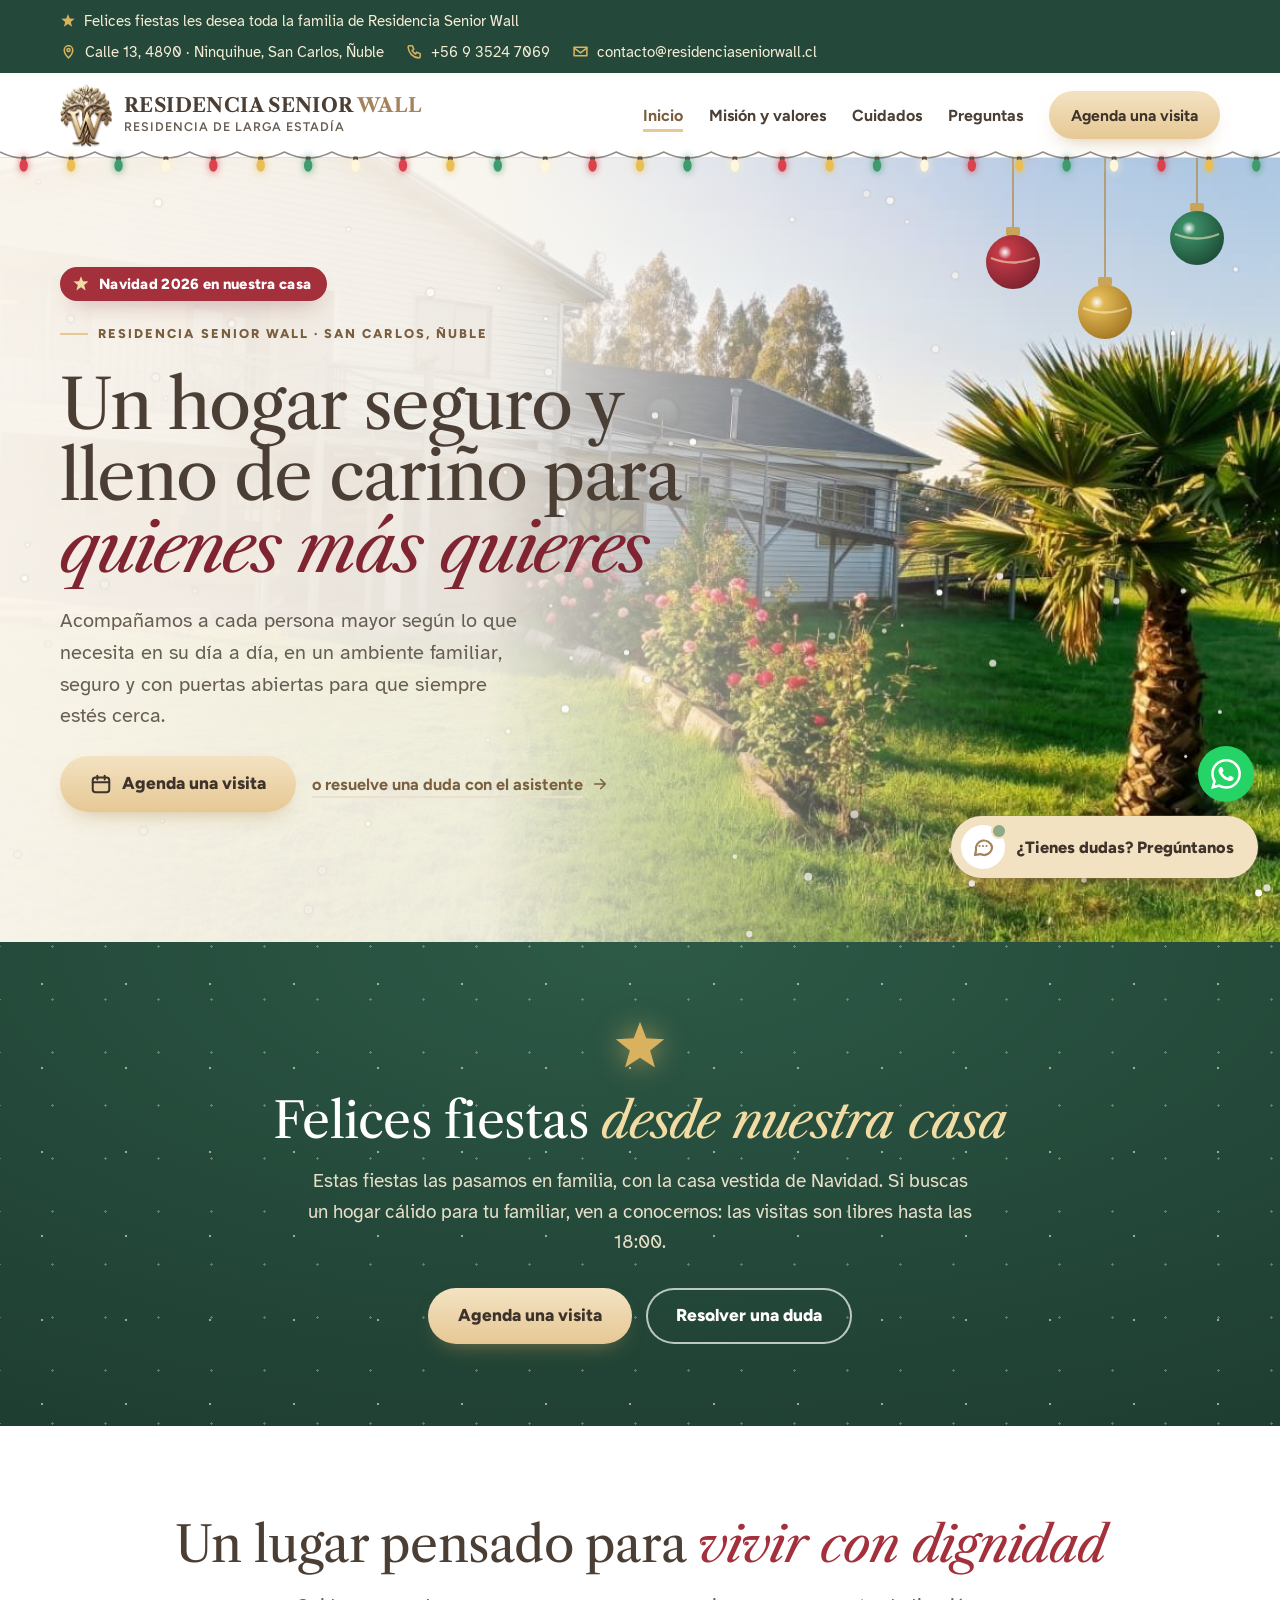
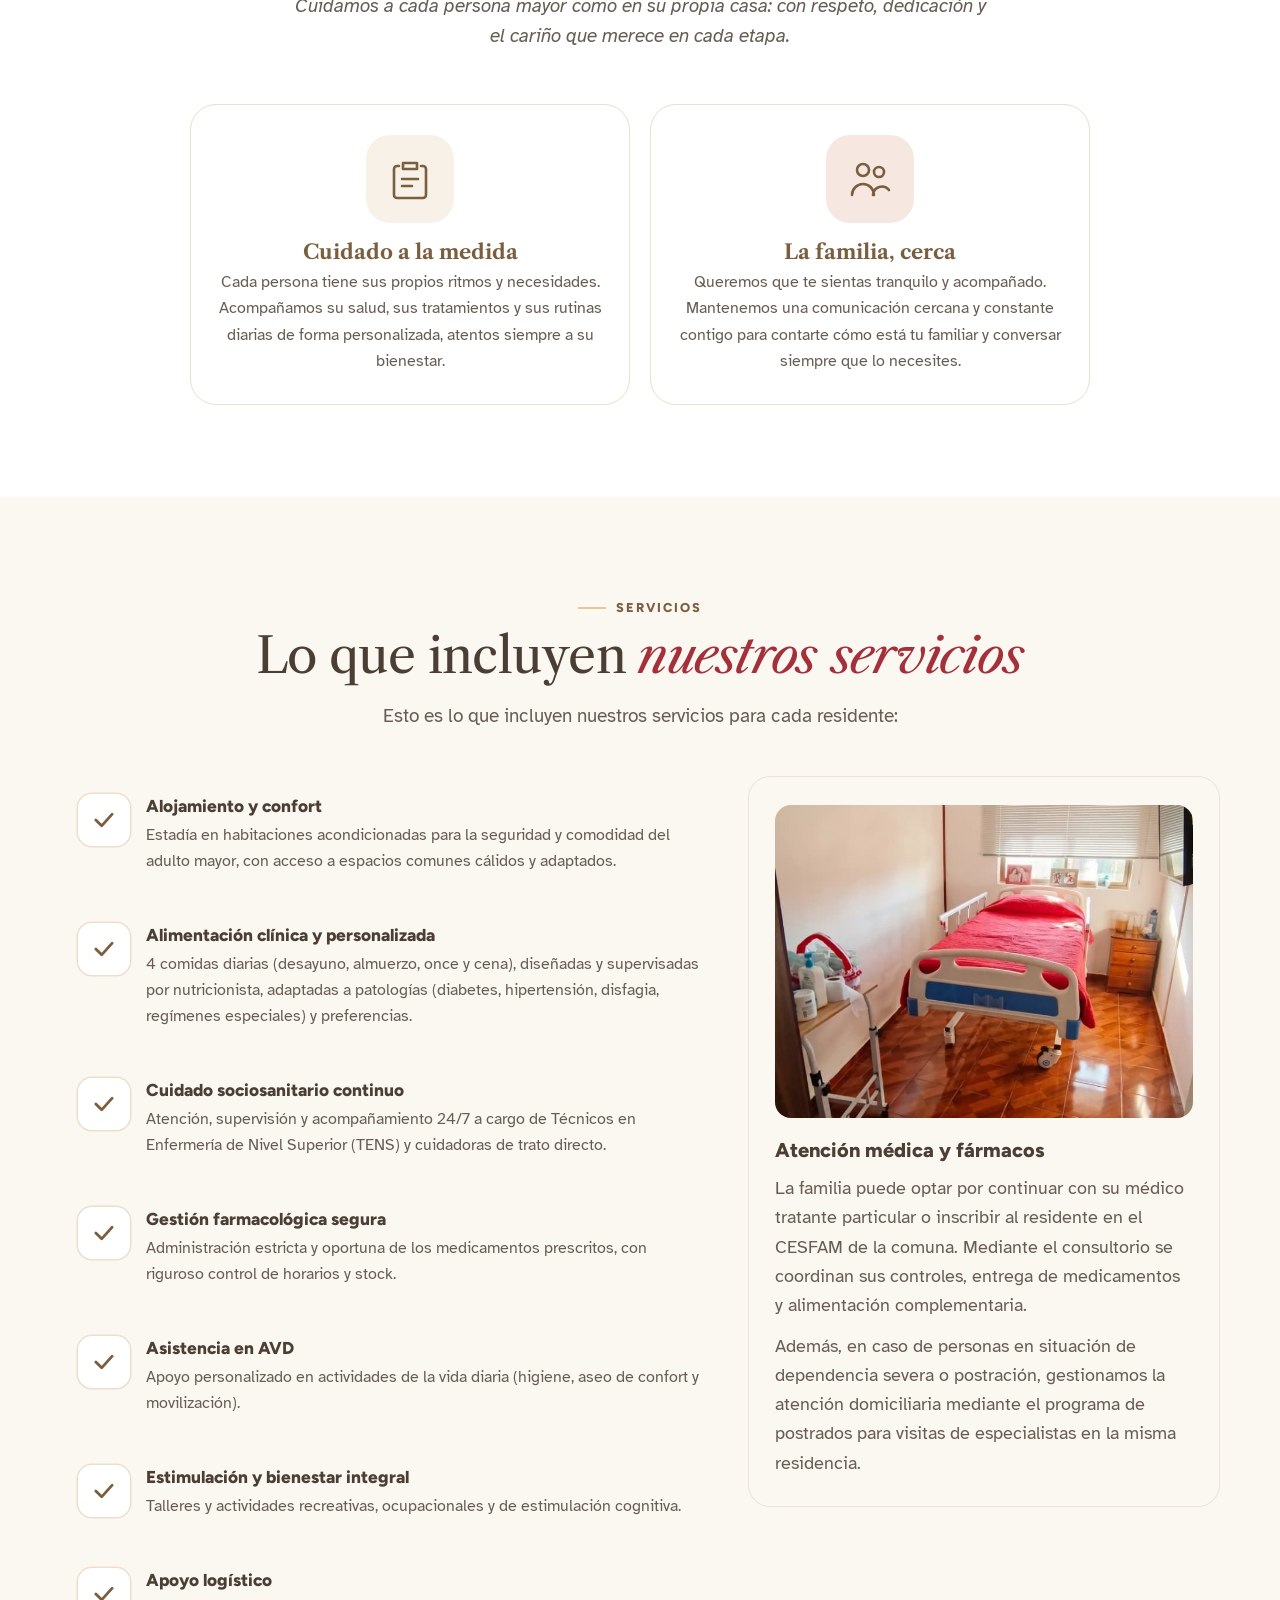
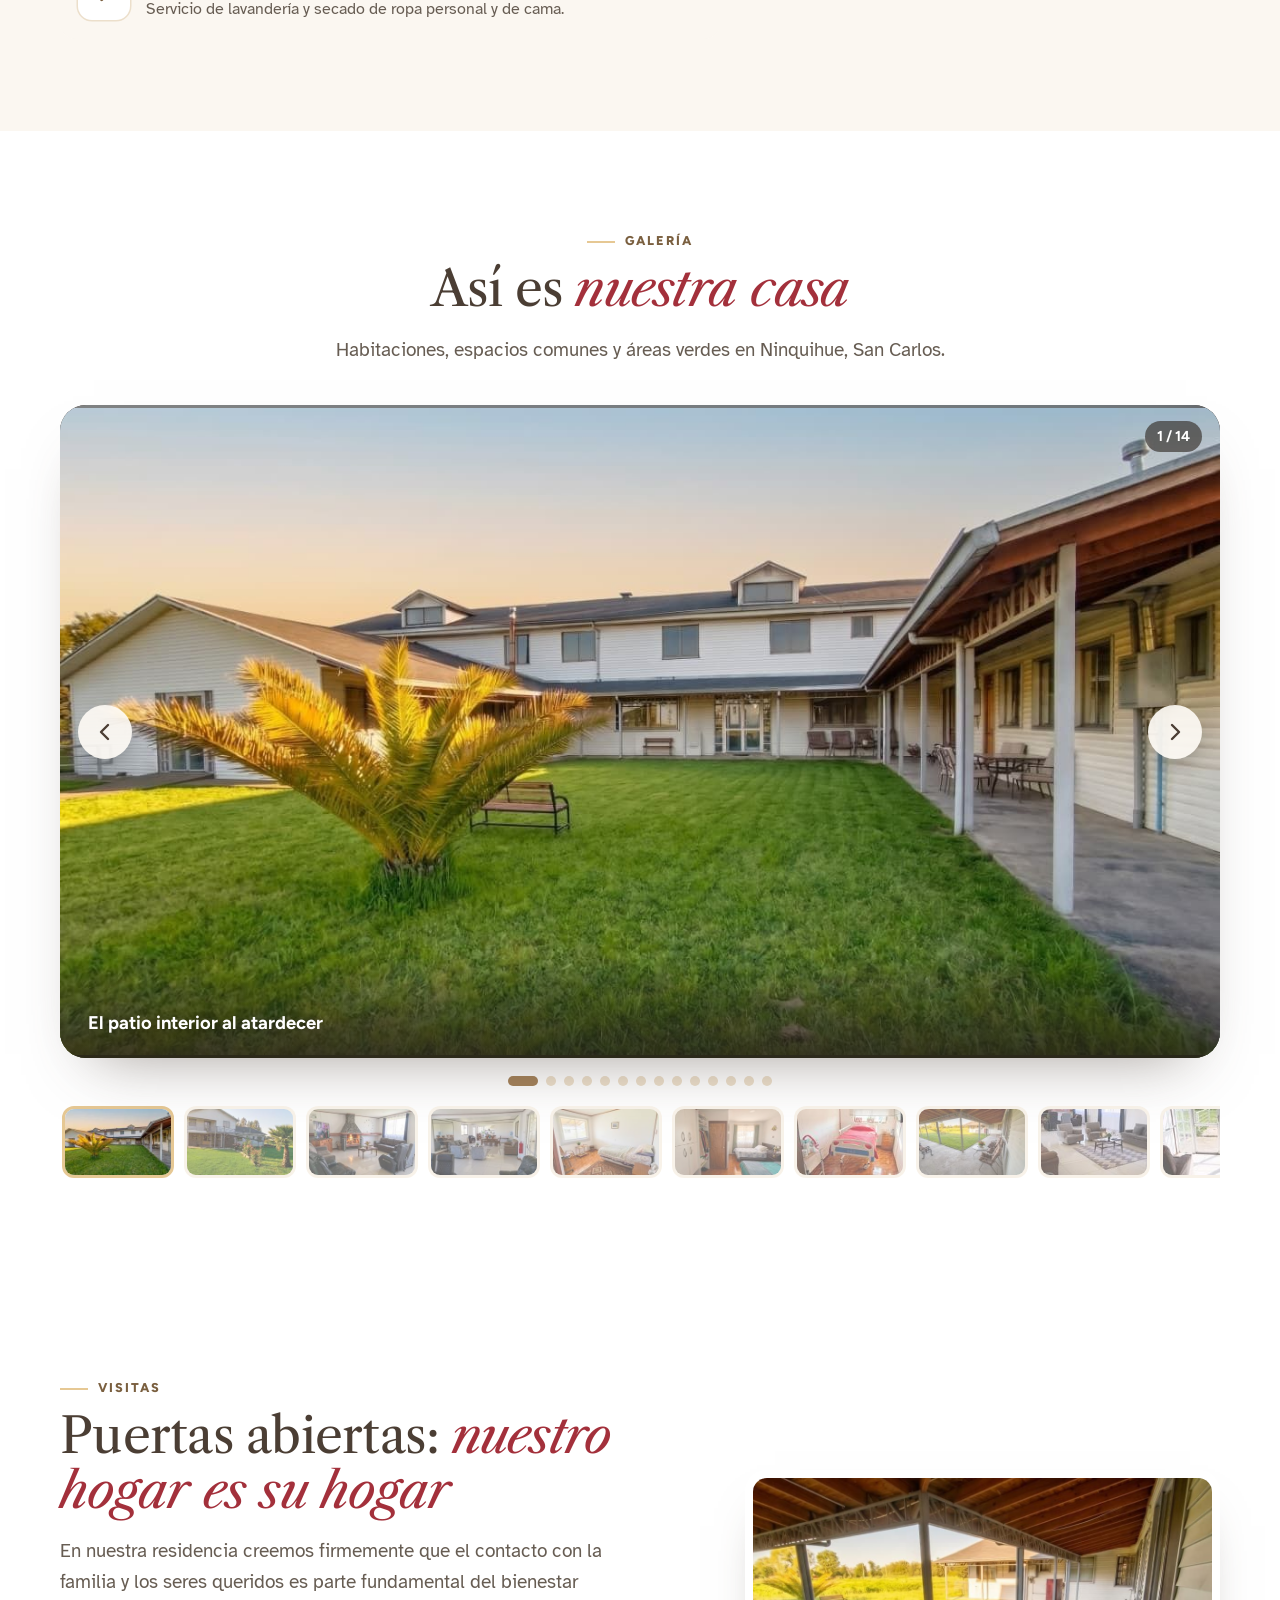
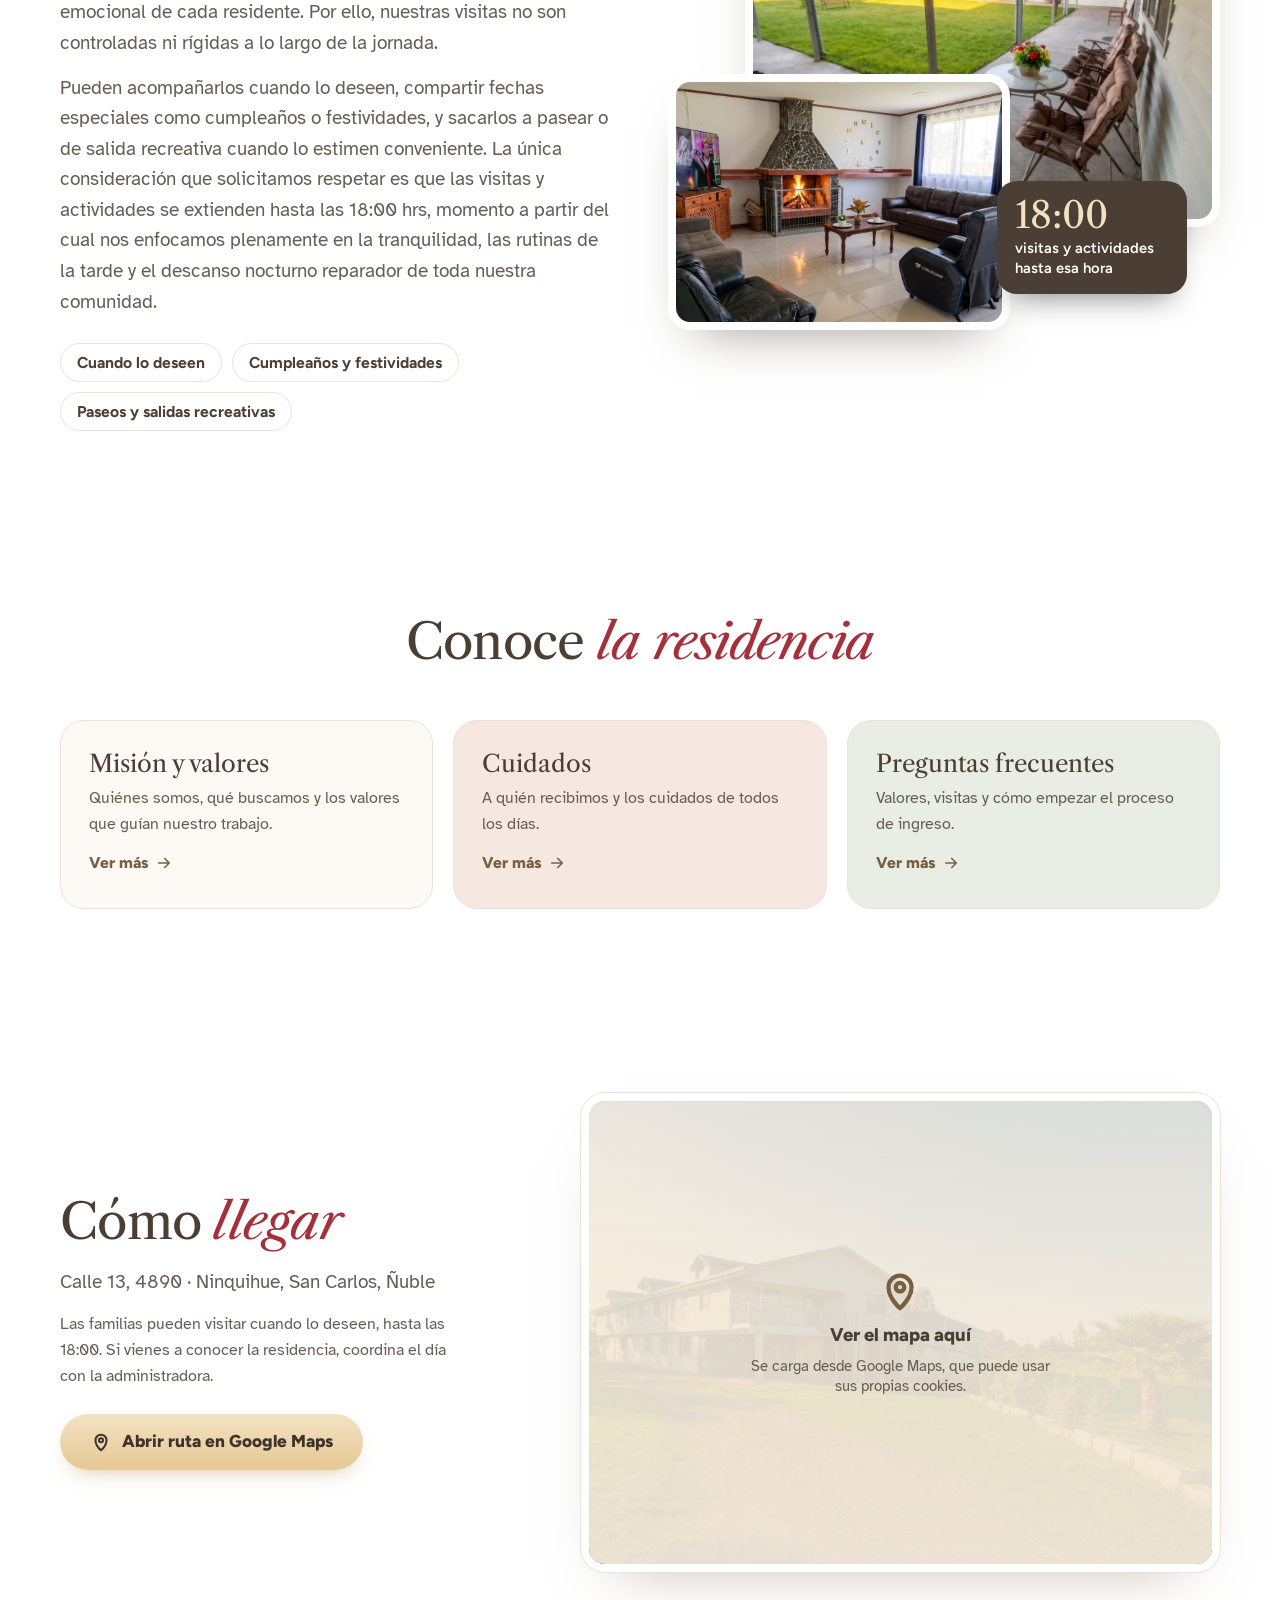
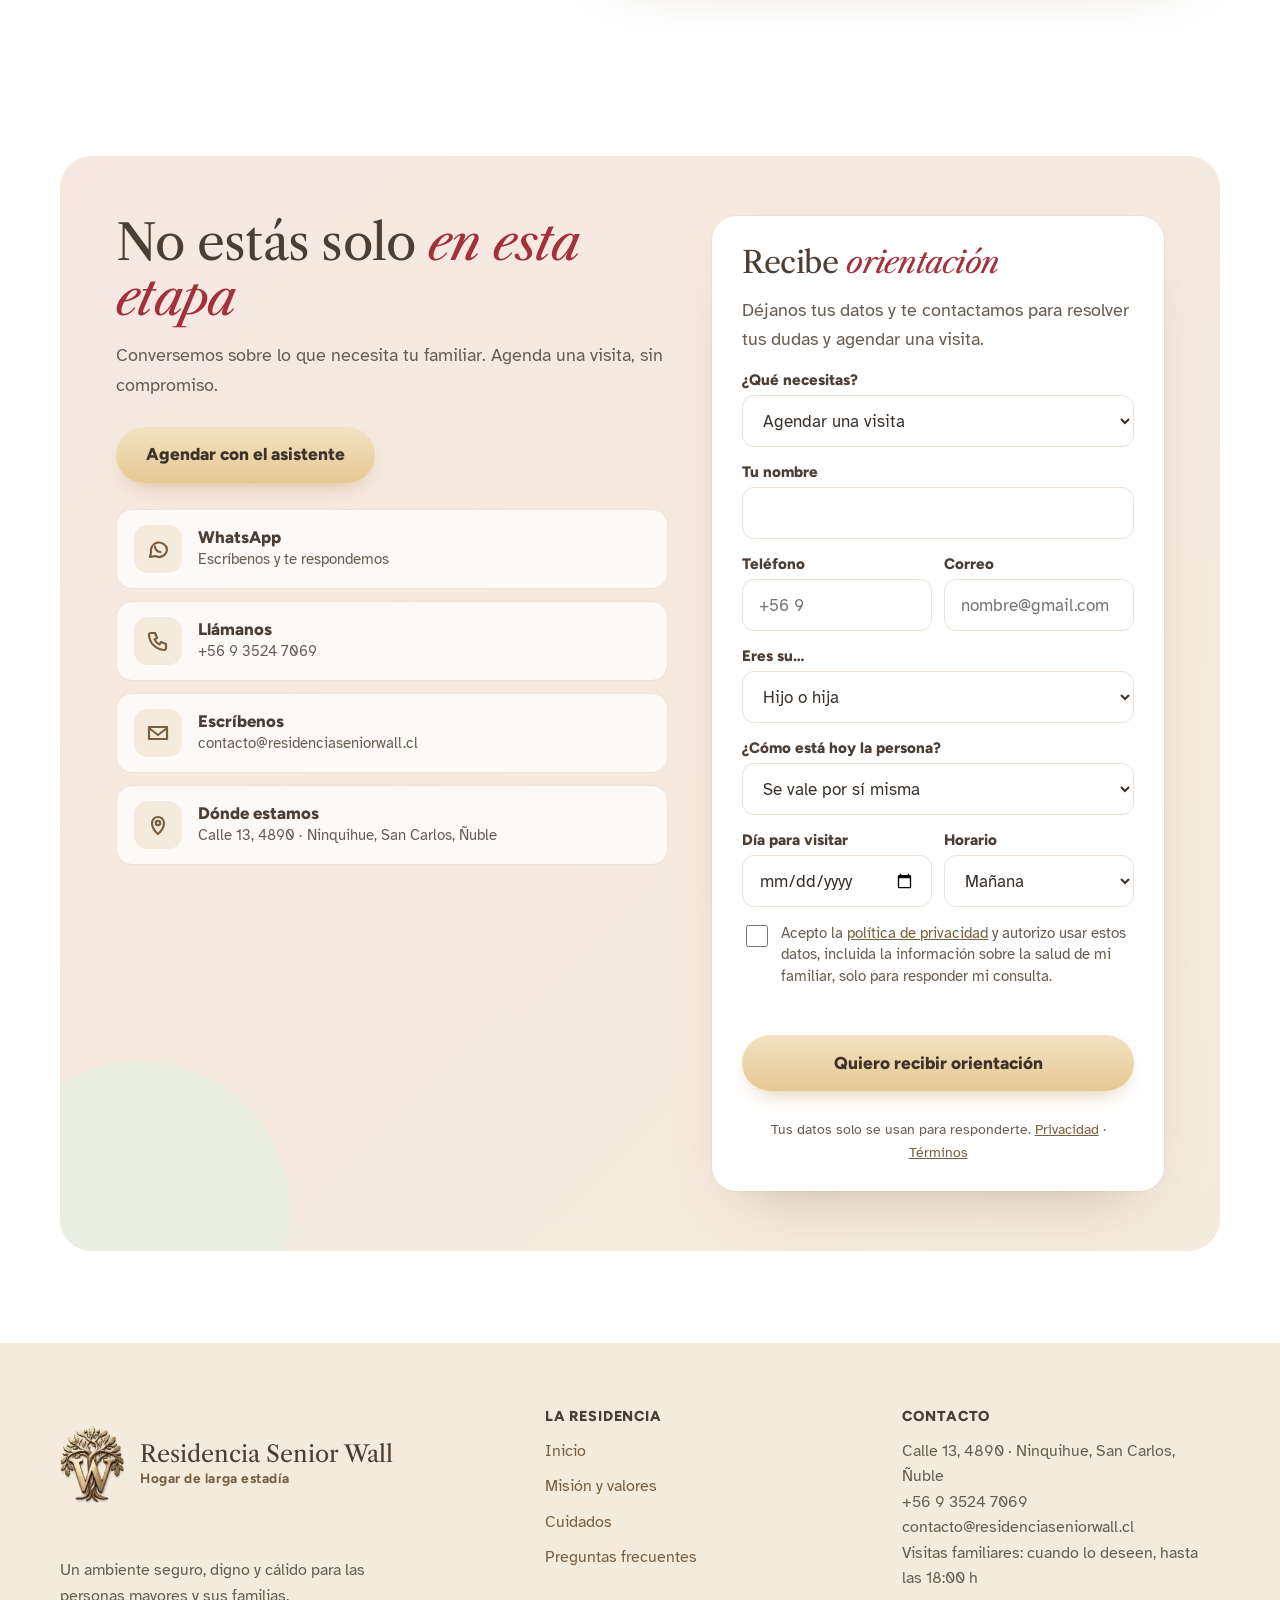
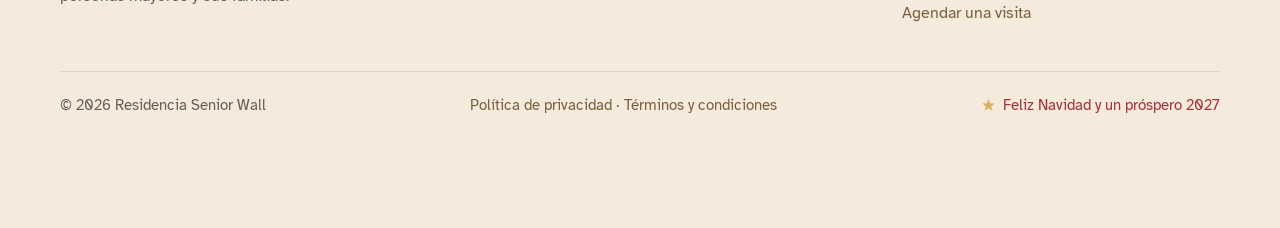
<file: index.html>
<!DOCTYPE html>
<html lang="es-CL">
<head>
<meta charset="UTF-8">
<meta name="viewport" content="width=device-width, initial-scale=1">
<title>Residencia Senior Wall · Residencia para personas mayores en San Carlos, Ñuble</title>
<meta name="description" content="Residencia de larga estadía para personas mayores en San Carlos, Ñuble. Cuidados a la medida de cada residente y la familia informada. Agenda una visita.">
<meta name="theme-color" content="#f4ebdd">
<link rel="canonical" href="https://residenciaseniorwall.cl/">
<meta property="og:type" content="website">
<meta property="og:locale" content="es_CL">
<meta property="og:site_name" content="Residencia Senior Wall">
<meta property="og:title" content="Residencia Senior Wall · Residencia para personas mayores en San Carlos, Ñuble">
<meta property="og:description" content="Residencia de larga estadía para personas mayores en San Carlos, Ñuble. Cuidados a la medida de cada residente y la familia informada. Agenda una visita.">
<meta property="og:url" content="https://residenciaseniorwall.cl/">
<meta property="og:image" content="https://residenciaseniorwall.cl/assets/og.jpg">
<meta property="og:image:width" content="1200">
<meta property="og:image:height" content="630">
<meta property="og:image:alt" content="Logo de Residencia Senior Wall">
<meta name="twitter:card" content="summary_large_image">
<link rel="apple-touch-icon" href="assets/emblema.png">
<link rel="icon" type="image/png" href="assets/emblema.png">
<script type="application/ld+json">
{"@context":"https://schema.org","@type":"LocalBusiness","name":"Residencia Senior Wall","description":"Residencia de larga estadía para personas mayores en San Carlos, Ñuble.","url":"https://residenciaseniorwall.cl/","logo":"https://residenciaseniorwall.cl/assets/emblema.png","image":"https://residenciaseniorwall.cl/assets/og.jpg","email":"contacto@residenciaseniorwall.cl","telephone":"+56935247069","address":{"@type":"PostalAddress","streetAddress":"Calle 13, 4890, Ninquihue","addressLocality":"San Carlos","addressRegion":"Ñuble","addressCountry":"CL"},"geo":{"@type":"GeoCoordinates","latitude":-36.47720935623818,"longitude":-72.01696657085974},"hasMap":"https://www.google.com/maps/search/?api=1&query=-36.47720935623818,-72.01696657085974","areaServed":"CL"}
</script>
<link rel="preconnect" href="https://fonts.googleapis.com">
<link rel="preconnect" href="https://fonts.gstatic.com" crossorigin>
<link href="https://fonts.googleapis.com/css2?family=Atkinson+Hyperlegible:ital,wght@0,400;0,700;1,400&family=Figtree:ital,wght@0,600;0,800;1,700&family=Libre+Caslon+Text:ital,wght@0,400;0,700;1,400&display=swap" rel="stylesheet">
<script>document.documentElement.classList.add('js');</script>
<!-- Datos de la residencia (teléfono, dirección, formulario de Google, fotos…): se editan en assets/config.js -->
<script src="assets/config.js?v=20261028a"></script>
<link rel="stylesheet" href="assets/sitio.css?v=20261028a">
<link rel="stylesheet" href="assets/navidad.css?v=20261121a">
</head>
<body>
<a class="saltar" href="#contenido">Saltar al contenido</a>

<div class="barra">
  <div class="wrap">
    <span class="izq"><svg viewBox="0 0 24 24" fill="none" stroke="currentColor" stroke-width="2.2" stroke-linecap="round" stroke-linejoin="round" aria-hidden="true"><path d="M4 11l8-7 8 7M6 9.5V20h12V9.5"/></svg>Hogar de larga estadía en San Carlos, Ñuble</span>
    <span class="der" id="barra-contacto"></span>
  </div>
</div>

<header class="top" id="top">
  <div class="wrap">
    <a class="marca" href="./" aria-label="Residencia Senior Wall, inicio">
      <img src="assets/emblema.png" alt="" width="52" height="63"><span><b>Residencia Senior <i>Wall</i></b><small>Residencia de larga estadía</small></span>
    </a>
    <button class="menu-btn" type="button" aria-expanded="false" aria-controls="nav" aria-label="Abrir menú">
      <svg viewBox="0 0 24 24" fill="none" stroke="currentColor" stroke-width="2.4" stroke-linecap="round" aria-hidden="true"><path d="M4 7h16M4 12h16M4 17h16"/></svg>
    </button>
    <nav class="nav" id="nav" aria-label="Secciones">
      <a href="./" aria-current="page">Inicio</a>
      <a href="nosotros.html">Misión y valores</a>
      <a href="cuidados.html">Cuidados</a>
      <a href="preguntas.html">Preguntas</a>
      <a class="btn btn-sol" href="#orientacion">Agenda una visita</a>
    </nav>
  </div>
</header>

<main id="contenido">
  <!-- PORTADA -->
  <section class="portada portada-fondo">
    <img class="agua" src="assets/emblema.png" alt="" aria-hidden="true" width="520" height="632">
    <div class="wrap">
      <div>
        <p class="sobre">Residencia Senior Wall · San Carlos, Ñuble</p>
        <h1>Un hogar seguro y lleno de cariño para <em>quienes más quieres</em></h1>
        <p class="lead">Acompañamos a cada persona mayor según lo que necesita en su día a día, en un ambiente familiar, seguro y con puertas abiertas para que siempre estés cerca.</p>
        <div class="acciones">
          <a class="btn btn-sol" href="#orientacion">
            <svg viewBox="0 0 24 24" fill="none" stroke="currentColor" stroke-width="2.2" stroke-linecap="round" stroke-linejoin="round" aria-hidden="true"><rect x="3" y="5" width="18" height="16" rx="3"/><path d="M3 10h18M8 3v4M16 3v4"/></svg>
            Agenda una visita</a>
          <button class="btn-texto" type="button" data-abrir-chat>o resuelve una duda con el asistente
            <svg viewBox="0 0 24 24" fill="none" stroke="currentColor" stroke-width="2.2" stroke-linecap="round" stroke-linejoin="round" aria-hidden="true"><path d="M5 12h14M13 6l6 6-6 6"/></svg></button>
        </div>
      </div>

    </div>
  </section>

  <div class="seremi oculto" id="bloque-seremi">
    <div class="wrap">
      <svg viewBox="0 0 48 48" fill="none" stroke="#fff" stroke-width="2.6" stroke-linecap="round" stroke-linejoin="round" aria-hidden="true"><path d="M24 4l16 6v12c0 10-7 18-16 22C15 40 8 32 8 22V10z"/><path d="M16 24l6 6 10-12"/></svg>
      <div><b>Resolución sanitaria vigente</b><span>Establecimiento autorizado por la SEREMI de Salud</span></div>
    </div>
  </div>

  <!-- LO ESENCIAL -->
  <section id="nosotros">
    <div class="wrap">
      <div class="centro aparece">
        <h2>Un lugar pensado para <span class="t">vivir con dignidad</span></h2>
        <p class="bajada i">Cuidamos a cada persona mayor como en su propia casa: con respeto, dedicación y el cariño que merece en cada etapa.</p>
      </div>
      <div class="pilares dos">
        <div class="pilar aparece"><div class="ico"><svg viewBox="0 0 48 48" fill="none" stroke="currentColor" stroke-width="2.6" stroke-linecap="round" stroke-linejoin="round" aria-hidden="true"><path d="M17 8h14v6H17z"/><path d="M13 11h-2a3 3 0 0 0-3 3v26a3 3 0 0 0 3 3h26a3 3 0 0 0 3-3V14a3 3 0 0 0-3-3h-2"/><path d="M16 24h16M16 31h10"/></svg></div><div><h3>Cuidado a la medida</h3><p>Cada persona tiene sus propios ritmos y necesidades. Acompañamos su salud, sus tratamientos y sus rutinas diarias de forma personalizada, atentos siempre a su bienestar.</p></div></div>
        <div class="pilar aparece"><div class="ico"><svg viewBox="0 0 48 48" fill="none" stroke="currentColor" stroke-width="2.6" stroke-linecap="round" stroke-linejoin="round" aria-hidden="true"><circle cx="17" cy="15" r="6"/><circle cx="33" cy="17" r="5"/><path d="M6 40a11 11 0 0 1 22 0M27 40a9 9 0 0 1 16-5"/></svg></div><div><h3>La familia, cerca</h3><p>Queremos que te sientas tranquilo y acompañado. Mantenemos una comunicación cercana y constante contigo para contarte cómo está tu familiar y conversar siempre que lo necesites.</p></div></div>
      </div>
    </div>
  </section>

  <!-- QUÉ INCLUYEN LOS SERVICIOS (texto del dueño; sin decir «mensualidad», pedido 27-10-2026) -->
  <section class="seccion-gris" id="incluye">
    <div class="wrap">
      <div class="centro aparece">
        <p class="sobre">Servicios</p>
        <h2>Lo que incluyen <span class="t">nuestros servicios</span></h2>
        <p class="bajada">Esto es lo que incluyen nuestros servicios para cada residente:</p>
      </div>
      <div class="incluye-grid">
        <ul class="lista-ficha aparece">
          <li><span class="ico"><svg viewBox="0 0 24 24" fill="none" stroke="currentColor" stroke-width="2.4" stroke-linecap="round" stroke-linejoin="round" aria-hidden="true"><path d="M5 12l5 5 9-10"/></svg></span><div><b>Alojamiento y confort</b><span>Estadía en habitaciones acondicionadas para la seguridad y comodidad del adulto mayor, con acceso a espacios comunes cálidos y adaptados.</span></div></li>
          <li><span class="ico"><svg viewBox="0 0 24 24" fill="none" stroke="currentColor" stroke-width="2.4" stroke-linecap="round" stroke-linejoin="round" aria-hidden="true"><path d="M5 12l5 5 9-10"/></svg></span><div><b>Alimentación clínica y personalizada</b><span>4 comidas diarias (desayuno, almuerzo, once y cena), diseñadas y supervisadas por nutricionista, adaptadas a patologías (diabetes, hipertensión, disfagia, regímenes especiales) y preferencias.</span></div></li>
          <li><span class="ico"><svg viewBox="0 0 24 24" fill="none" stroke="currentColor" stroke-width="2.4" stroke-linecap="round" stroke-linejoin="round" aria-hidden="true"><path d="M5 12l5 5 9-10"/></svg></span><div><b>Cuidado sociosanitario continuo</b><span>Atención, supervisión y acompañamiento 24/7 a cargo de Técnicos en Enfermería de Nivel Superior (TENS) y cuidadoras de trato directo.</span></div></li>
          <li><span class="ico"><svg viewBox="0 0 24 24" fill="none" stroke="currentColor" stroke-width="2.4" stroke-linecap="round" stroke-linejoin="round" aria-hidden="true"><path d="M5 12l5 5 9-10"/></svg></span><div><b>Gestión farmacológica segura</b><span>Administración estricta y oportuna de los medicamentos prescritos, con riguroso control de horarios y stock.</span></div></li>
          <li><span class="ico"><svg viewBox="0 0 24 24" fill="none" stroke="currentColor" stroke-width="2.4" stroke-linecap="round" stroke-linejoin="round" aria-hidden="true"><path d="M5 12l5 5 9-10"/></svg></span><div><b>Asistencia en AVD</b><span>Apoyo personalizado en actividades de la vida diaria (higiene, aseo de confort y movilización).</span></div></li>
          <li><span class="ico"><svg viewBox="0 0 24 24" fill="none" stroke="currentColor" stroke-width="2.4" stroke-linecap="round" stroke-linejoin="round" aria-hidden="true"><path d="M5 12l5 5 9-10"/></svg></span><div><b>Estimulación y bienestar integral</b><span>Talleres y actividades recreativas, ocupacionales y de estimulación cognitiva.</span></div></li>
          <li><span class="ico"><svg viewBox="0 0 24 24" fill="none" stroke="currentColor" stroke-width="2.4" stroke-linecap="round" stroke-linejoin="round" aria-hidden="true"><path d="M5 12l5 5 9-10"/></svg></span><div><b>Apoyo logístico</b><span>Servicio de lavandería y secado de ropa personal y de cama.</span></div></li>
        </ul>
        <div class="aparece medico">
          <img src="assets/fotos/habitacion-cama-clinica.jpg" alt="Habitación con cama clínica" loading="lazy" width="714" height="1280">
          <h3>Atención médica y fármacos</h3>
          <p>La familia puede optar por continuar con su médico tratante particular o inscribir al residente en el CESFAM de la comuna. Mediante el consultorio se coordinan sus controles, entrega de medicamentos y alimentación complementaria.</p>
          <p>Además, en caso de personas en situación de dependencia severa o postración, gestionamos la atención domiciliaria mediante el programa de postrados para visitas de especialistas en la misma residencia.</p>
        </div>
      </div>
    </div>
  </section>

  <!-- GALERÍA (fotos reales, se llenan desde assets/config.js) -->
  <section class="oculto" id="bloque-galeria">
    <div class="wrap">
      <div class="centro aparece"><p class="sobre">Galería</p><h2>Así es <span class="t">nuestra casa</span></h2><p class="bajada">Habitaciones, espacios comunes y áreas verdes en Ninquihue, San Carlos.</p></div>
      <div class="galeria" id="galeria"></div>
    </div>
  </section>

  <!-- PUERTAS ABIERTAS (texto del dueño, 27-10-2026) -->
  <section id="puertas-abiertas">
    <div class="wrap">
      <div class="puertas">
      <div class="aparece puertas-texto">
        <p class="sobre">Visitas</p>
        <h2>Puertas abiertas: <span class="t">nuestro hogar es su hogar</span></h2>
        <p class="bajada">En nuestra residencia creemos firmemente que el contacto con la familia y los seres queridos es parte fundamental del bienestar emocional de cada residente. Por ello, nuestras visitas no son controladas ni rígidas a lo largo de la jornada.</p>
        <p class="bajada">Pueden acompañarlos cuando lo deseen, compartir fechas especiales como cumpleaños o festividades, y sacarlos a pasear o de salida recreativa cuando lo estimen conveniente. La única consideración que solicitamos respetar es que las visitas y actividades se extienden hasta las 18:00 hrs, momento a partir del cual nos enfocamos plenamente en la tranquilidad, las rutinas de la tarde y el descanso nocturno reparador de toda nuestra comunidad.</p>
        <ul class="puertas-claves">
          <li>Cuando lo deseen</li><li>Cumpleaños y festividades</li><li>Paseos y salidas recreativas</li>
        </ul>
      </div>
      <div class="puertas-fotos aparece" aria-hidden="true">
        <img class="pf-1" src="assets/fotos/corredor-exterior.jpg" alt="" loading="lazy" width="1280" height="714">
        <img class="pf-2" src="assets/fotos/living-chimenea.jpg" alt="" loading="lazy" width="1280" height="714">
        <span class="pf-sello"><b>18:00</b>visitas y actividades hasta esa hora</span>
      </div>
      </div>
    </div>
  </section>

  <!-- CONOCE MÁS: lleva a las otras pestañas -->
  <section id="conoce">
    <div class="wrap">
      <div class="centro aparece"><h2>Conoce <span class="t">la residencia</span></h2></div>
      <div class="accesos">
        <a class="acceso aparece" href="nosotros.html"><h3>Misión y valores</h3><p>Quiénes somos, qué buscamos y los valores que guían nuestro trabajo.</p><span>Ver más <svg viewBox="0 0 24 24" fill="none" stroke="currentColor" stroke-width="2.2" stroke-linecap="round" stroke-linejoin="round" aria-hidden="true"><path d="M5 12h14M13 6l6 6-6 6"/></svg></span></a>
        <a class="acceso aparece" href="cuidados.html"><h3>Cuidados</h3><p>A quién recibimos y los cuidados de todos los días.</p><span>Ver más <svg viewBox="0 0 24 24" fill="none" stroke="currentColor" stroke-width="2.2" stroke-linecap="round" stroke-linejoin="round" aria-hidden="true"><path d="M5 12h14M13 6l6 6-6 6"/></svg></span></a>
        <a class="acceso aparece" href="preguntas.html"><h3>Preguntas frecuentes</h3><p>Valores, visitas y cómo empezar el proceso de ingreso.</p><span>Ver más <svg viewBox="0 0 24 24" fill="none" stroke="currentColor" stroke-width="2.2" stroke-linecap="round" stroke-linejoin="round" aria-hidden="true"><path d="M5 12h14M13 6l6 6-6 6"/></svg></span></a>
      </div>
    </div>
  </section>

  <!-- TESTIMONIOS (solo reales) -->
  <section class="oculto" id="bloque-testimonios">
    <div class="wrap">
      <div class="centro aparece"><h2>Lo que dicen <span class="t">las familias</span></h2></div>
      <div class="testimonios" id="testimonios"></div>
    </div>
  </section>

  <!-- CÓMO LLEGAR (se muestra si hay coordenadas en assets/config.js) -->
  <section class="oculto" id="bloque-mapa">
    <div class="wrap mapa-grid">
      <div class="aparece">
        <h2>Cómo <span class="t">llegar</span></h2>
        <p class="bajada" style="margin-left:0" id="mapa-dir"></p>
        <p class="nota-mapa">Las familias pueden visitar cuando lo deseen, hasta las 18:00. Si vienes a conocer la residencia, coordina el día con la administradora.</p>
        <p style="margin-top:24px"><a class="btn btn-sol" id="mapa-ruta" href="#" target="_blank" rel="noopener">
          <svg viewBox="0 0 24 24" fill="none" stroke="currentColor" stroke-width="2.2" stroke-linecap="round" stroke-linejoin="round" aria-hidden="true"><path d="M12 21s-6-5.2-6-11a6 6 0 0 1 12 0c0 5.8-6 11-6 11z"/><circle cx="12" cy="10" r="2.2"/></svg>
          Abrir ruta en Google Maps</a></p>
      </div>
      <div class="mapa aparece" id="mapa"></div>
    </div>
  </section>

  <!-- CONTACTO (al final, pedido del dueño 27-10-2026): formulario + canales -->
  <section id="bloque-contacto">
    <div class="wrap">
      <div class="cierre contacto-final" id="contacto">
      <div class="contacto-info aparece">
        <h2>No estás solo <span class="t">en esta etapa</span></h2>
        <p>Conversemos sobre lo que necesita tu familiar. Agenda una visita, sin compromiso.</p>
        <p style="margin-top:26px"><button class="btn btn-sol" type="button" data-abrir-chat data-flujo="visita">Agendar con el asistente</button></p>
        <ul class="canales" id="canales"></ul>
      </div>
      <!-- Formulario: arma el mensaje y lo envía por correo/WhatsApp -->
    <div class="orienta aparece" id="orientacion">
      <h2>Recibe <span class="t">orientación</span></h2>
      <p>Déjanos tus datos y te contactamos para resolver tus dudas y agendar una visita.</p>
      <form id="form-orienta" novalidate>
        <div class="campo"><label for="f-motivo">¿Qué necesitas?</label>
          <select id="f-motivo" name="motivo"><option>Agendar una visita</option><option>Recibir orientación</option><option>Consultar valores y cupos</option></select></div>
        <div class="campo"><label for="f-nombre">Tu nombre</label><input id="f-nombre" name="nombre" autocomplete="name" maxlength="60" required></div>
        <div class="dos">
          <div class="campo"><label for="f-tel">Teléfono</label><input id="f-tel" name="telefono" type="tel" autocomplete="tel" inputmode="tel" maxlength="20" placeholder="+56 9" required></div>
          <div class="campo"><label for="f-correo">Correo</label><input id="f-correo" name="correo" type="email" autocomplete="email" inputmode="email" maxlength="120" placeholder="nombre@gmail.com" required></div>
        </div>
        <div class="campo"><label for="f-rel">Eres su…</label>
          <select id="f-rel" name="relacion"><option>Hijo o hija</option><option>Nieto o nieta</option><option>Pareja</option><option>Otro familiar</option><option>Es para mí</option></select></div>
        <div class="campo"><label for="f-nivel">¿Cómo está hoy la persona?</label>
          <select id="f-nivel" name="nivel"><option>Se vale por sí misma</option><option>Necesita ayuda en parte del día</option><option>Pasa en cama la mayor parte del tiempo</option><option>No estoy seguro</option></select></div>
        <div class="dos" id="f-visita">
          <div class="campo"><label for="f-dia">Día para visitar</label><input id="f-dia" name="dia" type="date"></div>
          <div class="campo"><label for="f-franja">Horario</label>
            <select id="f-franja" name="franja"><option>Mañana</option><option>Tarde</option><option>Me da igual</option></select></div>
        </div>
        <label class="consiente" for="f-acepto"><input id="f-acepto" name="acepto" type="checkbox">
          <span>Acepto la <a href="privacidad.html" target="_blank">política de privacidad</a> y autorizo usar estos datos, incluida la información sobre la salud de mi familiar, solo para responder mi consulta.</span></label>
        <div class="trampa" aria-hidden="true"><label for="f-web">No llenar este campo</label><input id="f-web" name="sitio_web" type="text" tabindex="-1" autocomplete="off"></div>
        <p class="error" id="f-error" role="alert"></p>
        <button class="btn btn-sol" type="submit">Quiero recibir orientación</button>
        <div class="envio" id="f-envio" hidden></div>
        <p class="nota">Tus datos solo se usan para responderte. <a href="privacidad.html">Privacidad</a> · <a href="terminos.html">Términos</a></p>
      </form>
    </div>
      </div>
    </div>
  </section>
</main>

<footer>
  <div class="wrap pie-grid">
    <div class="pie-marca">
      <img src="assets/emblema.png" alt="" width="64" height="78" loading="lazy">
      <div><b>Residencia Senior Wall</b><span>Hogar de larga estadía</span></div>
      <p>Un ambiente seguro, digno y cálido para las personas mayores y sus familias.</p>
    </div>
    <nav class="pie-col" aria-label="Páginas">
      <b>La residencia</b>
      <a href="./">Inicio</a><a href="nosotros.html">Misión y valores</a><a href="cuidados.html">Cuidados</a><a href="preguntas.html">Preguntas frecuentes</a>
    </nav>
    <div class="pie-col">
      <b>Contacto</b>
      <span id="pie-datos"></span>
      <a href="#orientacion">Agendar una visita</a>
    </div>
  </div>
  <div class="wrap pie-legal">
    <span>© <span id="anio">2026</span> Residencia Senior Wall</span>
    <span><a href="privacidad.html">Política de privacidad</a> · <a href="terminos.html">Términos y condiciones</a></span>
  </div>
</footer>

<!-- Asistente -->
<button class="chat-btn" type="button" id="chat-btn" aria-haspopup="dialog" aria-controls="chat" aria-expanded="false">
  <span class="bolita"><svg viewBox="0 0 24 24" fill="none" stroke="currentColor" stroke-width="2.2" stroke-linecap="round" stroke-linejoin="round" aria-hidden="true"><path d="M21 12a8 8 0 0 1-11.6 7.1L4 20l1-4.6A8 8 0 1 1 21 12z"/><path d="M8.5 11h.01M12 11h.01M15.5 11h.01"/></svg></span>
  <span class="txt">¿Tienes dudas? Pregúntanos</span>
</button>
<div class="chat" id="chat" role="dialog" aria-modal="false" aria-labelledby="chat-titulo" hidden>
  <div class="chat-cab">
    <div class="av"><img src="assets/emblema.png" alt="" width="34" height="41" loading="lazy"></div>
    <div><b id="chat-titulo">Asistente Senior Wall</b><small>Asistente automático · una persona del equipo responde tu solicitud</small></div>
    <button class="chat-x" type="button" aria-label="Cerrar asistente"><svg viewBox="0 0 24 24" fill="none" stroke="currentColor" stroke-width="2.4" stroke-linecap="round" aria-hidden="true"><path d="M6 6l12 12M18 6 6 18"/></svg></button>
  </div>
  <div class="chat-log" id="chat-log" aria-live="polite"></div>
  <div class="chat-ops" id="chat-ops"></div>
  <form class="chat-form" id="chat-form">
    <label class="sr" for="chat-in">Escribe tu pregunta</label>
    <input id="chat-in" type="text" maxlength="300" autocomplete="off" placeholder="Escribe tu pregunta…">
    <button type="submit" aria-label="Enviar"><svg viewBox="0 0 24 24" fill="none" stroke="currentColor" stroke-width="2.4" stroke-linecap="round" stroke-linejoin="round" aria-hidden="true"><path d="M4 12h15M13 6l6 6-6 6"/></svg></button>
  </form>
</div>
<!-- WhatsApp directo (se muestra solo si hay número en RESIDENCIA.whatsapp) -->
<a class="wa-flot" id="wa-flot" href="#" target="_blank" rel="noopener" aria-label="Escríbenos por WhatsApp" title="Escríbenos por WhatsApp" hidden>
  <svg viewBox="0 0 24 24" aria-hidden="true"><path fill="currentColor" d="M17.472 14.382c-.297-.149-1.758-.867-2.03-.967-.273-.099-.471-.148-.67.15-.197.297-.767.966-.94 1.164-.173.199-.347.223-.644.075-.297-.15-1.255-.463-2.39-1.475-.883-.788-1.48-1.761-1.653-2.059-.173-.297-.018-.458.13-.606.134-.133.298-.347.446-.52.149-.174.198-.298.298-.497.099-.198.05-.371-.025-.52-.075-.149-.669-1.612-.916-2.207-.242-.579-.487-.5-.669-.51-.173-.008-.371-.01-.57-.01-.198 0-.52.074-.792.372-.272.297-1.04 1.016-1.04 2.479 0 1.462 1.065 2.875 1.213 3.074.149.198 2.096 3.2 5.077 4.487.709.306 1.262.489 1.694.625.712.227 1.36.195 1.871.118.571-.085 1.758-.719 2.006-1.413.248-.694.248-1.289.173-1.413-.074-.124-.272-.198-.57-.347m-5.421 7.403h-.004a9.87 9.87 0 01-5.031-1.378l-.361-.214-3.741.982.998-3.648-.235-.374a9.86 9.860 0 01-1.51-5.26c.001-5.45 4.436-9.884 9.888-9.884 2.64 0 5.122 1.03 6.988 2.898a9.825 9.825 0 012.893 6.994c-.003 5.45-4.437 9.884-9.885 9.884m8.413-18.297A11.815 11.815 0 0012.05 0C5.495 0 .16 5.335.157 11.892c0 2.096.547 4.142 1.588 5.945L.057 24l6.305-1.654a11.882 11.882 0 005.683 1.448h.005c6.554 0 11.890-5.335 11.893-11.893a11.821 11.821 0 00-3.48-8.413Z"/></svg>
</a>

<script src="assets/sitio.js?v=20261028a"></script>
<script src="assets/navidad.js?v=20261121a"></script>
<!-- contador de visitas -->
<script>(function(){try{var L=localStorage,S=sessionStorage;if(location.search.indexOf('yo=1')>-1)L.setItem('soy-de-la-casa','1');
if(L.getItem('soy-de-la-casa')||S.getItem('visita-contada'))return;S.setItem('visita-contada','1');
var c=JSON.stringify({s:'residenciaseniorwall'});
if(navigator.sendBeacon)navigator.sendBeacon('https://n8n-production-003b9.up.railway.app/webhook/visita',c);else fetch('https://n8n-production-003b9.up.railway.app/webhook/visita',{method:'POST',body:c,keepalive:true});}catch(e){}})();</script>
</body>
</html>
</file>
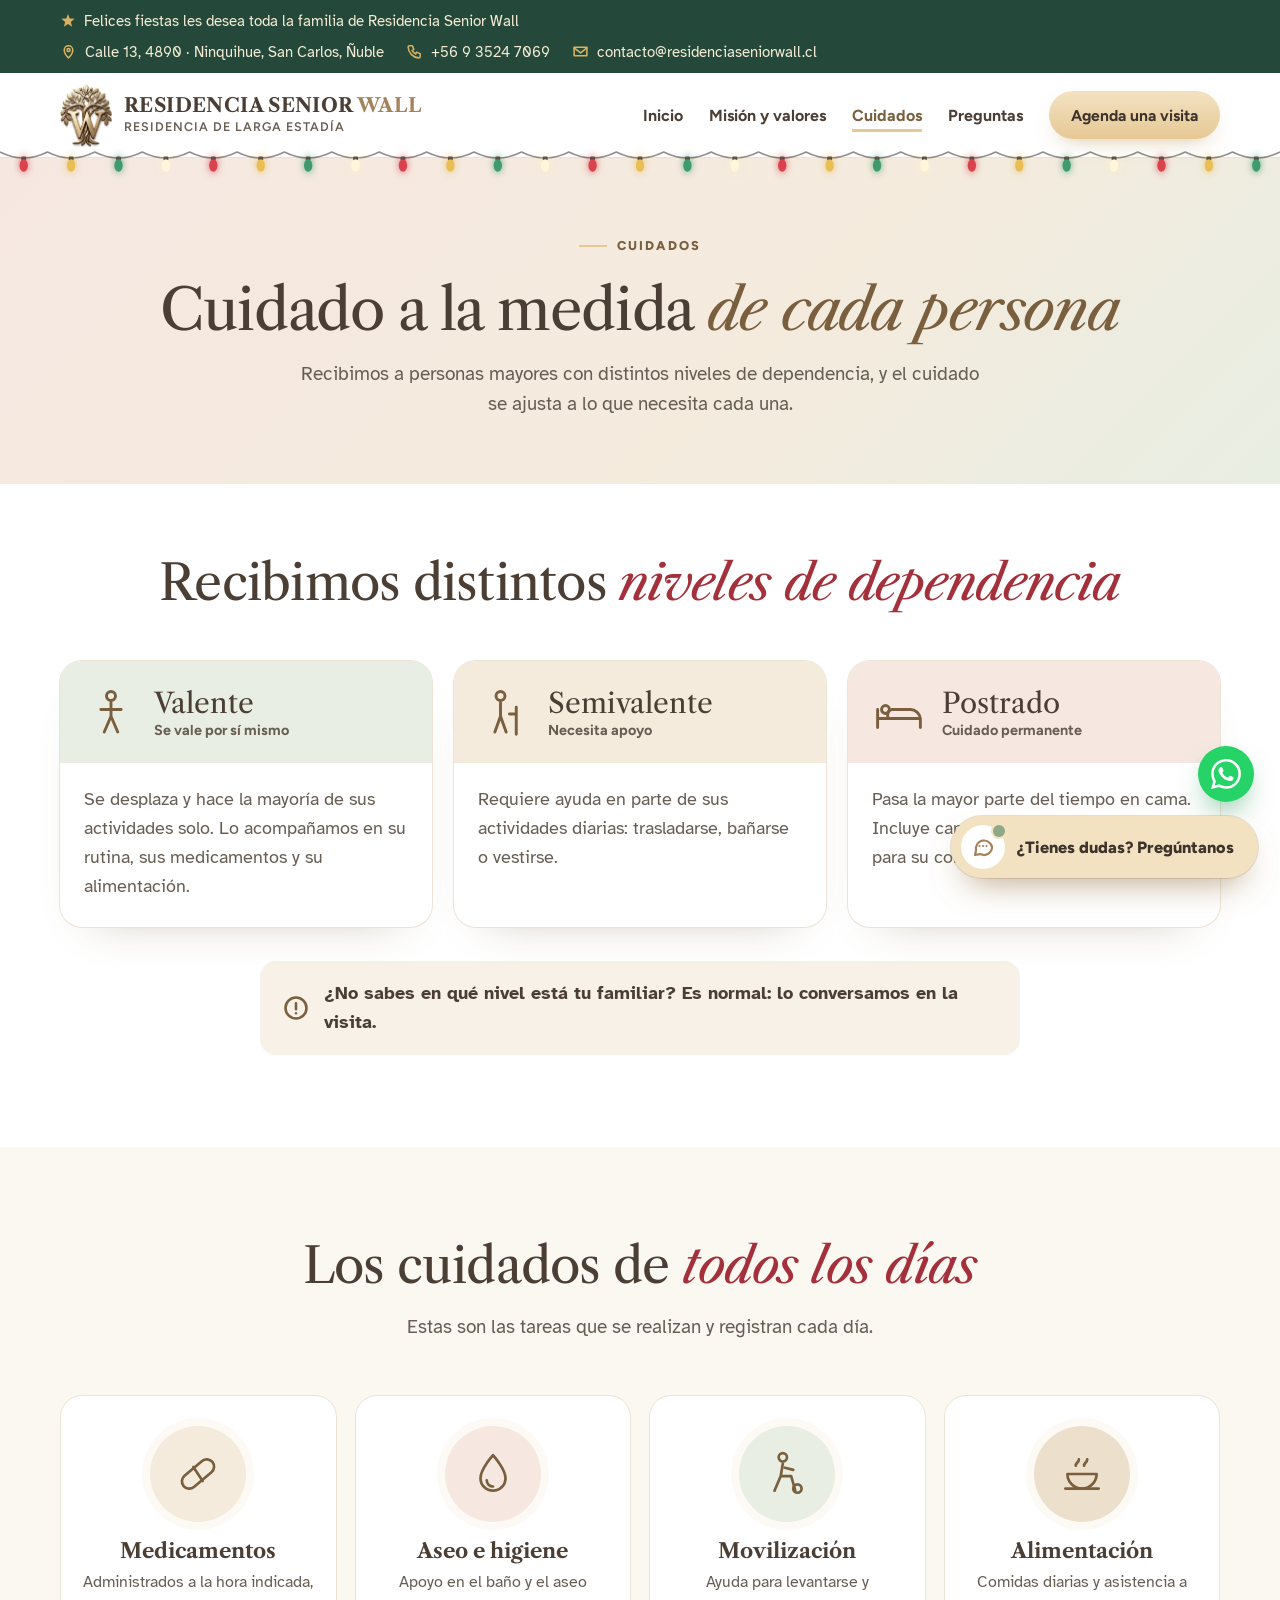
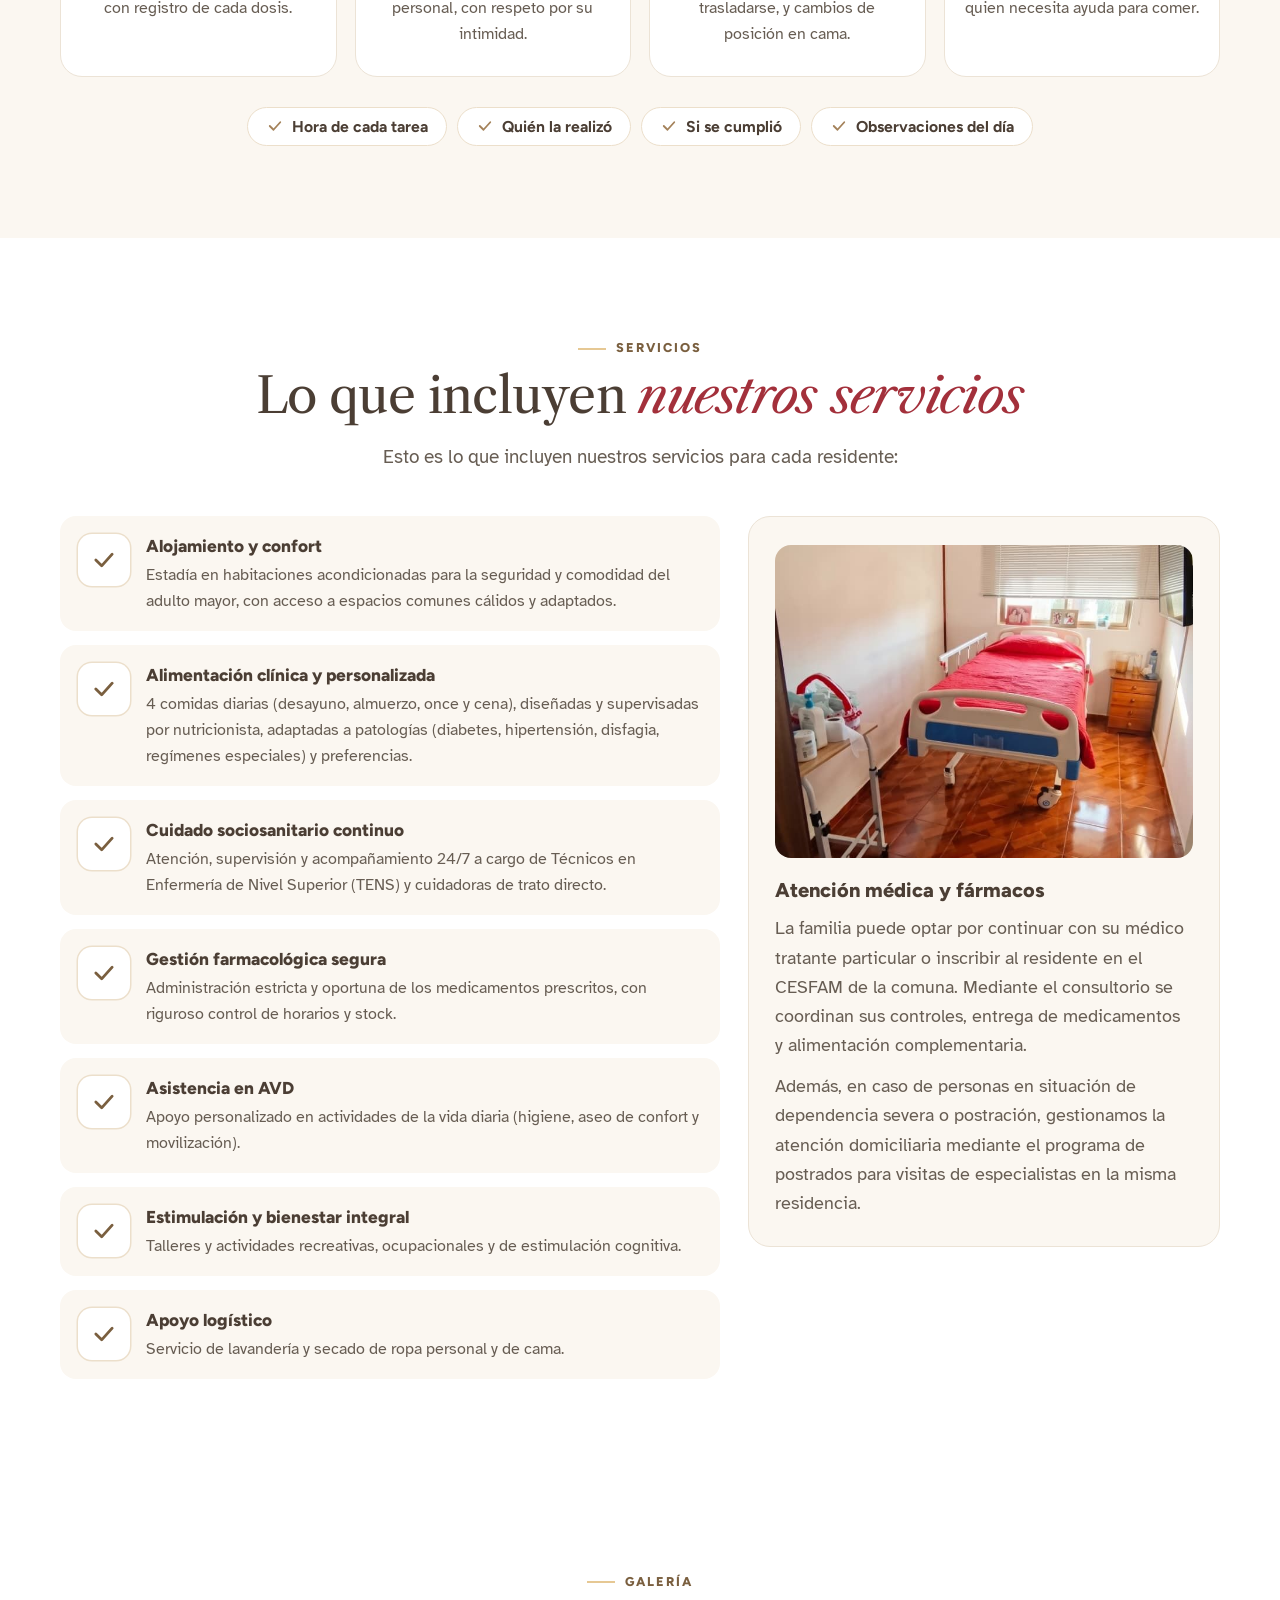
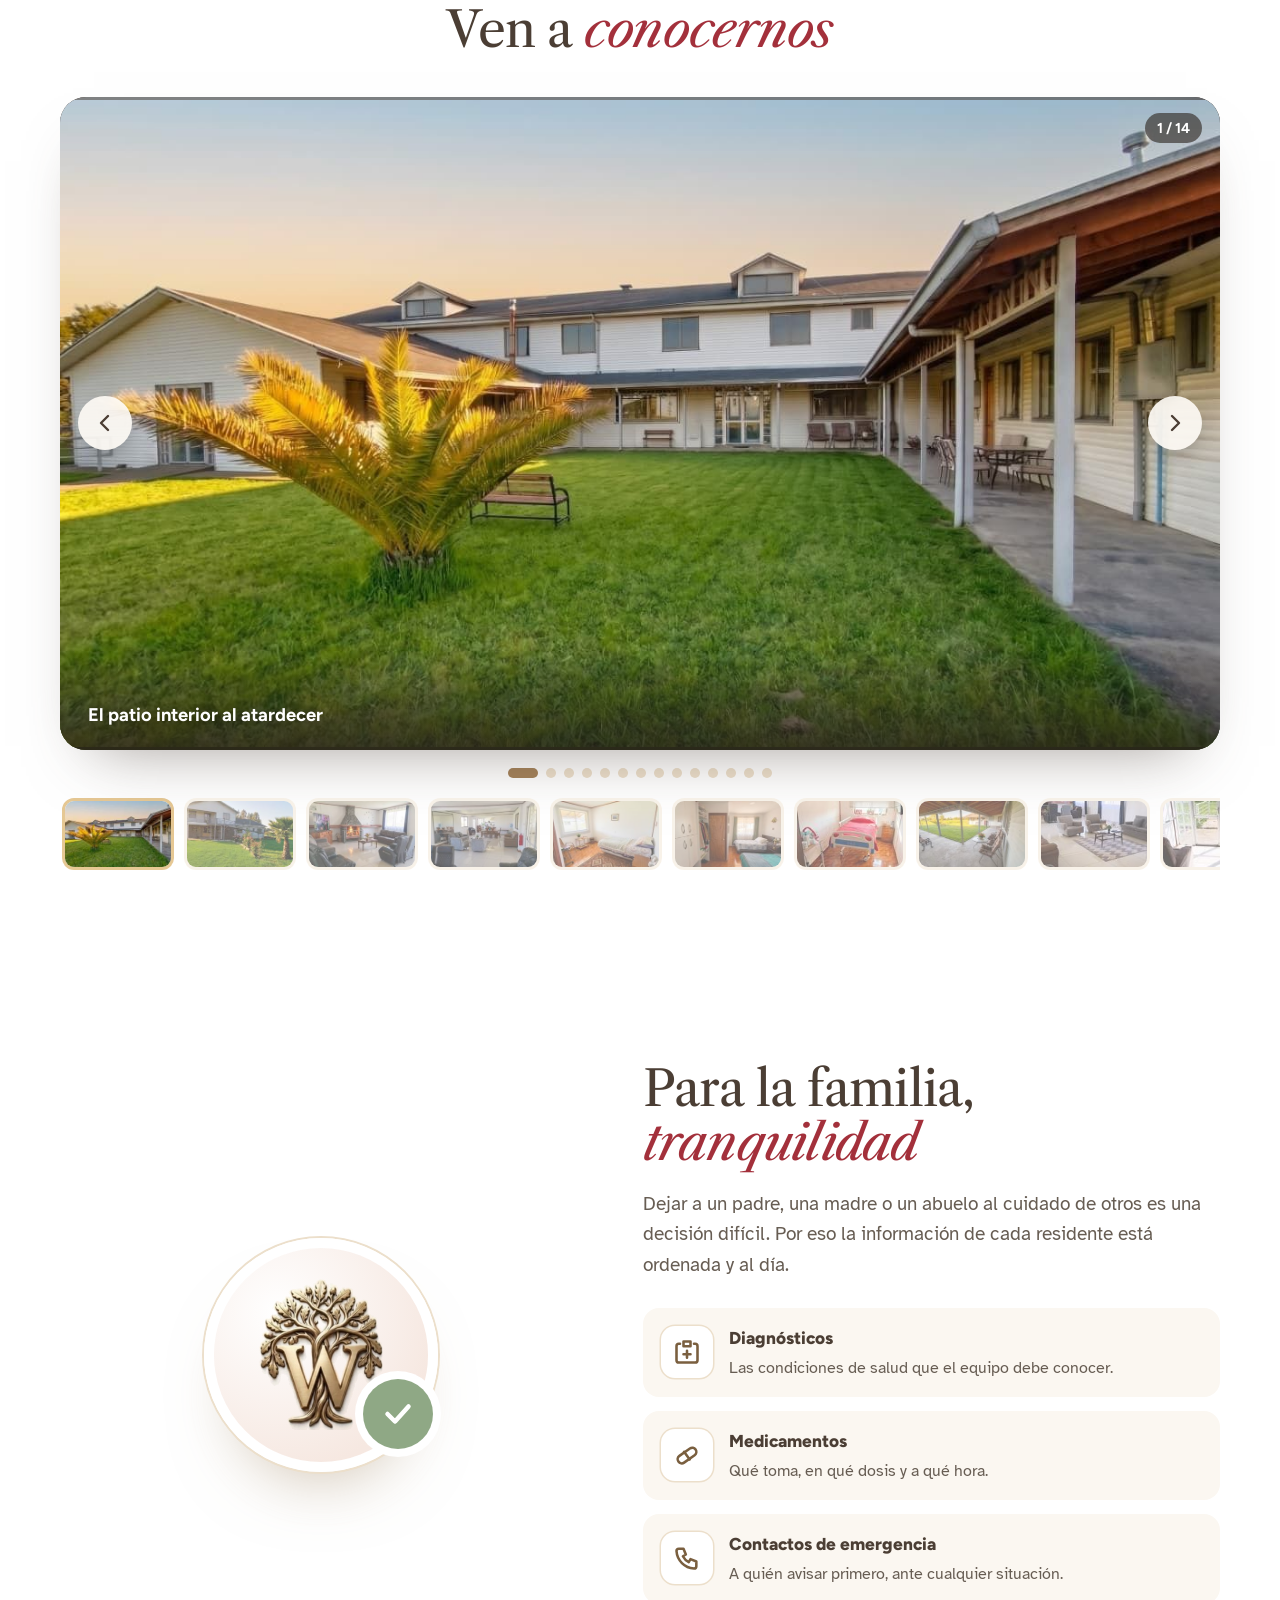
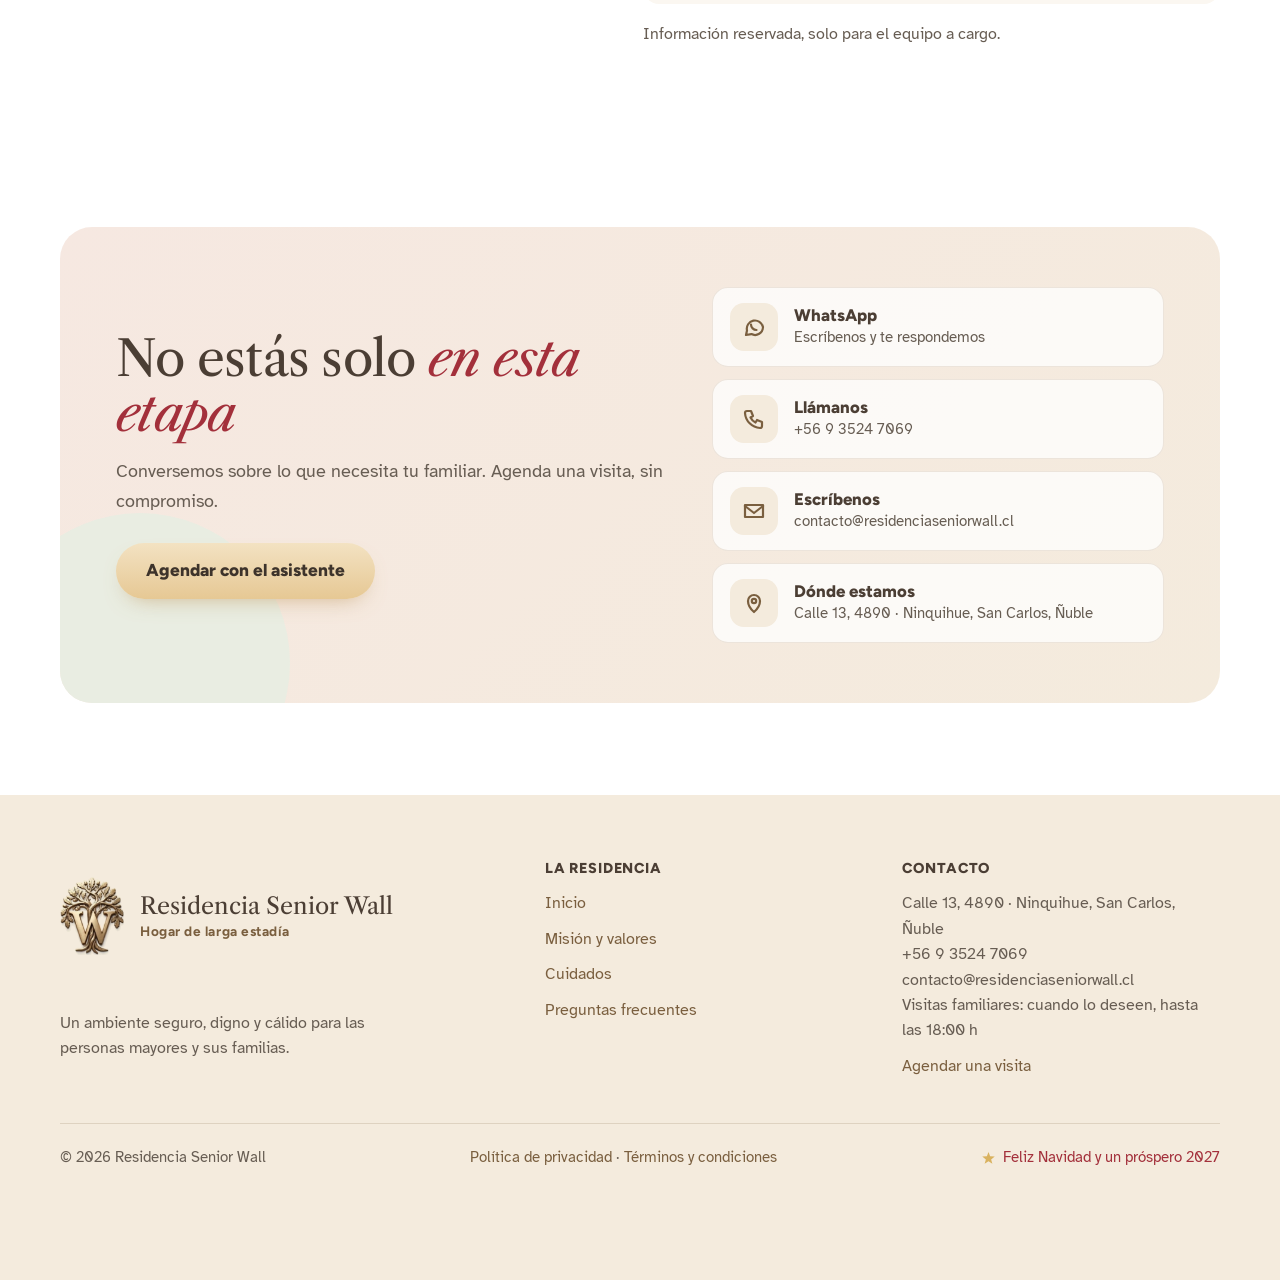
<file: cuidados.html>
<!DOCTYPE html>
<html lang="es-CL">
<head>
<meta charset="UTF-8">
<meta name="viewport" content="width=device-width, initial-scale=1">
<title>Cuidados · Residencia Senior Wall</title>
<meta name="description" content="Niveles de dependencia que recibimos y los cuidados de todos los días en Residencia Senior Wall, San Carlos, Ñuble.">
<meta name="theme-color" content="#f4ebdd">
<link rel="canonical" href="https://residenciaseniorwall.cl/cuidados.html">
<meta property="og:type" content="website">
<meta property="og:locale" content="es_CL">
<meta property="og:site_name" content="Residencia Senior Wall">
<meta property="og:title" content="Cuidados · Residencia Senior Wall">
<meta property="og:description" content="Niveles de dependencia que recibimos y los cuidados de todos los días en Residencia Senior Wall, San Carlos, Ñuble.">
<meta property="og:url" content="https://residenciaseniorwall.cl/cuidados.html">
<meta property="og:image" content="https://residenciaseniorwall.cl/assets/og.jpg">
<meta property="og:image:width" content="1200">
<meta property="og:image:height" content="630">
<meta property="og:image:alt" content="Logo de Residencia Senior Wall">
<meta name="twitter:card" content="summary_large_image">
<link rel="apple-touch-icon" href="assets/emblema.png">
<link rel="icon" type="image/png" href="assets/emblema.png">
<link rel="preconnect" href="https://fonts.googleapis.com">
<link rel="preconnect" href="https://fonts.gstatic.com" crossorigin>
<link href="https://fonts.googleapis.com/css2?family=Atkinson+Hyperlegible:ital,wght@0,400;0,700;1,400&family=Figtree:ital,wght@0,600;0,800;1,700&family=Libre+Caslon+Text:ital,wght@0,400;0,700;1,400&display=swap" rel="stylesheet">
<script>document.documentElement.classList.add('js');</script>
<!-- Datos de la residencia (teléfono, dirección, formulario de Google, fotos…): se editan en assets/config.js -->
<script src="assets/config.js?v=20261028a"></script>
<link rel="stylesheet" href="assets/sitio.css?v=20261028a">
<link rel="stylesheet" href="assets/navidad.css?v=20261121a">
</head>
<body>
<a class="saltar" href="#contenido">Saltar al contenido</a>

<div class="barra">
  <div class="wrap">
    <span class="izq"><svg viewBox="0 0 24 24" fill="none" stroke="currentColor" stroke-width="2.2" stroke-linecap="round" stroke-linejoin="round" aria-hidden="true"><path d="M4 11l8-7 8 7M6 9.5V20h12V9.5"/></svg>Hogar de larga estadía en San Carlos, Ñuble</span>
    <span class="der" id="barra-contacto"></span>
  </div>
</div>

<header class="top" id="top">
  <div class="wrap">
    <a class="marca" href="./" aria-label="Residencia Senior Wall, inicio">
      <img src="assets/emblema.png" alt="" width="52" height="63"><span><b>Residencia Senior <i>Wall</i></b><small>Residencia de larga estadía</small></span>
    </a>
    <button class="menu-btn" type="button" aria-expanded="false" aria-controls="nav" aria-label="Abrir menú">
      <svg viewBox="0 0 24 24" fill="none" stroke="currentColor" stroke-width="2.4" stroke-linecap="round" aria-hidden="true"><path d="M4 7h16M4 12h16M4 17h16"/></svg>
    </button>
    <nav class="nav" id="nav" aria-label="Secciones">
      <a href="./">Inicio</a>
      <a href="nosotros.html">Misión y valores</a>
      <a href="cuidados.html" aria-current="page">Cuidados</a>
      <a href="preguntas.html">Preguntas</a>
      <a class="btn btn-sol" href="./#orientacion">Agenda una visita</a>
    </nav>
  </div>
</header>

<main id="contenido">
  <section class="cabecera">
    <div class="wrap">
      <p class="sobre">Cuidados</p>
      <h1>Cuidado a la medida <em>de cada persona</em></h1>
      <p class="bajada">Recibimos a personas mayores con distintos niveles de dependencia, y el cuidado se ajusta a lo que necesita cada una.</p>
    </div>
  </section>
  <section id="niveles">
    <div class="wrap">
      <div class="centro aparece">
        <h2>Recibimos distintos <span class="t">niveles de dependencia</span></h2>
      </div>
      <div class="niveles">
        <article class="nivel aparece"><div class="cab"><svg viewBox="0 0 48 48" fill="none" stroke="currentColor" stroke-width="2.6" stroke-linecap="round" stroke-linejoin="round" aria-hidden="true"><circle cx="24" cy="8" r="4"/><path d="M24 14v12l-6 14M24 26l6 14M15 20h18"/></svg><div><h3>Valente</h3><small>Se vale por sí mismo</small></div></div>
          <p>Se desplaza y hace la mayoría de sus actividades solo. Lo acompañamos en su rutina, sus medicamentos y su alimentación.</p></article>
        <article class="nivel aparece"><div class="cab"><svg viewBox="0 0 48 48" fill="none" stroke="currentColor" stroke-width="2.6" stroke-linecap="round" stroke-linejoin="round" aria-hidden="true"><circle cx="20" cy="8" r="4"/><path d="M20 14v12l-5 14M20 26l5 14M34 18v24M28 24h6"/></svg><div><h3>Semivalente</h3><small>Necesita apoyo</small></div></div>
          <p>Requiere ayuda en parte de sus actividades diarias: trasladarse, bañarse o vestirse.</p></article>
        <article class="nivel aparece"><div class="cab"><svg viewBox="0 0 48 48" fill="none" stroke="currentColor" stroke-width="2.6" stroke-linecap="round" stroke-linejoin="round" aria-hidden="true"><path d="M5 36V20M5 28h38v8M43 36v-8M14 28v-4a4 4 0 0 1 4-4h16a9 9 0 0 1 9 8"/><circle cx="12" cy="20" r="3.5"/></svg><div><h3>Postrado</h3><small>Cuidado permanente</small></div></div>
          <p>Pasa la mayor parte del tiempo en cama. Incluye cambios de posición frecuentes para su comodidad.</p></article>
      </div>
      <p class="aviso aparece"><svg viewBox="0 0 24 24" fill="none" stroke="currentColor" stroke-width="2.2" stroke-linecap="round" stroke-linejoin="round" aria-hidden="true"><circle cx="12" cy="12" r="9"/><path d="M12 8v5M12 16.5v.01"/></svg>¿No sabes en qué nivel está tu familiar? Es normal: lo conversamos en la visita.</p>
    </div>
  </section>

  <section class="seccion-gris" id="cuidados">
    <div class="wrap">
      <div class="centro aparece">
        <h2>Los cuidados de <span class="t">todos los días</span></h2>
        <p class="bajada">Estas son las tareas que se realizan y registran cada día.</p>
      </div>
      <div class="cuidados-grid">
        <div class="cuidado aparece"><div class="ico"><svg viewBox="0 0 48 48" fill="none" stroke="currentColor" stroke-width="2.6" stroke-linecap="round" stroke-linejoin="round" aria-hidden="true"><rect x="6" y="17" width="36" height="14" rx="7" transform="rotate(-40 24 24)"/><path d="M19.5 17.3l9 13.4"/></svg></div><h3>Medicamentos</h3><p>Administrados a la hora indicada, con registro de cada dosis.</p></div>
        <div class="cuidado aparece"><div class="ico"><svg viewBox="0 0 48 48" fill="none" stroke="currentColor" stroke-width="2.6" stroke-linecap="round" stroke-linejoin="round" aria-hidden="true"><path d="M24 6s-12 13-12 22a12 12 0 0 0 24 0C36 19 24 6 24 6z"/><path d="M18 30a6 6 0 0 0 6 6"/></svg></div><h3>Aseo e higiene</h3><p>Apoyo en el baño y el aseo personal, con respeto por su intimidad.</p></div>
        <div class="cuidado aparece"><div class="ico"><svg viewBox="0 0 48 48" fill="none" stroke="currentColor" stroke-width="2.6" stroke-linecap="round" stroke-linejoin="round" aria-hidden="true"><circle cx="20" cy="8" r="4"/><path d="M20 14l-2 12h10l4 14M18 26l-6 14M30 20l-8-2"/><circle cx="34" cy="38" r="4"/></svg></div><h3>Movilización</h3><p>Ayuda para levantarse y trasladarse, y cambios de posición en cama.</p></div>
        <div class="cuidado aparece"><div class="ico"><svg viewBox="0 0 48 48" fill="none" stroke="currentColor" stroke-width="2.6" stroke-linecap="round" stroke-linejoin="round" aria-hidden="true"><path d="M10 24h28a14 14 0 0 1-28 0z"/><path d="M8 38h32M18 16c0-3 3-3 3-6M26 16c0-3 3-3 3-6"/></svg></div><h3>Alimentación</h3><p>Comidas diarias y asistencia a quien necesita ayuda para comer.</p></div>
      </div>
      <div class="chips aparece" aria-label="Lo que se registra en cada tarea">
        <span><svg viewBox="0 0 24 24" fill="none" stroke="currentColor" stroke-width="2.4" stroke-linecap="round" stroke-linejoin="round" aria-hidden="true"><path d="M5 12l5 5 9-10"/></svg>Hora de cada tarea</span>
        <span><svg viewBox="0 0 24 24" fill="none" stroke="currentColor" stroke-width="2.4" stroke-linecap="round" stroke-linejoin="round" aria-hidden="true"><path d="M5 12l5 5 9-10"/></svg>Quién la realizó</span>
        <span><svg viewBox="0 0 24 24" fill="none" stroke="currentColor" stroke-width="2.4" stroke-linecap="round" stroke-linejoin="round" aria-hidden="true"><path d="M5 12l5 5 9-10"/></svg>Si se cumplió</span>
        <span><svg viewBox="0 0 24 24" fill="none" stroke="currentColor" stroke-width="2.4" stroke-linecap="round" stroke-linejoin="round" aria-hidden="true"><path d="M5 12l5 5 9-10"/></svg>Observaciones del día</span>
      </div>
    </div>
  </section>

  <!-- QUÉ INCLUYEN LOS SERVICIOS (texto del dueño; sin decir «mensualidad», pedido 27-10-2026) -->
  <section id="incluye">
    <div class="wrap">
      <div class="centro aparece">
        <p class="sobre">Servicios</p>
        <h2>Lo que incluyen <span class="t">nuestros servicios</span></h2>
        <p class="bajada">Esto es lo que incluyen nuestros servicios para cada residente:</p>
      </div>
      <div class="incluye-grid">
        <ul class="lista-ficha aparece">
          <li><span class="ico"><svg viewBox="0 0 24 24" fill="none" stroke="currentColor" stroke-width="2.4" stroke-linecap="round" stroke-linejoin="round" aria-hidden="true"><path d="M5 12l5 5 9-10"/></svg></span><div><b>Alojamiento y confort</b><span>Estadía en habitaciones acondicionadas para la seguridad y comodidad del adulto mayor, con acceso a espacios comunes cálidos y adaptados.</span></div></li>
          <li><span class="ico"><svg viewBox="0 0 24 24" fill="none" stroke="currentColor" stroke-width="2.4" stroke-linecap="round" stroke-linejoin="round" aria-hidden="true"><path d="M5 12l5 5 9-10"/></svg></span><div><b>Alimentación clínica y personalizada</b><span>4 comidas diarias (desayuno, almuerzo, once y cena), diseñadas y supervisadas por nutricionista, adaptadas a patologías (diabetes, hipertensión, disfagia, regímenes especiales) y preferencias.</span></div></li>
          <li><span class="ico"><svg viewBox="0 0 24 24" fill="none" stroke="currentColor" stroke-width="2.4" stroke-linecap="round" stroke-linejoin="round" aria-hidden="true"><path d="M5 12l5 5 9-10"/></svg></span><div><b>Cuidado sociosanitario continuo</b><span>Atención, supervisión y acompañamiento 24/7 a cargo de Técnicos en Enfermería de Nivel Superior (TENS) y cuidadoras de trato directo.</span></div></li>
          <li><span class="ico"><svg viewBox="0 0 24 24" fill="none" stroke="currentColor" stroke-width="2.4" stroke-linecap="round" stroke-linejoin="round" aria-hidden="true"><path d="M5 12l5 5 9-10"/></svg></span><div><b>Gestión farmacológica segura</b><span>Administración estricta y oportuna de los medicamentos prescritos, con riguroso control de horarios y stock.</span></div></li>
          <li><span class="ico"><svg viewBox="0 0 24 24" fill="none" stroke="currentColor" stroke-width="2.4" stroke-linecap="round" stroke-linejoin="round" aria-hidden="true"><path d="M5 12l5 5 9-10"/></svg></span><div><b>Asistencia en AVD</b><span>Apoyo personalizado en actividades de la vida diaria (higiene, aseo de confort y movilización).</span></div></li>
          <li><span class="ico"><svg viewBox="0 0 24 24" fill="none" stroke="currentColor" stroke-width="2.4" stroke-linecap="round" stroke-linejoin="round" aria-hidden="true"><path d="M5 12l5 5 9-10"/></svg></span><div><b>Estimulación y bienestar integral</b><span>Talleres y actividades recreativas, ocupacionales y de estimulación cognitiva.</span></div></li>
          <li><span class="ico"><svg viewBox="0 0 24 24" fill="none" stroke="currentColor" stroke-width="2.4" stroke-linecap="round" stroke-linejoin="round" aria-hidden="true"><path d="M5 12l5 5 9-10"/></svg></span><div><b>Apoyo logístico</b><span>Servicio de lavandería y secado de ropa personal y de cama.</span></div></li>
        </ul>
        <div class="aparece medico">
          <img src="assets/fotos/habitacion-cama-clinica.jpg" alt="Habitación con cama clínica" loading="lazy" width="714" height="1280">
          <h3>Atención médica y fármacos</h3>
          <p>La familia puede optar por continuar con su médico tratante particular o inscribir al residente en el CESFAM de la comuna. Mediante el consultorio se coordinan sus controles, entrega de medicamentos y alimentación complementaria.</p>
          <p>Además, en caso de personas en situación de dependencia severa o postración, gestionamos la atención domiciliaria mediante el programa de postrados para visitas de especialistas en la misma residencia.</p>
        </div>
      </div>
    </div>
  </section>

  <!-- GALERÍA (solo con fotos reales) -->
  <section class="oculto" id="bloque-galeria">
    <div class="wrap">
      <div class="centro aparece"><p class="sobre">Galería</p><h2>Ven a <span class="t">conocernos</span></h2></div>
      <div class="galeria" id="galeria"></div>
    </div>
  </section>

  <!-- FAMILIA -->
  <section class="familia" id="familia">
    <div class="wrap">
      <div class="circulo aparece" aria-hidden="true">
        <img src="assets/emblema.png" alt="" width="260" height="316" loading="lazy">
        <div class="check"><svg viewBox="0 0 24 24" fill="none" stroke="currentColor" stroke-width="3" stroke-linecap="round" stroke-linejoin="round"><path d="M5 12l5 5 9-10"/></svg></div>
      </div>
      <div class="aparece">
        <h2>Para la familia, <span class="t">tranquilidad</span></h2>
        <p class="bajada" style="margin-left:0">Dejar a un padre, una madre o un abuelo al cuidado de otros es una decisión difícil. Por eso la información de cada residente está ordenada y al día.</p>
        <ul class="lista-ficha">
          <li><span class="ico"><svg viewBox="0 0 24 24" fill="none" stroke="currentColor" stroke-width="2.2" stroke-linecap="round" stroke-linejoin="round" aria-hidden="true"><path d="M9 3h6v4H9zM6 5H5a2 2 0 0 0-2 2v12a2 2 0 0 0 2 2h14a2 2 0 0 0 2-2V7a2 2 0 0 0-2-2h-1M12 11v6M9 14h6"/></svg></span><div><b>Diagnósticos</b><span>Las condiciones de salud que el equipo debe conocer.</span></div></li>
          <li><span class="ico"><svg viewBox="0 0 24 24" fill="none" stroke="currentColor" stroke-width="2.2" stroke-linecap="round" stroke-linejoin="round" aria-hidden="true"><rect x="3" y="9" width="18" height="7" rx="3.5" transform="rotate(-35 12 12.5)"/><path d="M9.5 9.2l4.8 6.6"/></svg></span><div><b>Medicamentos</b><span>Qué toma, en qué dosis y a qué hora.</span></div></li>
          <li><span class="ico"><svg viewBox="0 0 24 24" fill="none" stroke="currentColor" stroke-width="2.2" stroke-linecap="round" stroke-linejoin="round" aria-hidden="true"><path d="M5 4h4l2 5-2.5 1.5a11 11 0 0 0 5 5L15 13l5 2v4a2 2 0 0 1-2 2A16 16 0 0 1 3 6a2 2 0 0 1 2-2"/></svg></span><div><b>Contactos de emergencia</b><span>A quién avisar primero, ante cualquier situación.</span></div></li>
        </ul>
        <p class="bajada" style="margin-left:0;font-size:1rem">Información reservada, solo para el equipo a cargo.</p>
      </div>
    </div>
  </section>

  <!-- CIERRE -->
  <div class="wrap">
    <div class="cierre aparece" id="contacto">
      <div>
        <h2>No estás solo <span class="t">en esta etapa</span></h2>
        <p>Conversemos sobre lo que necesita tu familiar. Agenda una visita, sin compromiso.</p>
        <p style="margin-top:26px"><button class="btn btn-sol" type="button" data-abrir-chat data-flujo="visita">Agendar con el asistente</button></p>
      </div>
      <ul class="canales" id="canales"></ul>
    </div>
  </div>
</main>

<footer>
  <div class="wrap pie-grid">
    <div class="pie-marca">
      <img src="assets/emblema.png" alt="" width="64" height="78" loading="lazy">
      <div><b>Residencia Senior Wall</b><span>Hogar de larga estadía</span></div>
      <p>Un ambiente seguro, digno y cálido para las personas mayores y sus familias.</p>
    </div>
    <nav class="pie-col" aria-label="Páginas">
      <b>La residencia</b>
      <a href="./">Inicio</a><a href="nosotros.html">Misión y valores</a><a href="cuidados.html">Cuidados</a><a href="preguntas.html">Preguntas frecuentes</a>
    </nav>
    <div class="pie-col">
      <b>Contacto</b>
      <span id="pie-datos"></span>
      <a href="./#orientacion">Agendar una visita</a>
    </div>
  </div>
  <div class="wrap pie-legal">
    <span>© <span id="anio">2026</span> Residencia Senior Wall</span>
    <span><a href="privacidad.html">Política de privacidad</a> · <a href="terminos.html">Términos y condiciones</a></span>
  </div>
</footer>

<!-- Asistente -->
<button class="chat-btn" type="button" id="chat-btn" aria-haspopup="dialog" aria-controls="chat" aria-expanded="false">
  <span class="bolita"><svg viewBox="0 0 24 24" fill="none" stroke="currentColor" stroke-width="2.2" stroke-linecap="round" stroke-linejoin="round" aria-hidden="true"><path d="M21 12a8 8 0 0 1-11.6 7.1L4 20l1-4.6A8 8 0 1 1 21 12z"/><path d="M8.5 11h.01M12 11h.01M15.5 11h.01"/></svg></span>
  <span class="txt">¿Tienes dudas? Pregúntanos</span>
</button>
<div class="chat" id="chat" role="dialog" aria-modal="false" aria-labelledby="chat-titulo" hidden>
  <div class="chat-cab">
    <div class="av"><img src="assets/emblema.png" alt="" width="34" height="41" loading="lazy"></div>
    <div><b id="chat-titulo">Asistente Senior Wall</b><small>Asistente automático · una persona del equipo responde tu solicitud</small></div>
    <button class="chat-x" type="button" aria-label="Cerrar asistente"><svg viewBox="0 0 24 24" fill="none" stroke="currentColor" stroke-width="2.4" stroke-linecap="round" aria-hidden="true"><path d="M6 6l12 12M18 6 6 18"/></svg></button>
  </div>
  <div class="chat-log" id="chat-log" aria-live="polite"></div>
  <div class="chat-ops" id="chat-ops"></div>
  <form class="chat-form" id="chat-form">
    <label class="sr" for="chat-in">Escribe tu pregunta</label>
    <input id="chat-in" type="text" maxlength="300" autocomplete="off" placeholder="Escribe tu pregunta…">
    <button type="submit" aria-label="Enviar"><svg viewBox="0 0 24 24" fill="none" stroke="currentColor" stroke-width="2.4" stroke-linecap="round" stroke-linejoin="round" aria-hidden="true"><path d="M4 12h15M13 6l6 6-6 6"/></svg></button>
  </form>
</div>
<!-- WhatsApp directo (se muestra solo si hay número en RESIDENCIA.whatsapp) -->
<a class="wa-flot" id="wa-flot" href="#" target="_blank" rel="noopener" aria-label="Escríbenos por WhatsApp" title="Escríbenos por WhatsApp" hidden>
  <svg viewBox="0 0 24 24" aria-hidden="true"><path fill="currentColor" d="M17.472 14.382c-.297-.149-1.758-.867-2.03-.967-.273-.099-.471-.148-.67.15-.197.297-.767.966-.94 1.164-.173.199-.347.223-.644.075-.297-.15-1.255-.463-2.39-1.475-.883-.788-1.48-1.761-1.653-2.059-.173-.297-.018-.458.13-.606.134-.133.298-.347.446-.52.149-.174.198-.298.298-.497.099-.198.05-.371-.025-.52-.075-.149-.669-1.612-.916-2.207-.242-.579-.487-.5-.669-.51-.173-.008-.371-.01-.57-.01-.198 0-.52.074-.792.372-.272.297-1.04 1.016-1.04 2.479 0 1.462 1.065 2.875 1.213 3.074.149.198 2.096 3.2 5.077 4.487.709.306 1.262.489 1.694.625.712.227 1.36.195 1.871.118.571-.085 1.758-.719 2.006-1.413.248-.694.248-1.289.173-1.413-.074-.124-.272-.198-.57-.347m-5.421 7.403h-.004a9.87 9.87 0 01-5.031-1.378l-.361-.214-3.741.982.998-3.648-.235-.374a9.86 9.860 0 01-1.51-5.26c.001-5.45 4.436-9.884 9.888-9.884 2.64 0 5.122 1.03 6.988 2.898a9.825 9.825 0 012.893 6.994c-.003 5.45-4.437 9.884-9.885 9.884m8.413-18.297A11.815 11.815 0 0012.05 0C5.495 0 .16 5.335.157 11.892c0 2.096.547 4.142 1.588 5.945L.057 24l6.305-1.654a11.882 11.882 0 005.683 1.448h.005c6.554 0 11.890-5.335 11.893-11.893a11.821 11.821 0 00-3.48-8.413Z"/></svg>
</a>

<script src="assets/sitio.js?v=20261028a"></script>
<script src="assets/navidad.js?v=20261121a"></script>
<!-- contador de visitas -->
<script>(function(){try{var L=localStorage,S=sessionStorage;if(location.search.indexOf('yo=1')>-1)L.setItem('soy-de-la-casa','1');
if(L.getItem('soy-de-la-casa')||S.getItem('visita-contada'))return;S.setItem('visita-contada','1');
var c=JSON.stringify({s:'residenciaseniorwall'});
if(navigator.sendBeacon)navigator.sendBeacon('https://n8n-production-003b9.up.railway.app/webhook/visita',c);else fetch('https://n8n-production-003b9.up.railway.app/webhook/visita',{method:'POST',body:c,keepalive:true});}catch(e){}})();</script>
</body>
</html>
</file>
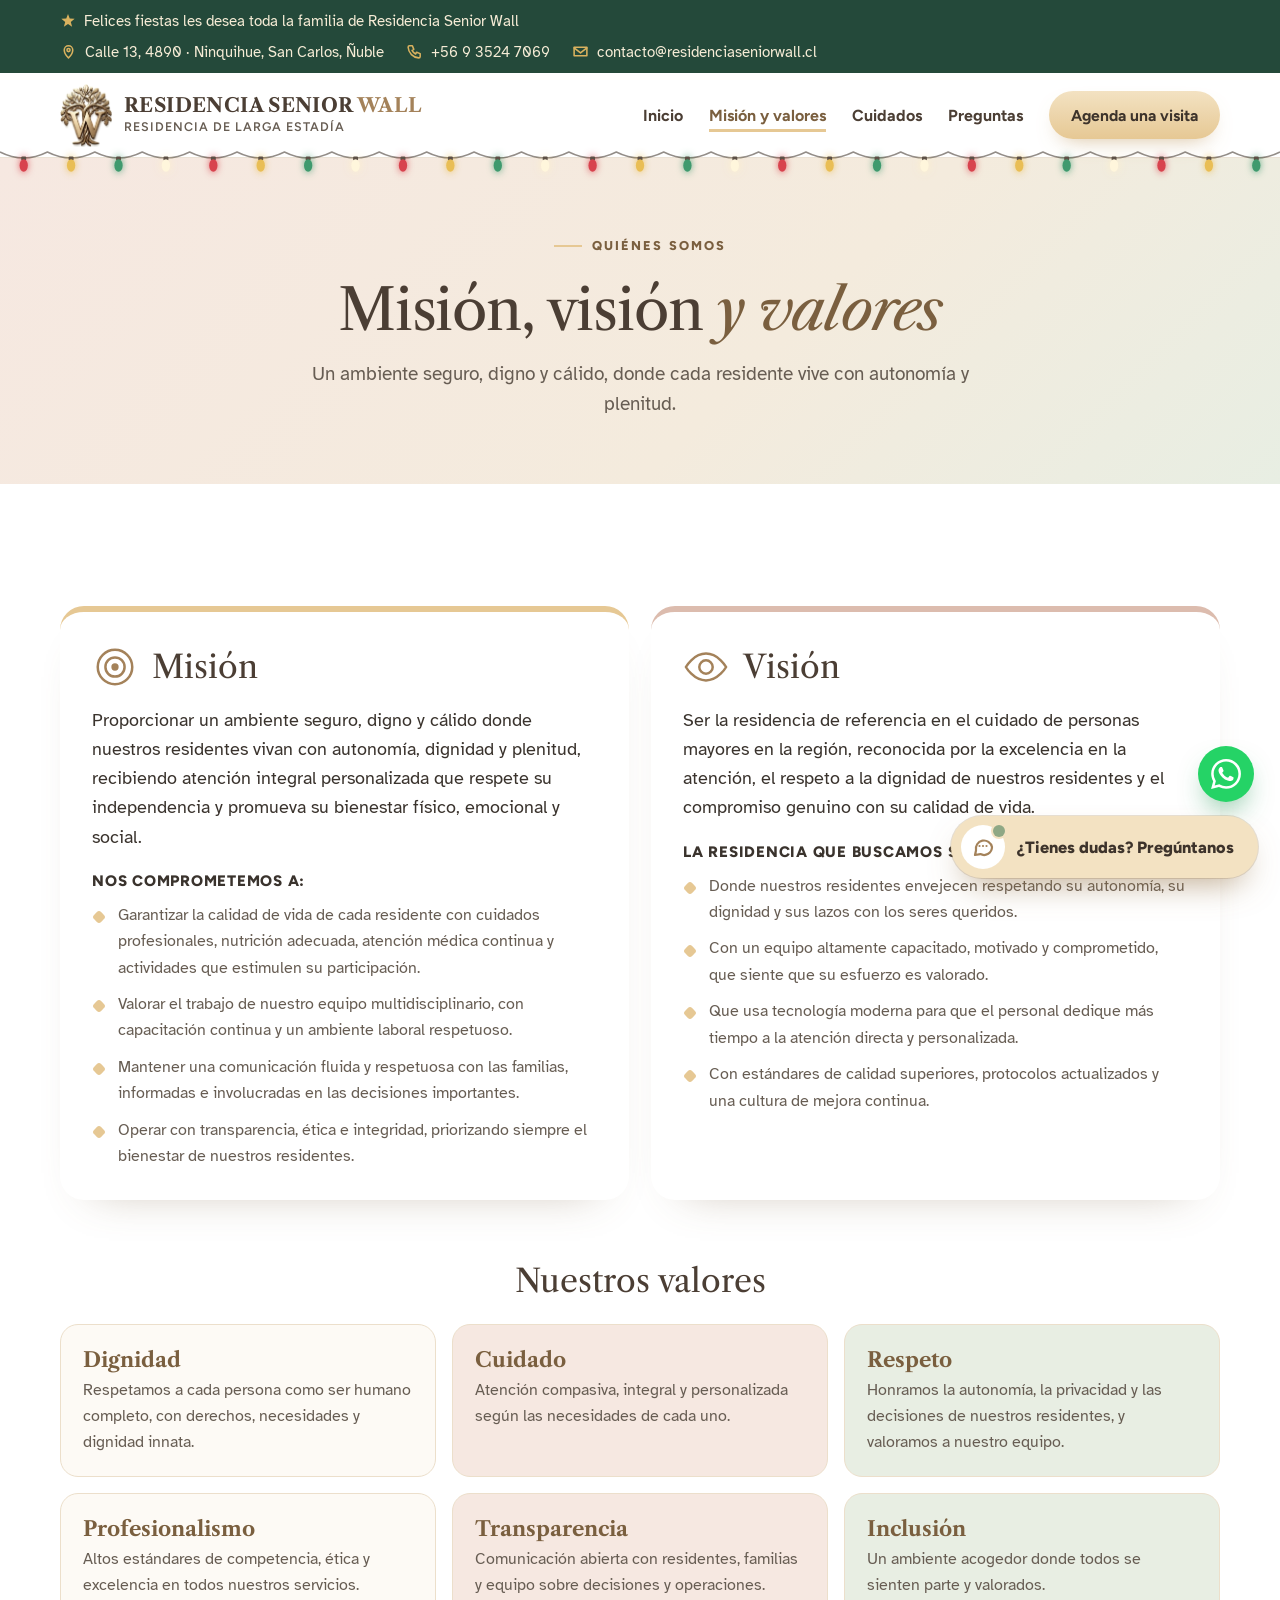
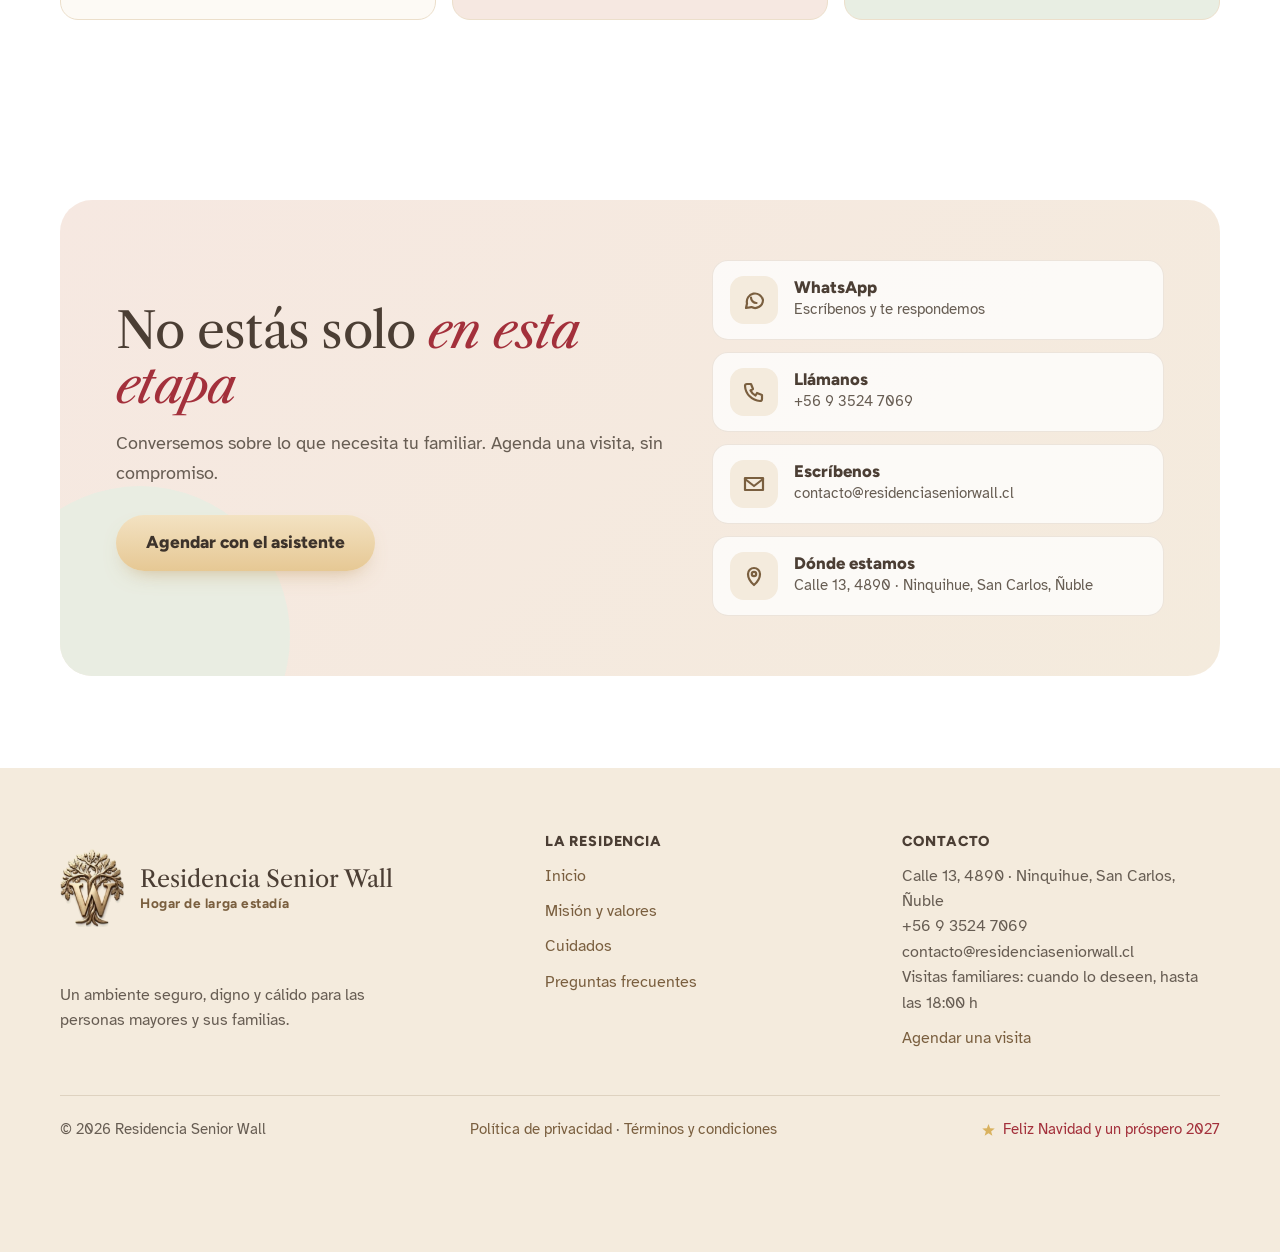
<file: nosotros.html>
<!DOCTYPE html>
<html lang="es-CL">
<head>
<meta charset="UTF-8">
<meta name="viewport" content="width=device-width, initial-scale=1">
<title>Misión, visión y valores · Residencia Senior Wall</title>
<meta name="description" content="Misión, visión y valores de Residencia Senior Wall, hogar de larga estadía para personas mayores en San Carlos, Ñuble.">
<meta name="theme-color" content="#f4ebdd">
<link rel="canonical" href="https://residenciaseniorwall.cl/nosotros.html">
<meta property="og:type" content="website">
<meta property="og:locale" content="es_CL">
<meta property="og:site_name" content="Residencia Senior Wall">
<meta property="og:title" content="Misión, visión y valores · Residencia Senior Wall">
<meta property="og:description" content="Misión, visión y valores de Residencia Senior Wall, hogar de larga estadía para personas mayores en San Carlos, Ñuble.">
<meta property="og:url" content="https://residenciaseniorwall.cl/nosotros.html">
<meta property="og:image" content="https://residenciaseniorwall.cl/assets/og.jpg">
<meta property="og:image:width" content="1200">
<meta property="og:image:height" content="630">
<meta property="og:image:alt" content="Logo de Residencia Senior Wall">
<meta name="twitter:card" content="summary_large_image">
<link rel="apple-touch-icon" href="assets/emblema.png">
<link rel="icon" type="image/png" href="assets/emblema.png">
<link rel="preconnect" href="https://fonts.googleapis.com">
<link rel="preconnect" href="https://fonts.gstatic.com" crossorigin>
<link href="https://fonts.googleapis.com/css2?family=Atkinson+Hyperlegible:ital,wght@0,400;0,700;1,400&family=Figtree:ital,wght@0,600;0,800;1,700&family=Libre+Caslon+Text:ital,wght@0,400;0,700;1,400&display=swap" rel="stylesheet">
<script>document.documentElement.classList.add('js');</script>
<!-- Datos de la residencia (teléfono, dirección, formulario de Google, fotos…): se editan en assets/config.js -->
<script src="assets/config.js?v=20261028a"></script>
<link rel="stylesheet" href="assets/sitio.css?v=20261028a">
<link rel="stylesheet" href="assets/navidad.css?v=20261121a">
</head>
<body>
<a class="saltar" href="#contenido">Saltar al contenido</a>

<div class="barra">
  <div class="wrap">
    <span class="izq"><svg viewBox="0 0 24 24" fill="none" stroke="currentColor" stroke-width="2.2" stroke-linecap="round" stroke-linejoin="round" aria-hidden="true"><path d="M4 11l8-7 8 7M6 9.5V20h12V9.5"/></svg>Hogar de larga estadía en San Carlos, Ñuble</span>
    <span class="der" id="barra-contacto"></span>
  </div>
</div>

<header class="top" id="top">
  <div class="wrap">
    <a class="marca" href="./" aria-label="Residencia Senior Wall, inicio">
      <img src="assets/emblema.png" alt="" width="52" height="63"><span><b>Residencia Senior <i>Wall</i></b><small>Residencia de larga estadía</small></span>
    </a>
    <button class="menu-btn" type="button" aria-expanded="false" aria-controls="nav" aria-label="Abrir menú">
      <svg viewBox="0 0 24 24" fill="none" stroke="currentColor" stroke-width="2.4" stroke-linecap="round" aria-hidden="true"><path d="M4 7h16M4 12h16M4 17h16"/></svg>
    </button>
    <nav class="nav" id="nav" aria-label="Secciones">
      <a href="./">Inicio</a>
      <a href="nosotros.html" aria-current="page">Misión y valores</a>
      <a href="cuidados.html">Cuidados</a>
      <a href="preguntas.html">Preguntas</a>
      <a class="btn btn-sol" href="./#orientacion">Agenda una visita</a>
    </nav>
  </div>
</header>

<main id="contenido">
  <section class="cabecera">
    <div class="wrap">
      <p class="sobre">Quiénes somos</p>
      <h1>Misión, visión <em>y valores</em></h1>
      <p class="bajada">Un ambiente seguro, digno y cálido, donde cada residente vive con autonomía y plenitud.</p>
    </div>
  </section>
  <section id="quienes">
    <div class="wrap">
      <div class="mv">
        <article class="mv-caja aparece">
          <div class="mv-cab"><svg viewBox="0 0 48 48" fill="none" stroke="currentColor" stroke-width="2.6" stroke-linecap="round" stroke-linejoin="round" aria-hidden="true"><circle cx="24" cy="24" r="18"/><circle cx="24" cy="24" r="10"/><circle cx="24" cy="24" r="2.5" fill="currentColor"/></svg><h3>Misión</h3></div>
          <p>Proporcionar un ambiente seguro, digno y cálido donde nuestros residentes vivan con autonomía, dignidad y plenitud, recibiendo atención integral personalizada que respete su independencia y promueva su bienestar físico, emocional y social.</p>
          <p class="mv-sub">Nos comprometemos a:</p>
          <ul>
            <li>Garantizar la calidad de vida de cada residente con cuidados profesionales, nutrición adecuada, atención médica continua y actividades que estimulen su participación.</li>
            <li>Valorar el trabajo de nuestro equipo multidisciplinario, con capacitación continua y un ambiente laboral respetuoso.</li>
            <li>Mantener una comunicación fluida y respetuosa con las familias, informadas e involucradas en las decisiones importantes.</li>
            <li>Operar con transparencia, ética e integridad, priorizando siempre el bienestar de nuestros residentes.</li>
          </ul>
        </article>
        <article class="mv-caja aparece">
          <div class="mv-cab"><svg viewBox="0 0 48 48" fill="none" stroke="currentColor" stroke-width="2.6" stroke-linecap="round" stroke-linejoin="round" aria-hidden="true"><path d="M3 24s8-14 21-14 21 14 21 14-8 14-21 14S3 24 3 24z"/><circle cx="24" cy="24" r="7"/></svg><h3>Visión</h3></div>
          <p>Ser la residencia de referencia en el cuidado de personas mayores en la región, reconocida por la excelencia en la atención, el respeto a la dignidad de nuestros residentes y el compromiso genuino con su calidad de vida.</p>
          <p class="mv-sub">La residencia que buscamos ser:</p>
          <ul>
            <li>Donde nuestros residentes envejecen respetando su autonomía, su dignidad y sus lazos con los seres queridos.</li>
            <li>Con un equipo altamente capacitado, motivado y comprometido, que siente que su esfuerzo es valorado.</li>
            <li>Que usa tecnología moderna para que el personal dedique más tiempo a la atención directa y personalizada.</li>
            <li>Con estándares de calidad superiores, protocolos actualizados y una cultura de mejora continua.</li>
          </ul>
        </article>
      </div>
      <h3 class="valores-tit centro aparece">Nuestros valores</h3>
      <div class="valores">
        <div class="valor aparece"><b>Dignidad</b><span>Respetamos a cada persona como ser humano completo, con derechos, necesidades y dignidad innata.</span></div>
        <div class="valor aparece"><b>Cuidado</b><span>Atención compasiva, integral y personalizada según las necesidades de cada uno.</span></div>
        <div class="valor aparece"><b>Respeto</b><span>Honramos la autonomía, la privacidad y las decisiones de nuestros residentes, y valoramos a nuestro equipo.</span></div>
        <div class="valor aparece"><b>Profesionalismo</b><span>Altos estándares de competencia, ética y excelencia en todos nuestros servicios.</span></div>
        <div class="valor aparece"><b>Transparencia</b><span>Comunicación abierta con residentes, familias y equipo sobre decisiones y operaciones.</span></div>
        <div class="valor aparece"><b>Inclusión</b><span>Un ambiente acogedor donde todos se sienten parte y valorados.</span></div>
      </div>
    </div>
  </section>

  <!-- CIERRE -->
  <div class="wrap">
    <div class="cierre aparece" id="contacto">
      <div>
        <h2>No estás solo <span class="t">en esta etapa</span></h2>
        <p>Conversemos sobre lo que necesita tu familiar. Agenda una visita, sin compromiso.</p>
        <p style="margin-top:26px"><button class="btn btn-sol" type="button" data-abrir-chat data-flujo="visita">Agendar con el asistente</button></p>
      </div>
      <ul class="canales" id="canales"></ul>
    </div>
  </div>
</main>

<footer>
  <div class="wrap pie-grid">
    <div class="pie-marca">
      <img src="assets/emblema.png" alt="" width="64" height="78" loading="lazy">
      <div><b>Residencia Senior Wall</b><span>Hogar de larga estadía</span></div>
      <p>Un ambiente seguro, digno y cálido para las personas mayores y sus familias.</p>
    </div>
    <nav class="pie-col" aria-label="Páginas">
      <b>La residencia</b>
      <a href="./">Inicio</a><a href="nosotros.html">Misión y valores</a><a href="cuidados.html">Cuidados</a><a href="preguntas.html">Preguntas frecuentes</a>
    </nav>
    <div class="pie-col">
      <b>Contacto</b>
      <span id="pie-datos"></span>
      <a href="./#orientacion">Agendar una visita</a>
    </div>
  </div>
  <div class="wrap pie-legal">
    <span>© <span id="anio">2026</span> Residencia Senior Wall</span>
    <span><a href="privacidad.html">Política de privacidad</a> · <a href="terminos.html">Términos y condiciones</a></span>
  </div>
</footer>

<!-- Asistente -->
<button class="chat-btn" type="button" id="chat-btn" aria-haspopup="dialog" aria-controls="chat" aria-expanded="false">
  <span class="bolita"><svg viewBox="0 0 24 24" fill="none" stroke="currentColor" stroke-width="2.2" stroke-linecap="round" stroke-linejoin="round" aria-hidden="true"><path d="M21 12a8 8 0 0 1-11.6 7.1L4 20l1-4.6A8 8 0 1 1 21 12z"/><path d="M8.5 11h.01M12 11h.01M15.5 11h.01"/></svg></span>
  <span class="txt">¿Tienes dudas? Pregúntanos</span>
</button>
<div class="chat" id="chat" role="dialog" aria-modal="false" aria-labelledby="chat-titulo" hidden>
  <div class="chat-cab">
    <div class="av"><img src="assets/emblema.png" alt="" width="34" height="41" loading="lazy"></div>
    <div><b id="chat-titulo">Asistente Senior Wall</b><small>Asistente automático · una persona del equipo responde tu solicitud</small></div>
    <button class="chat-x" type="button" aria-label="Cerrar asistente"><svg viewBox="0 0 24 24" fill="none" stroke="currentColor" stroke-width="2.4" stroke-linecap="round" aria-hidden="true"><path d="M6 6l12 12M18 6 6 18"/></svg></button>
  </div>
  <div class="chat-log" id="chat-log" aria-live="polite"></div>
  <div class="chat-ops" id="chat-ops"></div>
  <form class="chat-form" id="chat-form">
    <label class="sr" for="chat-in">Escribe tu pregunta</label>
    <input id="chat-in" type="text" maxlength="300" autocomplete="off" placeholder="Escribe tu pregunta…">
    <button type="submit" aria-label="Enviar"><svg viewBox="0 0 24 24" fill="none" stroke="currentColor" stroke-width="2.4" stroke-linecap="round" stroke-linejoin="round" aria-hidden="true"><path d="M4 12h15M13 6l6 6-6 6"/></svg></button>
  </form>
</div>
<!-- WhatsApp directo (se muestra solo si hay número en RESIDENCIA.whatsapp) -->
<a class="wa-flot" id="wa-flot" href="#" target="_blank" rel="noopener" aria-label="Escríbenos por WhatsApp" title="Escríbenos por WhatsApp" hidden>
  <svg viewBox="0 0 24 24" aria-hidden="true"><path fill="currentColor" d="M17.472 14.382c-.297-.149-1.758-.867-2.03-.967-.273-.099-.471-.148-.67.15-.197.297-.767.966-.94 1.164-.173.199-.347.223-.644.075-.297-.15-1.255-.463-2.39-1.475-.883-.788-1.48-1.761-1.653-2.059-.173-.297-.018-.458.13-.606.134-.133.298-.347.446-.52.149-.174.198-.298.298-.497.099-.198.05-.371-.025-.52-.075-.149-.669-1.612-.916-2.207-.242-.579-.487-.5-.669-.51-.173-.008-.371-.01-.57-.01-.198 0-.52.074-.792.372-.272.297-1.04 1.016-1.04 2.479 0 1.462 1.065 2.875 1.213 3.074.149.198 2.096 3.2 5.077 4.487.709.306 1.262.489 1.694.625.712.227 1.36.195 1.871.118.571-.085 1.758-.719 2.006-1.413.248-.694.248-1.289.173-1.413-.074-.124-.272-.198-.57-.347m-5.421 7.403h-.004a9.87 9.87 0 01-5.031-1.378l-.361-.214-3.741.982.998-3.648-.235-.374a9.86 9.860 0 01-1.51-5.26c.001-5.45 4.436-9.884 9.888-9.884 2.64 0 5.122 1.03 6.988 2.898a9.825 9.825 0 012.893 6.994c-.003 5.45-4.437 9.884-9.885 9.884m8.413-18.297A11.815 11.815 0 0012.05 0C5.495 0 .16 5.335.157 11.892c0 2.096.547 4.142 1.588 5.945L.057 24l6.305-1.654a11.882 11.882 0 005.683 1.448h.005c6.554 0 11.890-5.335 11.893-11.893a11.821 11.821 0 00-3.48-8.413Z"/></svg>
</a>

<script src="assets/sitio.js?v=20261028a"></script>
<script src="assets/navidad.js?v=20261121a"></script>
<!-- contador de visitas -->
<script>(function(){try{var L=localStorage,S=sessionStorage;if(location.search.indexOf('yo=1')>-1)L.setItem('soy-de-la-casa','1');
if(L.getItem('soy-de-la-casa')||S.getItem('visita-contada'))return;S.setItem('visita-contada','1');
var c=JSON.stringify({s:'residenciaseniorwall'});
if(navigator.sendBeacon)navigator.sendBeacon('https://n8n-production-003b9.up.railway.app/webhook/visita',c);else fetch('https://n8n-production-003b9.up.railway.app/webhook/visita',{method:'POST',body:c,keepalive:true});}catch(e){}})();</script>
</body>
</html>
</file>
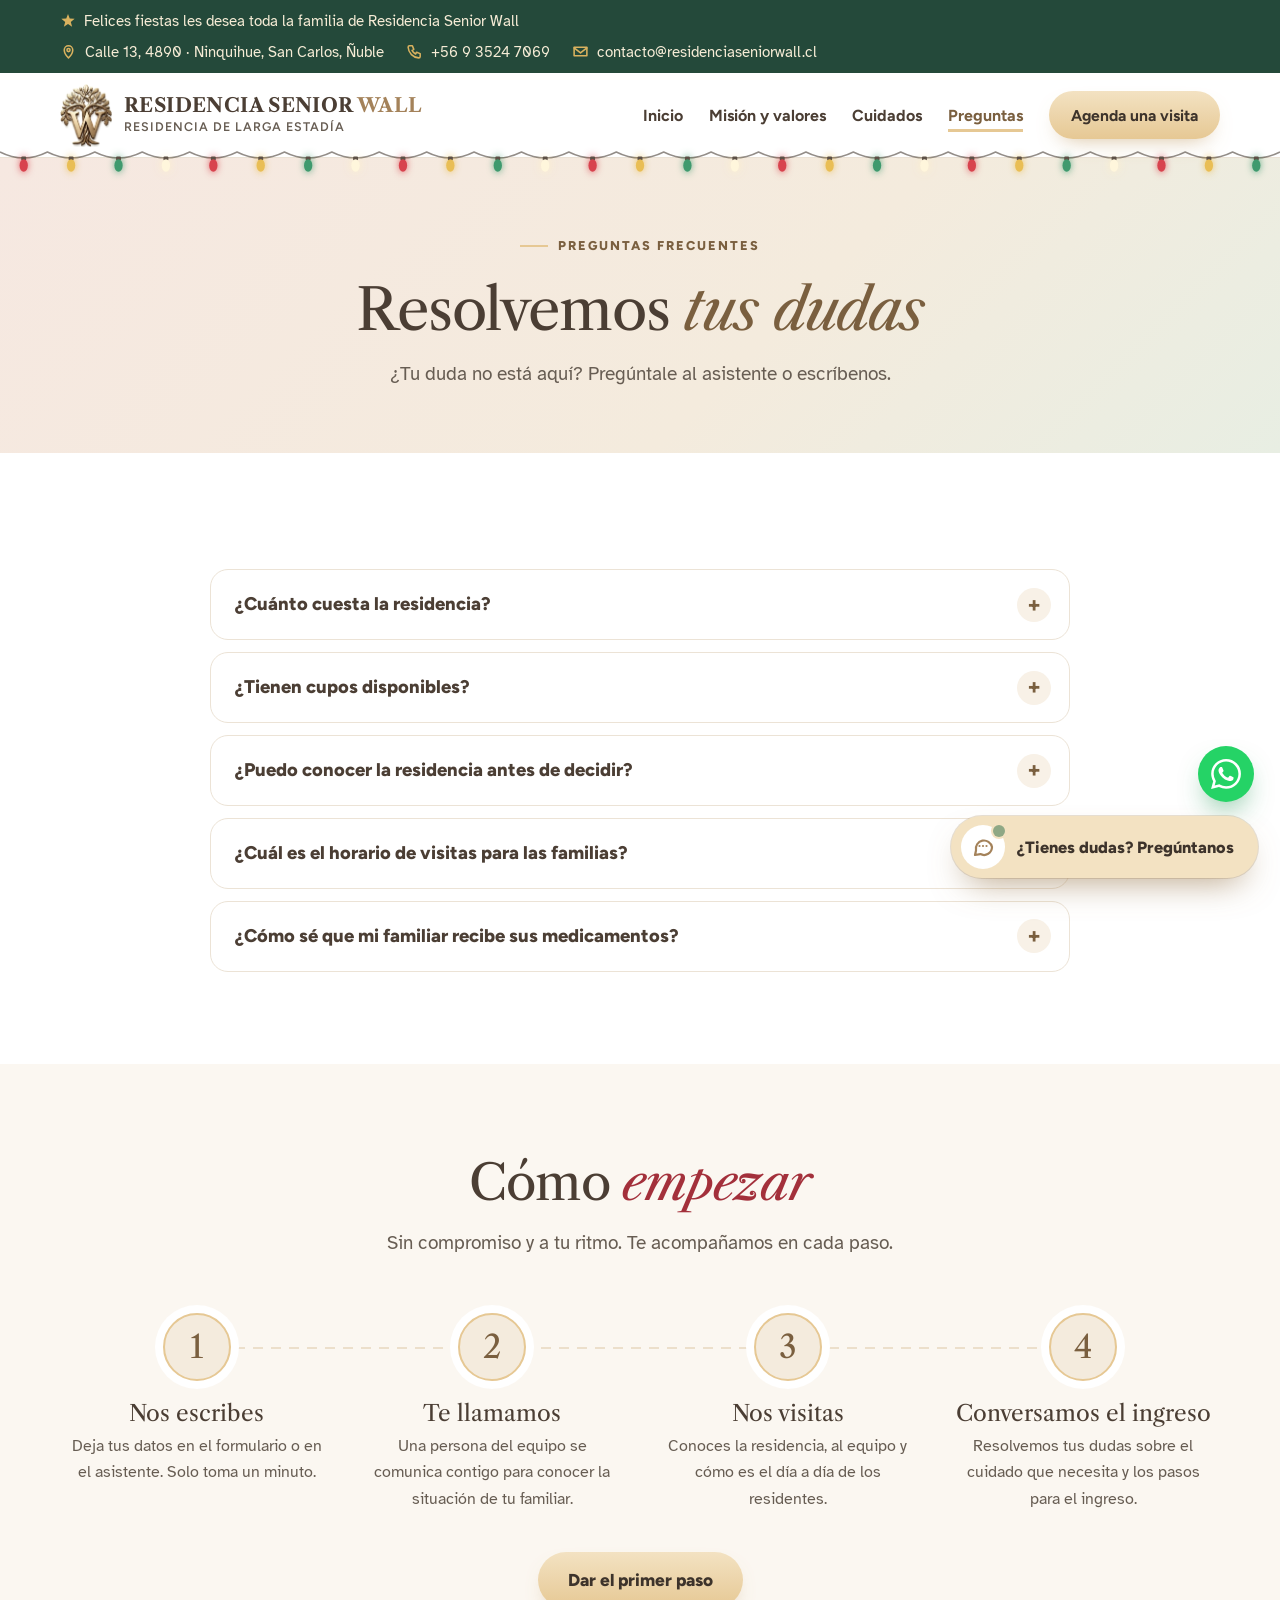
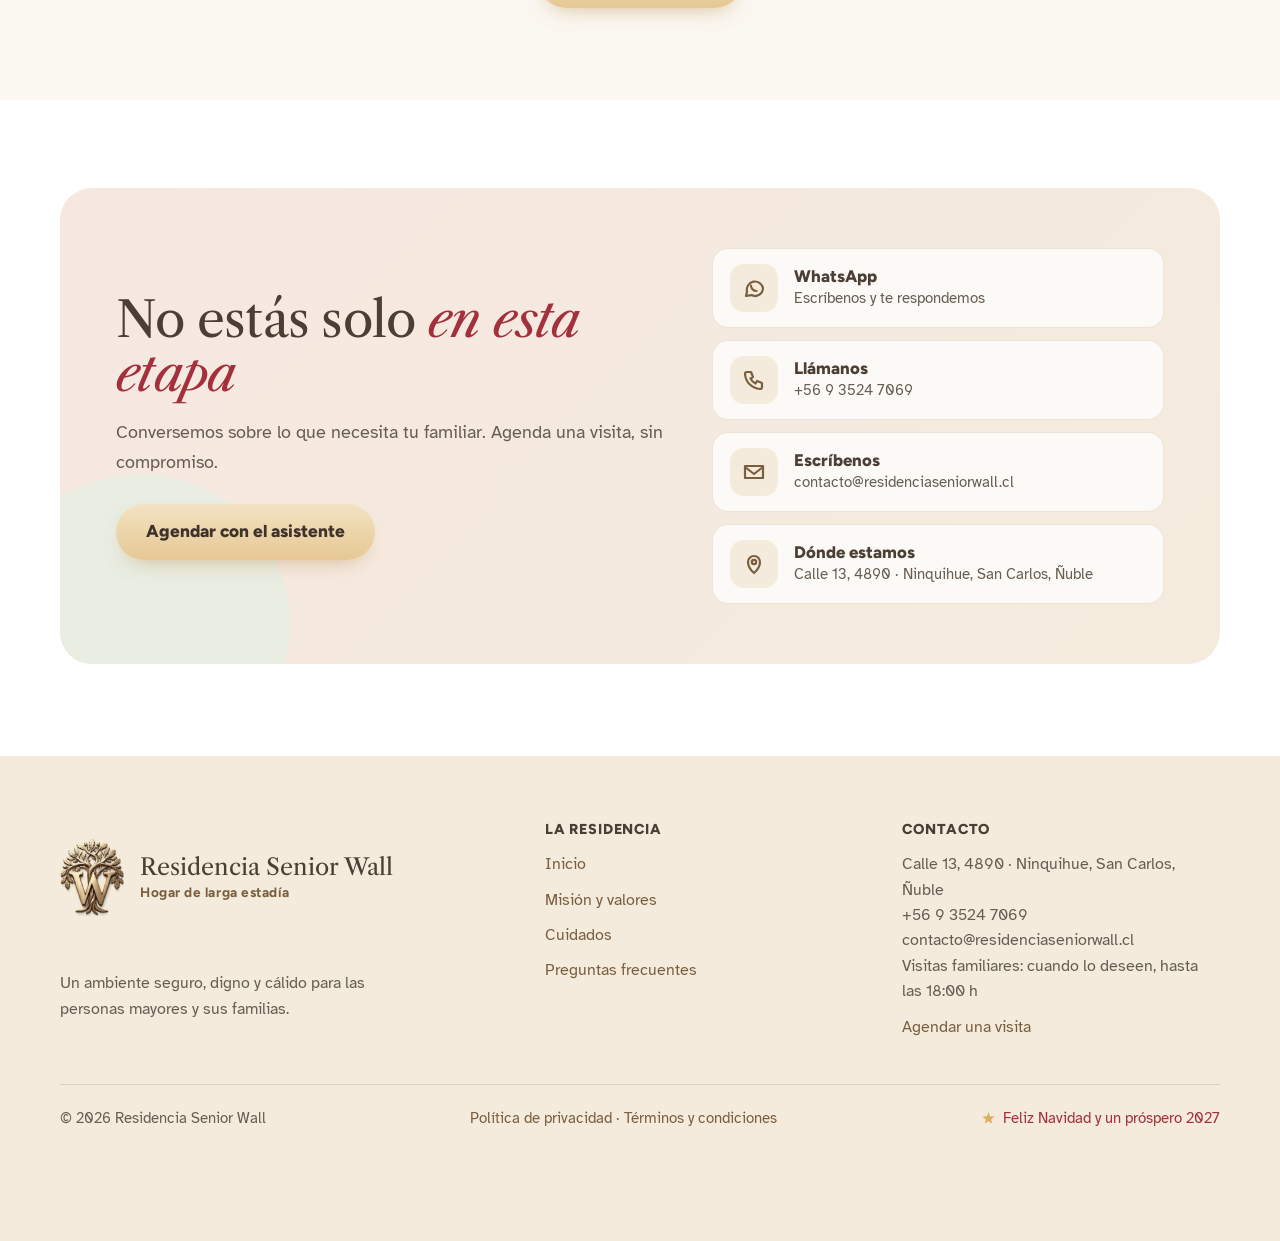
<file: preguntas.html>
<!DOCTYPE html>
<html lang="es-CL">
<head>
<meta charset="UTF-8">
<meta name="viewport" content="width=device-width, initial-scale=1">
<title>Preguntas frecuentes · Residencia Senior Wall</title>
<meta name="description" content="Valores, cupos, horario de visitas y cómo empezar el ingreso a Residencia Senior Wall, San Carlos, Ñuble.">
<meta name="theme-color" content="#f4ebdd">
<link rel="canonical" href="https://residenciaseniorwall.cl/preguntas.html">
<meta property="og:type" content="website">
<meta property="og:locale" content="es_CL">
<meta property="og:site_name" content="Residencia Senior Wall">
<meta property="og:title" content="Preguntas frecuentes · Residencia Senior Wall">
<meta property="og:description" content="Valores, cupos, horario de visitas y cómo empezar el ingreso a Residencia Senior Wall, San Carlos, Ñuble.">
<meta property="og:url" content="https://residenciaseniorwall.cl/preguntas.html">
<meta property="og:image" content="https://residenciaseniorwall.cl/assets/og.jpg">
<meta property="og:image:width" content="1200">
<meta property="og:image:height" content="630">
<meta property="og:image:alt" content="Logo de Residencia Senior Wall">
<meta name="twitter:card" content="summary_large_image">
<link rel="apple-touch-icon" href="assets/emblema.png">
<link rel="icon" type="image/png" href="assets/emblema.png">
<link rel="preconnect" href="https://fonts.googleapis.com">
<link rel="preconnect" href="https://fonts.gstatic.com" crossorigin>
<link href="https://fonts.googleapis.com/css2?family=Atkinson+Hyperlegible:ital,wght@0,400;0,700;1,400&family=Figtree:ital,wght@0,600;0,800;1,700&family=Libre+Caslon+Text:ital,wght@0,400;0,700;1,400&display=swap" rel="stylesheet">
<script>document.documentElement.classList.add('js');</script>
<!-- Datos de la residencia (teléfono, dirección, formulario de Google, fotos…): se editan en assets/config.js -->
<script src="assets/config.js?v=20261028a"></script>
<link rel="stylesheet" href="assets/sitio.css?v=20261028a">
<link rel="stylesheet" href="assets/navidad.css?v=20261121a">
<!-- Las mismas preguntas y respuestas de esta página, en el formato que lee Google -->
<script type="application/ld+json">
{"@context": "https://schema.org", "@type": "FAQPage", "mainEntity": [{"@type": "Question", "name": "¿Cuánto cuesta la residencia?", "acceptedAnswer": {"@type": "Answer", "text": "El valor depende del nivel de cuidado que necesita cada persona. Déjanos tus datos o escríbenos y te enviamos la información de tu caso."}}, {"@type": "Question", "name": "¿Tienen cupos disponibles?", "acceptedAnswer": {"@type": "Answer", "text": "La disponibilidad cambia. Escríbenos y te respondemos si hoy tenemos un cupo para tu familiar."}}, {"@type": "Question", "name": "¿Puedo conocer la residencia antes de decidir?", "acceptedAnswer": {"@type": "Answer", "text": "Sí, y te lo recomendamos. Agenda una visita: el día y la hora los coordinas con la administradora, y te mostramos cómo trabaja el equipo."}}, {"@type": "Question", "name": "¿Cuál es el horario de visitas para las familias?", "acceptedAnswer": {"@type": "Answer", "text": "Las familias pueden visitar a los residentes cuando lo deseen, hasta las 18:00 horas: acompañarlos, celebrar fechas especiales y sacarlos a pasear. Desde esa hora nos enfocamos en la tranquilidad y el descanso de toda la comunidad."}}, {"@type": "Question", "name": "¿Cómo sé que mi familiar recibe sus medicamentos?", "acceptedAnswer": {"@type": "Answer", "text": "Cada medicamento que se administra queda registrado con la hora y la persona que lo entregó. Si tienes dudas sobre su tratamiento, conversa con nosotros."}}]}
</script>
</head>
<body>
<a class="saltar" href="#contenido">Saltar al contenido</a>

<div class="barra">
  <div class="wrap">
    <span class="izq"><svg viewBox="0 0 24 24" fill="none" stroke="currentColor" stroke-width="2.2" stroke-linecap="round" stroke-linejoin="round" aria-hidden="true"><path d="M4 11l8-7 8 7M6 9.5V20h12V9.5"/></svg>Hogar de larga estadía en San Carlos, Ñuble</span>
    <span class="der" id="barra-contacto"></span>
  </div>
</div>

<header class="top" id="top">
  <div class="wrap">
    <a class="marca" href="./" aria-label="Residencia Senior Wall, inicio">
      <img src="assets/emblema.png" alt="" width="52" height="63"><span><b>Residencia Senior <i>Wall</i></b><small>Residencia de larga estadía</small></span>
    </a>
    <button class="menu-btn" type="button" aria-expanded="false" aria-controls="nav" aria-label="Abrir menú">
      <svg viewBox="0 0 24 24" fill="none" stroke="currentColor" stroke-width="2.4" stroke-linecap="round" aria-hidden="true"><path d="M4 7h16M4 12h16M4 17h16"/></svg>
    </button>
    <nav class="nav" id="nav" aria-label="Secciones">
      <a href="./">Inicio</a>
      <a href="nosotros.html">Misión y valores</a>
      <a href="cuidados.html">Cuidados</a>
      <a href="preguntas.html" aria-current="page">Preguntas</a>
      <a class="btn btn-sol" href="./#orientacion">Agenda una visita</a>
    </nav>
  </div>
</header>

<main id="contenido">
  <section class="cabecera">
    <div class="wrap">
      <p class="sobre">Preguntas frecuentes</p>
      <h1>Resolvemos <em>tus dudas</em></h1>
      <p class="bajada">¿Tu duda no está aquí? Pregúntale al asistente o escríbenos.</p>
    </div>
  </section>
  <section id="preguntas">
    <div class="wrap">
      <div class="faq aparece">
        <details><summary>¿Cuánto cuesta la residencia?</summary><p>El valor depende del nivel de cuidado que necesita cada persona. Déjanos tus datos o escríbenos y te enviamos la información de tu caso.</p></details>
        <details><summary>¿Tienen cupos disponibles?</summary><p>La disponibilidad cambia. Escríbenos y te respondemos si hoy tenemos un cupo para tu familiar.</p></details>
        <details><summary>¿Puedo conocer la residencia antes de decidir?</summary><p>Sí, y te lo recomendamos. Agenda una visita: el día y la hora los coordinas con la administradora, y te mostramos cómo trabaja el equipo.</p></details>
        <details><summary>¿Cuál es el horario de visitas para las familias?</summary><p>Las familias pueden visitar a los residentes cuando lo deseen, hasta las 18:00 horas: acompañarlos, celebrar fechas especiales y sacarlos a pasear. Desde esa hora nos enfocamos en la tranquilidad y el descanso de toda la comunidad.</p></details>
        <details><summary>¿Cómo sé que mi familiar recibe sus medicamentos?</summary><p>Cada medicamento que se administra queda registrado con la hora y la persona que lo entregó. Si tienes dudas sobre su tratamiento, conversa con nosotros.</p></details>
      </div>
    </div>
  </section>

  <section class="seccion-gris empezar" id="empezar">
    <div class="wrap">
      <div class="centro aparece">
        <h2>Cómo <span class="t">empezar</span></h2>
        <p class="bajada">Sin compromiso y a tu ritmo. Te acompañamos en cada paso.</p>
      </div>
      <ol class="pasos">
        <li class="paso aparece"><span class="num">1</span><h3>Nos escribes</h3><p>Deja tus datos en el formulario o en el asistente. Solo toma un minuto.</p></li>
        <li class="paso aparece"><span class="num">2</span><h3>Te llamamos</h3><p>Una persona del equipo se comunica contigo para conocer la situación de tu familiar.</p></li>
        <li class="paso aparece"><span class="num">3</span><h3>Nos visitas</h3><p>Conoces la residencia, al equipo y cómo es el día a día de los residentes.</p></li>
        <li class="paso aparece"><span class="num">4</span><h3>Conversamos el ingreso</h3><p>Resolvemos tus dudas sobre el cuidado que necesita y los pasos para el ingreso.</p></li>
      </ol>
      <p class="centro aparece" style="margin-top:40px"><a class="btn btn-sol" href="./#orientacion">Dar el primer paso</a></p>
    </div>
  </section>

  <!-- CIERRE -->
  <div class="wrap">
    <div class="cierre aparece" id="contacto">
      <div>
        <h2>No estás solo <span class="t">en esta etapa</span></h2>
        <p>Conversemos sobre lo que necesita tu familiar. Agenda una visita, sin compromiso.</p>
        <p style="margin-top:26px"><button class="btn btn-sol" type="button" data-abrir-chat data-flujo="visita">Agendar con el asistente</button></p>
      </div>
      <ul class="canales" id="canales"></ul>
    </div>
  </div>
</main>

<footer>
  <div class="wrap pie-grid">
    <div class="pie-marca">
      <img src="assets/emblema.png" alt="" width="64" height="78" loading="lazy">
      <div><b>Residencia Senior Wall</b><span>Hogar de larga estadía</span></div>
      <p>Un ambiente seguro, digno y cálido para las personas mayores y sus familias.</p>
    </div>
    <nav class="pie-col" aria-label="Páginas">
      <b>La residencia</b>
      <a href="./">Inicio</a><a href="nosotros.html">Misión y valores</a><a href="cuidados.html">Cuidados</a><a href="preguntas.html">Preguntas frecuentes</a>
    </nav>
    <div class="pie-col">
      <b>Contacto</b>
      <span id="pie-datos"></span>
      <a href="./#orientacion">Agendar una visita</a>
    </div>
  </div>
  <div class="wrap pie-legal">
    <span>© <span id="anio">2026</span> Residencia Senior Wall</span>
    <span><a href="privacidad.html">Política de privacidad</a> · <a href="terminos.html">Términos y condiciones</a></span>
  </div>
</footer>

<!-- Asistente -->
<button class="chat-btn" type="button" id="chat-btn" aria-haspopup="dialog" aria-controls="chat" aria-expanded="false">
  <span class="bolita"><svg viewBox="0 0 24 24" fill="none" stroke="currentColor" stroke-width="2.2" stroke-linecap="round" stroke-linejoin="round" aria-hidden="true"><path d="M21 12a8 8 0 0 1-11.6 7.1L4 20l1-4.6A8 8 0 1 1 21 12z"/><path d="M8.5 11h.01M12 11h.01M15.5 11h.01"/></svg></span>
  <span class="txt">¿Tienes dudas? Pregúntanos</span>
</button>
<div class="chat" id="chat" role="dialog" aria-modal="false" aria-labelledby="chat-titulo" hidden>
  <div class="chat-cab">
    <div class="av"><img src="assets/emblema.png" alt="" width="34" height="41" loading="lazy"></div>
    <div><b id="chat-titulo">Asistente Senior Wall</b><small>Asistente automático · una persona del equipo responde tu solicitud</small></div>
    <button class="chat-x" type="button" aria-label="Cerrar asistente"><svg viewBox="0 0 24 24" fill="none" stroke="currentColor" stroke-width="2.4" stroke-linecap="round" aria-hidden="true"><path d="M6 6l12 12M18 6 6 18"/></svg></button>
  </div>
  <div class="chat-log" id="chat-log" aria-live="polite"></div>
  <div class="chat-ops" id="chat-ops"></div>
  <form class="chat-form" id="chat-form">
    <label class="sr" for="chat-in">Escribe tu pregunta</label>
    <input id="chat-in" type="text" maxlength="300" autocomplete="off" placeholder="Escribe tu pregunta…">
    <button type="submit" aria-label="Enviar"><svg viewBox="0 0 24 24" fill="none" stroke="currentColor" stroke-width="2.4" stroke-linecap="round" stroke-linejoin="round" aria-hidden="true"><path d="M4 12h15M13 6l6 6-6 6"/></svg></button>
  </form>
</div>
<!-- WhatsApp directo (se muestra solo si hay número en RESIDENCIA.whatsapp) -->
<a class="wa-flot" id="wa-flot" href="#" target="_blank" rel="noopener" aria-label="Escríbenos por WhatsApp" title="Escríbenos por WhatsApp" hidden>
  <svg viewBox="0 0 24 24" aria-hidden="true"><path fill="currentColor" d="M17.472 14.382c-.297-.149-1.758-.867-2.03-.967-.273-.099-.471-.148-.67.15-.197.297-.767.966-.94 1.164-.173.199-.347.223-.644.075-.297-.15-1.255-.463-2.39-1.475-.883-.788-1.48-1.761-1.653-2.059-.173-.297-.018-.458.13-.606.134-.133.298-.347.446-.52.149-.174.198-.298.298-.497.099-.198.05-.371-.025-.52-.075-.149-.669-1.612-.916-2.207-.242-.579-.487-.5-.669-.51-.173-.008-.371-.01-.57-.01-.198 0-.52.074-.792.372-.272.297-1.04 1.016-1.04 2.479 0 1.462 1.065 2.875 1.213 3.074.149.198 2.096 3.2 5.077 4.487.709.306 1.262.489 1.694.625.712.227 1.36.195 1.871.118.571-.085 1.758-.719 2.006-1.413.248-.694.248-1.289.173-1.413-.074-.124-.272-.198-.57-.347m-5.421 7.403h-.004a9.87 9.87 0 01-5.031-1.378l-.361-.214-3.741.982.998-3.648-.235-.374a9.86 9.860 0 01-1.51-5.26c.001-5.45 4.436-9.884 9.888-9.884 2.64 0 5.122 1.03 6.988 2.898a9.825 9.825 0 012.893 6.994c-.003 5.45-4.437 9.884-9.885 9.884m8.413-18.297A11.815 11.815 0 0012.05 0C5.495 0 .16 5.335.157 11.892c0 2.096.547 4.142 1.588 5.945L.057 24l6.305-1.654a11.882 11.882 0 005.683 1.448h.005c6.554 0 11.890-5.335 11.893-11.893a11.821 11.821 0 00-3.48-8.413Z"/></svg>
</a>

<script src="assets/sitio.js?v=20261028a"></script>
<script src="assets/navidad.js?v=20261121a"></script>
<!-- contador de visitas -->
<script>(function(){try{var L=localStorage,S=sessionStorage;if(location.search.indexOf('yo=1')>-1)L.setItem('soy-de-la-casa','1');
if(L.getItem('soy-de-la-casa')||S.getItem('visita-contada'))return;S.setItem('visita-contada','1');
var c=JSON.stringify({s:'residenciaseniorwall'});
if(navigator.sendBeacon)navigator.sendBeacon('https://n8n-production-003b9.up.railway.app/webhook/visita',c);else fetch('https://n8n-production-003b9.up.railway.app/webhook/visita',{method:'POST',body:c,keepalive:true});}catch(e){}})();</script>
</body>
</html>
</file>
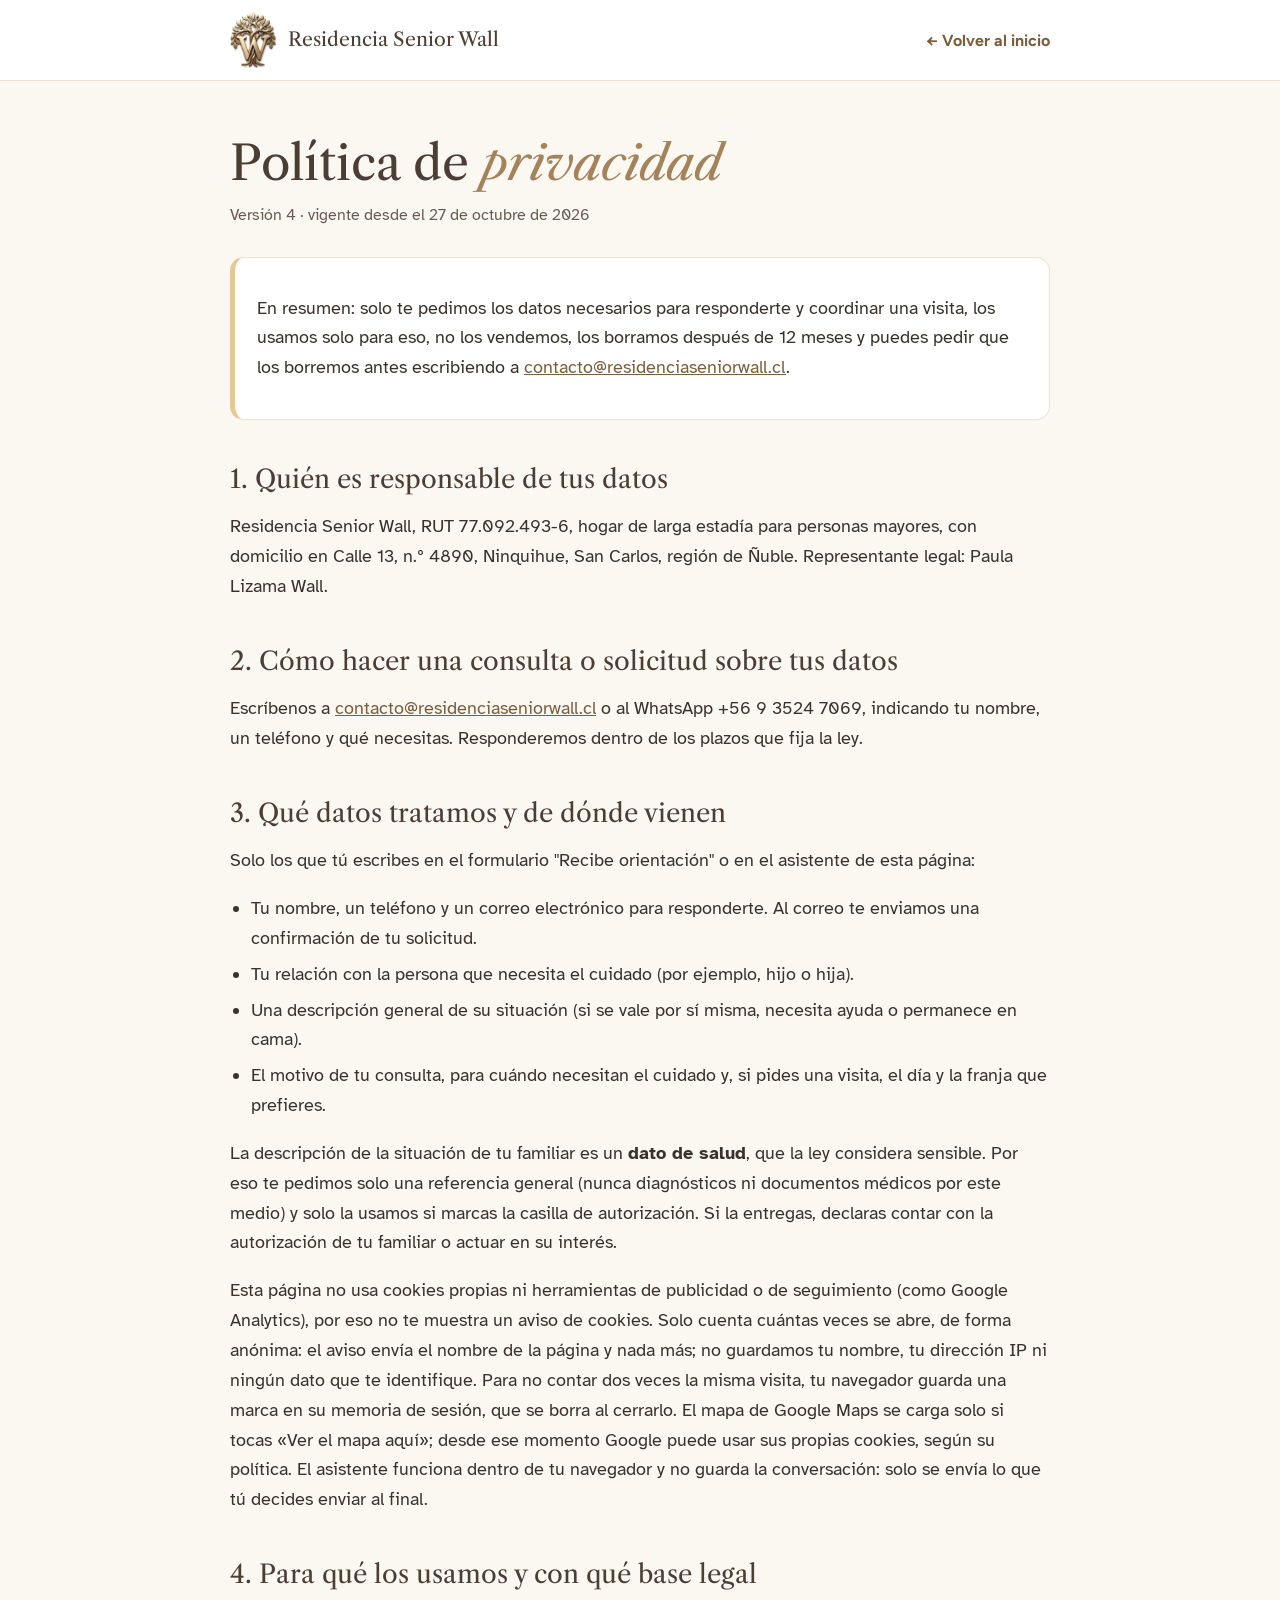
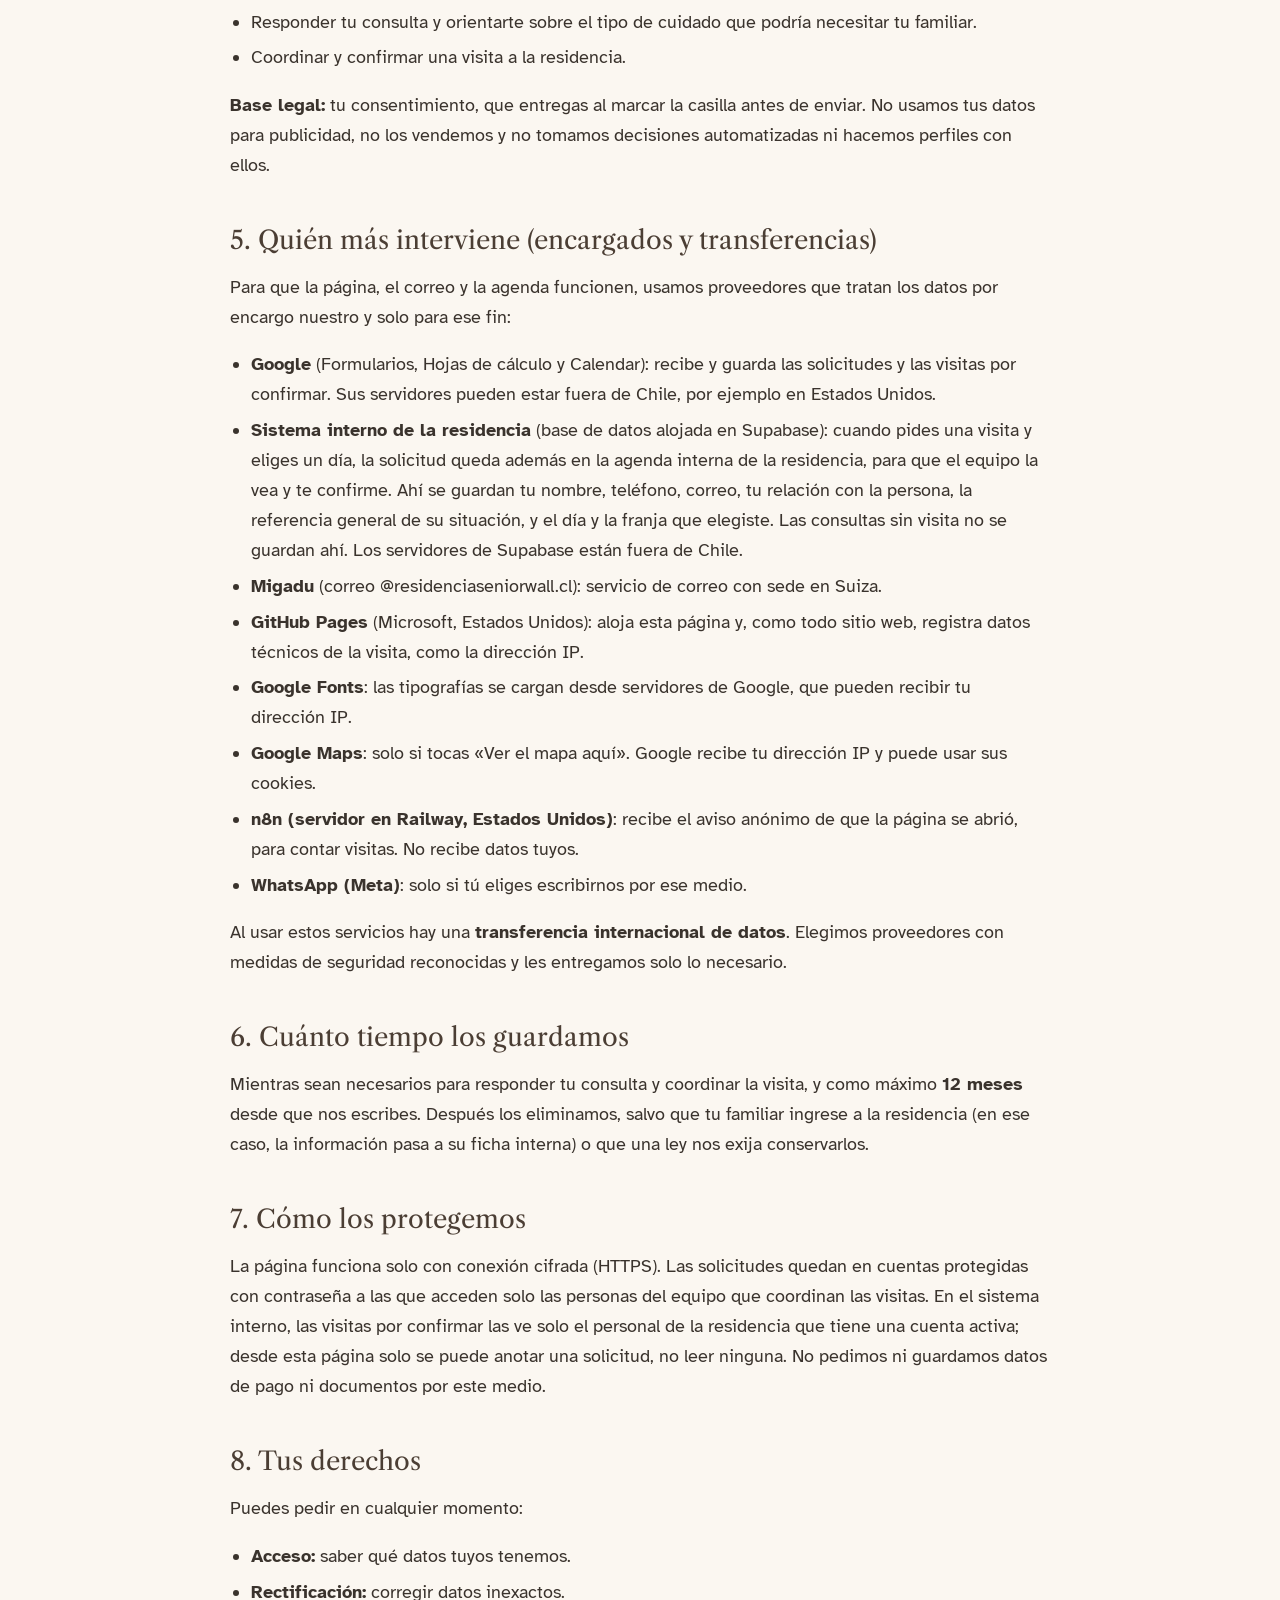
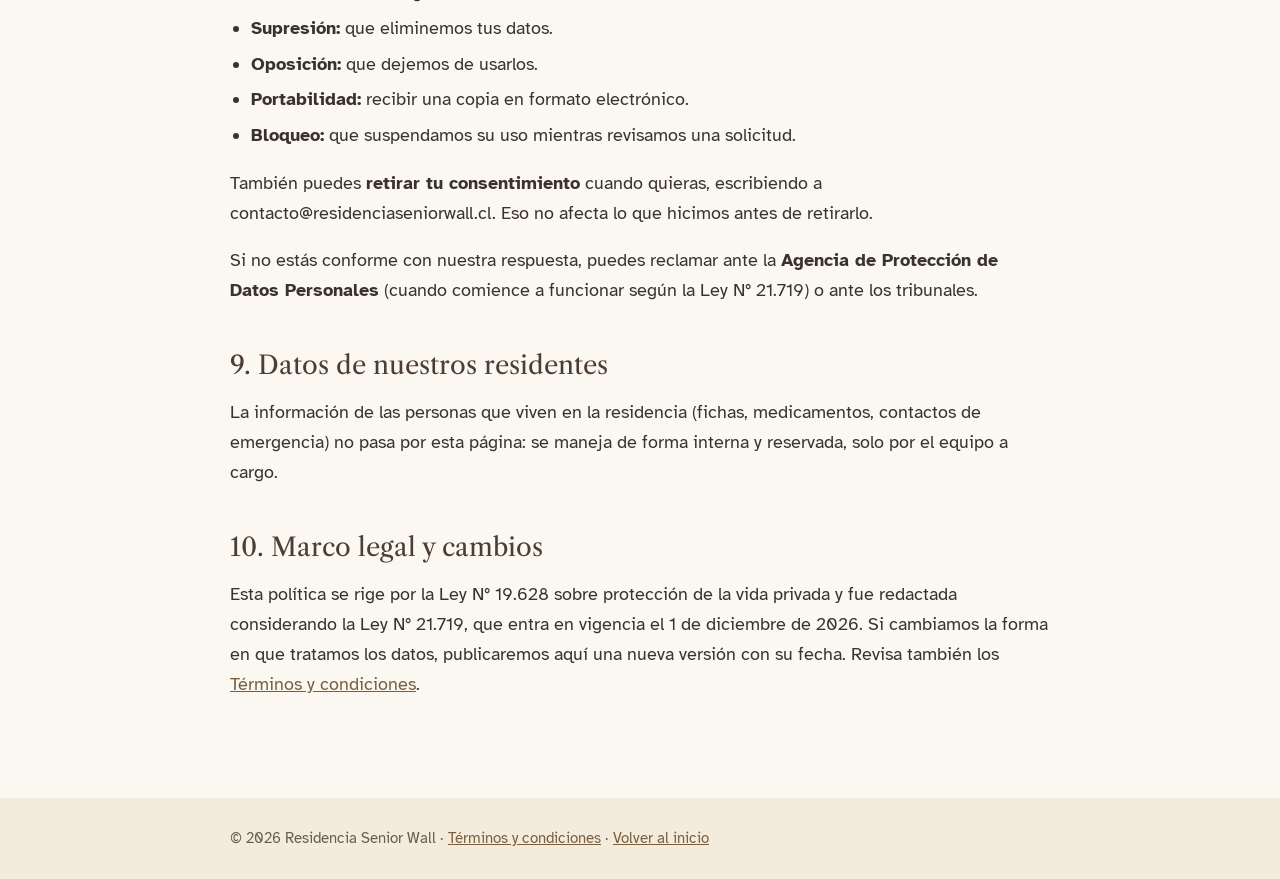
<file: privacidad.html>
<!DOCTYPE html>
<html lang="es-CL">
<head>
<meta charset="UTF-8">
<meta name="viewport" content="width=device-width, initial-scale=1">
<title>Política de privacidad · Residencia Senior Wall</title>
<meta name="description" content="Cómo Residencia Senior Wall trata los datos personales que se envían desde su página web.">
<meta name="theme-color" content="#f4ebdd">
<link rel="icon" type="image/png" href="assets/emblema.png">
<link rel="canonical" href="https://residenciaseniorwall.cl/privacidad.html">
<link rel="preconnect" href="https://fonts.googleapis.com">
<link rel="preconnect" href="https://fonts.gstatic.com" crossorigin>
<link href="https://fonts.googleapis.com/css2?family=Atkinson+Hyperlegible:wght@400;700&family=Figtree:wght@700;800&family=Libre+Caslon+Text:ital,wght@0,400;1,400&display=swap" rel="stylesheet">
<style>
:root{--bronce:#a4825a;--bronce-2:#7a5f3f;--cafe:#4b3e34;--arena:#f4ebdd;--tinta:#3a332d;--tinta-2:#675d53;--linea:#ece3d6;--fondo:#fbf7f1}
*{box-sizing:border-box}
body{margin:0;background:var(--fondo);color:var(--tinta);font:400 1.1rem/1.7 'Atkinson Hyperlegible',system-ui,sans-serif}
a{color:var(--bronce-2)}
:focus-visible{outline:3px solid #e6c894;outline-offset:3px;border-radius:6px}
.wrap{width:min(820px,100% - 36px);margin-inline:auto}
header{background:#fff;border-bottom:1px solid var(--linea)}
header .wrap{display:flex;align-items:center;justify-content:space-between;gap:16px;height:80px}
.marca{display:flex;align-items:center;gap:12px;text-decoration:none;color:var(--cafe)}
.marca img{width:46px;height:auto}
.marca b{font:400 1.2rem/1.1 'Libre Caslon Text',Georgia,serif}
.volver{font:700 1rem 'Figtree',sans-serif;text-decoration:none;color:var(--bronce-2)}
.volver:hover{text-decoration:underline}
main{padding:56px 0 80px}
h1{font:400 clamp(2.2rem,5vw,3rem)/1.1 'Libre Caslon Text',Georgia,serif;color:var(--cafe);margin:0}
h1 em{color:var(--bronce)}
.fecha{color:var(--tinta-2);margin-top:12px;font-size:1rem}
h2{font:400 1.6rem/1.2 'Libre Caslon Text',Georgia,serif;color:var(--cafe);margin:44px 0 10px}
p,li{color:var(--tinta)}
ul{padding-left:1.2em}
li{margin:6px 0}
.caja{background:#fff;border:1px solid var(--linea);border-left:5px solid #e6c894;border-radius:14px;padding:18px 22px;margin-top:28px}
footer{background:var(--arena);color:var(--tinta-2);padding:28px 0;font-size:.95rem}
footer a{color:var(--bronce-2)}
</style>
</head>
<body>
<header>
  <div class="wrap">
    <a class="marca" href="./"><img src="assets/emblema.png" alt="" width="46" height="56"><b>Residencia Senior Wall</b></a>
    <a class="volver" href="./">← Volver al inicio</a>
  </div>
</header>
<main class="wrap">
  <h1>Política de <em>privacidad</em></h1>
  <p class="fecha">Versión 4 · vigente desde el 27 de octubre de 2026</p>

  <div class="caja">
    <p>En resumen: solo te pedimos los datos necesarios para responderte y coordinar una visita, los usamos solo para eso, no los vendemos, los borramos después de 12 meses y puedes pedir que los borremos antes escribiendo a <a href="mailto:contacto@residenciaseniorwall.cl">contacto@residenciaseniorwall.cl</a>.</p>
  </div>

  <h2>1. Quién es responsable de tus datos</h2>
  <p>Residencia Senior Wall, RUT 77.092.493-6, hogar de larga estadía para personas mayores, con domicilio en Calle 13, n.º 4890, Ninquihue, San Carlos, región de Ñuble. Representante legal: Paula Lizama Wall.</p>

  <h2>2. Cómo hacer una consulta o solicitud sobre tus datos</h2>
  <p>Escríbenos a <a href="mailto:contacto@residenciaseniorwall.cl">contacto@residenciaseniorwall.cl</a> o al WhatsApp +56 9 3524 7069, indicando tu nombre, un teléfono y qué necesitas. Responderemos dentro de los plazos que fija la ley.</p>

  <h2>3. Qué datos tratamos y de dónde vienen</h2>
  <p>Solo los que tú escribes en el formulario "Recibe orientación" o en el asistente de esta página:</p>
  <ul>
    <li>Tu nombre, un teléfono y un correo electrónico para responderte. Al correo te enviamos una confirmación de tu solicitud.</li>
    <li>Tu relación con la persona que necesita el cuidado (por ejemplo, hijo o hija).</li>
    <li>Una descripción general de su situación (si se vale por sí misma, necesita ayuda o permanece en cama).</li>
    <li>El motivo de tu consulta, para cuándo necesitan el cuidado y, si pides una visita, el día y la franja que prefieres.</li>
  </ul>
  <p>La descripción de la situación de tu familiar es un <strong>dato de salud</strong>, que la ley considera sensible. Por eso te pedimos solo una referencia general (nunca diagnósticos ni documentos médicos por este medio) y solo la usamos si marcas la casilla de autorización. Si la entregas, declaras contar con la autorización de tu familiar o actuar en su interés.</p>
  <p>Esta página no usa cookies propias ni herramientas de publicidad o de seguimiento (como Google Analytics), por eso no te muestra un aviso de cookies. Solo cuenta cuántas veces se abre, de forma anónima: el aviso envía el nombre de la página y nada más; no guardamos tu nombre, tu dirección IP ni ningún dato que te identifique. Para no contar dos veces la misma visita, tu navegador guarda una marca en su memoria de sesión, que se borra al cerrarlo. El mapa de Google Maps se carga solo si tocas «Ver el mapa aquí»; desde ese momento Google puede usar sus propias cookies, según su política. El asistente funciona dentro de tu navegador y no guarda la conversación: solo se envía lo que tú decides enviar al final.</p>

  <h2>4. Para qué los usamos y con qué base legal</h2>
  <ul>
    <li>Responder tu consulta y orientarte sobre el tipo de cuidado que podría necesitar tu familiar.</li>
    <li>Coordinar y confirmar una visita a la residencia.</li>
  </ul>
  <p><strong>Base legal:</strong> tu consentimiento, que entregas al marcar la casilla antes de enviar. No usamos tus datos para publicidad, no los vendemos y no tomamos decisiones automatizadas ni hacemos perfiles con ellos.</p>

  <h2>5. Quién más interviene (encargados y transferencias)</h2>
  <p>Para que la página, el correo y la agenda funcionen, usamos proveedores que tratan los datos por encargo nuestro y solo para ese fin:</p>
  <ul>
    <li><strong>Google</strong> (Formularios, Hojas de cálculo y Calendar): recibe y guarda las solicitudes y las visitas por confirmar. Sus servidores pueden estar fuera de Chile, por ejemplo en Estados Unidos.</li>
    <li><strong>Sistema interno de la residencia</strong> (base de datos alojada en Supabase): cuando pides una visita y eliges un día, la solicitud queda además en la agenda interna de la residencia, para que el equipo la vea y te confirme. Ahí se guardan tu nombre, teléfono, correo, tu relación con la persona, la referencia general de su situación, y el día y la franja que elegiste. Las consultas sin visita no se guardan ahí. Los servidores de Supabase están fuera de Chile.</li>
    <li><strong>Migadu</strong> (correo @residenciaseniorwall.cl): servicio de correo con sede en Suiza.</li>
    <li><strong>GitHub Pages</strong> (Microsoft, Estados Unidos): aloja esta página y, como todo sitio web, registra datos técnicos de la visita, como la dirección IP.</li>
    <li><strong>Google Fonts</strong>: las tipografías se cargan desde servidores de Google, que pueden recibir tu dirección IP.</li>
    <li><strong>Google Maps</strong>: solo si tocas «Ver el mapa aquí». Google recibe tu dirección IP y puede usar sus cookies.</li>
      <li><strong>n8n (servidor en Railway, Estados Unidos)</strong>: recibe el aviso anónimo de que la página se abrió, para contar visitas. No recibe datos tuyos.</li>
      <li><strong>WhatsApp (Meta)</strong>: solo si tú eliges escribirnos por ese medio.</li>
  </ul>
  <p>Al usar estos servicios hay una <strong>transferencia internacional de datos</strong>. Elegimos proveedores con medidas de seguridad reconocidas y les entregamos solo lo necesario.</p>

  <h2>6. Cuánto tiempo los guardamos</h2>
  <p>Mientras sean necesarios para responder tu consulta y coordinar la visita, y como máximo <strong>12 meses</strong> desde que nos escribes. Después los eliminamos, salvo que tu familiar ingrese a la residencia (en ese caso, la información pasa a su ficha interna) o que una ley nos exija conservarlos.</p>

  <h2>7. Cómo los protegemos</h2>
  <p>La página funciona solo con conexión cifrada (HTTPS). Las solicitudes quedan en cuentas protegidas con contraseña a las que acceden solo las personas del equipo que coordinan las visitas. En el sistema interno, las visitas por confirmar las ve solo el personal de la residencia que tiene una cuenta activa; desde esta página solo se puede anotar una solicitud, no leer ninguna. No pedimos ni guardamos datos de pago ni documentos por este medio.</p>

  <h2>8. Tus derechos</h2>
  <p>Puedes pedir en cualquier momento:</p>
  <ul>
    <li><strong>Acceso:</strong> saber qué datos tuyos tenemos.</li>
    <li><strong>Rectificación:</strong> corregir datos inexactos.</li>
    <li><strong>Supresión:</strong> que eliminemos tus datos.</li>
    <li><strong>Oposición:</strong> que dejemos de usarlos.</li>
    <li><strong>Portabilidad:</strong> recibir una copia en formato electrónico.</li>
    <li><strong>Bloqueo:</strong> que suspendamos su uso mientras revisamos una solicitud.</li>
  </ul>
  <p>También puedes <strong>retirar tu consentimiento</strong> cuando quieras, escribiendo a contacto@residenciaseniorwall.cl. Eso no afecta lo que hicimos antes de retirarlo.</p>
  <p>Si no estás conforme con nuestra respuesta, puedes reclamar ante la <strong>Agencia de Protección de Datos Personales</strong> (cuando comience a funcionar según la Ley N° 21.719) o ante los tribunales.</p>

  <h2>9. Datos de nuestros residentes</h2>
  <p>La información de las personas que viven en la residencia (fichas, medicamentos, contactos de emergencia) no pasa por esta página: se maneja de forma interna y reservada, solo por el equipo a cargo.</p>

  <h2>10. Marco legal y cambios</h2>
  <p>Esta política se rige por la Ley N° 19.628 sobre protección de la vida privada y fue redactada considerando la Ley N° 21.719, que entra en vigencia el 1 de diciembre de 2026. Si cambiamos la forma en que tratamos los datos, publicaremos aquí una nueva versión con su fecha. Revisa también los <a href="terminos.html">Términos y condiciones</a>.</p>
</main>
<footer><div class="wrap">© 2026 Residencia Senior Wall · <a href="terminos.html">Términos y condiciones</a> · <a href="./">Volver al inicio</a></div></footer>
<!-- contador de visitas -->
<script>(function(){try{var L=localStorage,S=sessionStorage;if(location.search.indexOf('yo=1')>-1)L.setItem('soy-de-la-casa','1');
if(L.getItem('soy-de-la-casa')||S.getItem('visita-contada'))return;S.setItem('visita-contada','1');
var c=JSON.stringify({s:'residenciaseniorwall'});
if(navigator.sendBeacon)navigator.sendBeacon('https://n8n-production-003b9.up.railway.app/webhook/visita',c);else fetch('https://n8n-production-003b9.up.railway.app/webhook/visita',{method:'POST',body:c,keepalive:true});}catch(e){}})();</script>
</body>
</html>
</file>
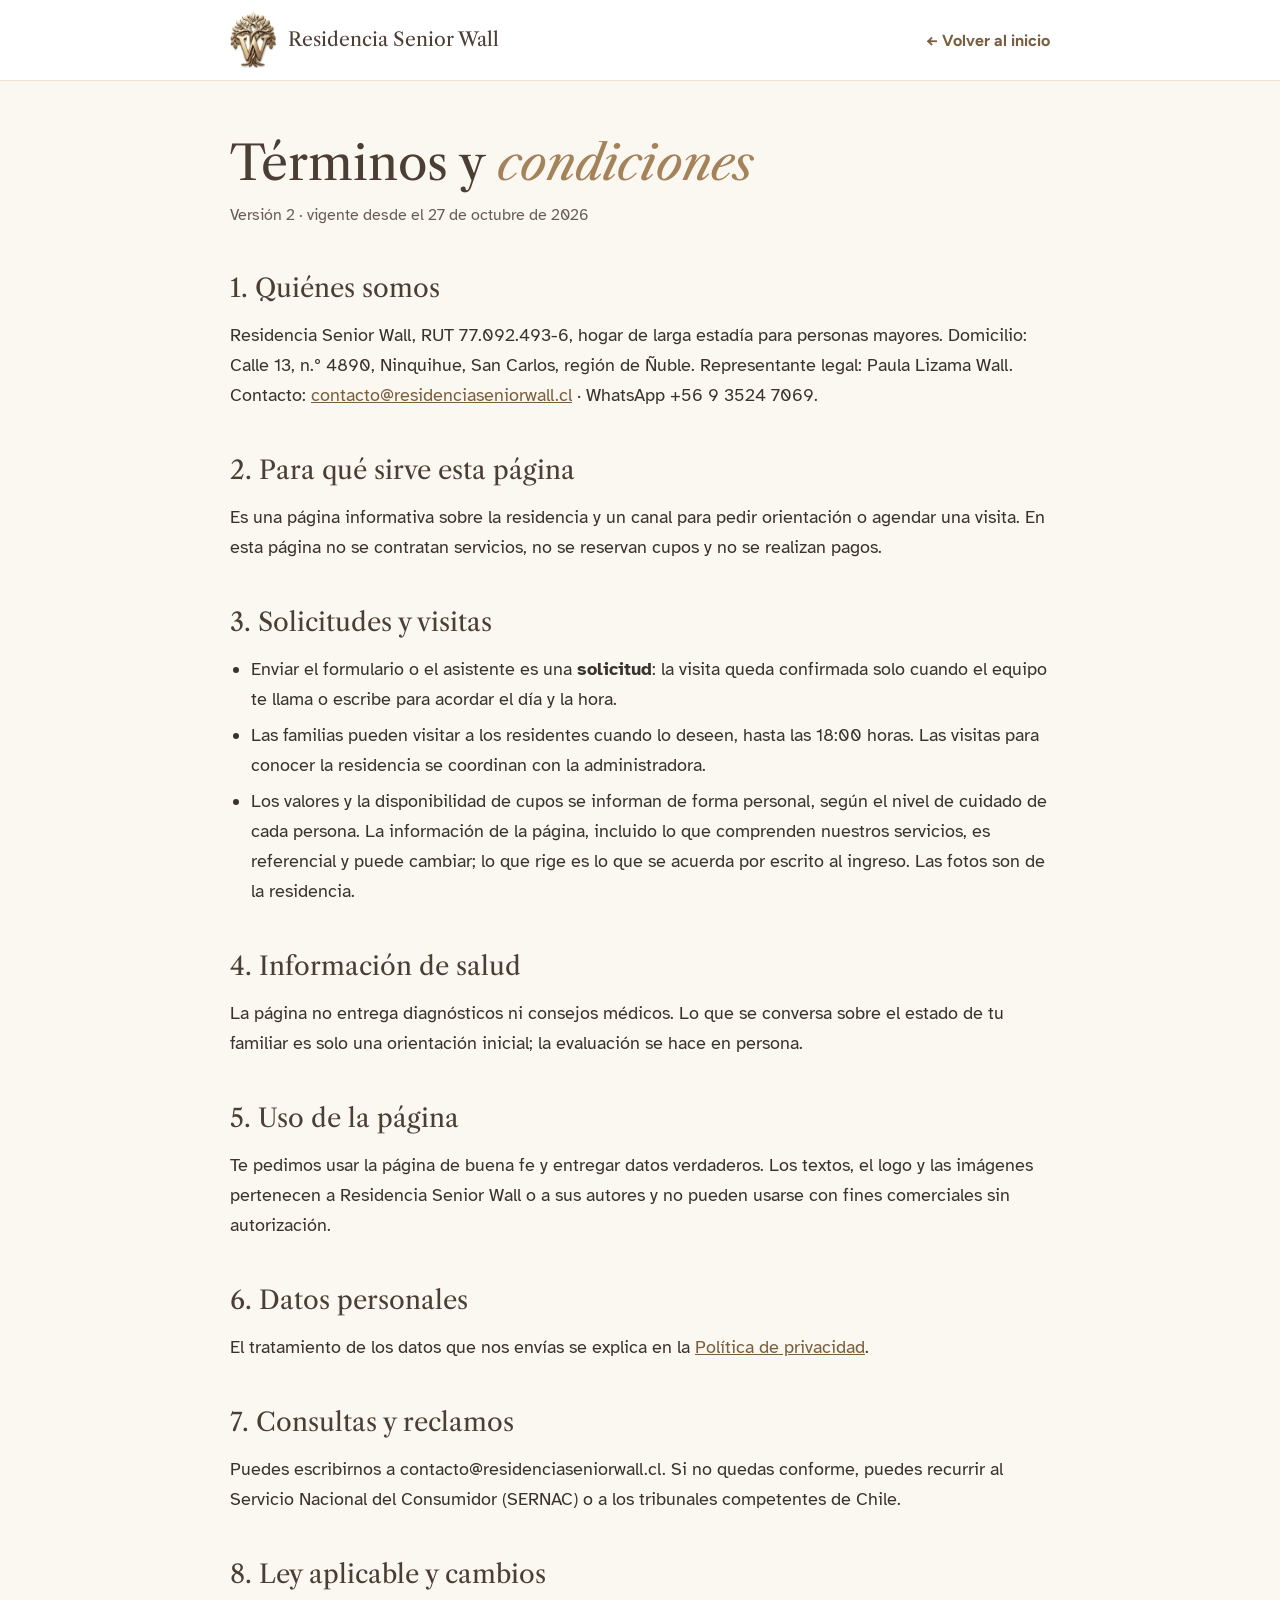
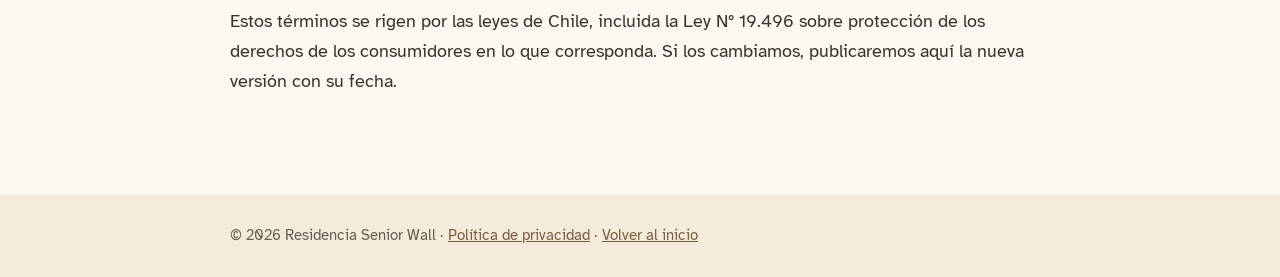
<file: terminos.html>
<!DOCTYPE html>
<html lang="es-CL">
<head>
<meta charset="UTF-8">
<meta name="viewport" content="width=device-width, initial-scale=1">
<title>Términos y condiciones · Residencia Senior Wall</title>
<meta name="description" content="Condiciones de uso de la página web de Residencia Senior Wall.">
<meta name="theme-color" content="#f4ebdd">
<link rel="icon" type="image/png" href="assets/emblema.png">
<link rel="canonical" href="https://residenciaseniorwall.cl/terminos.html">
<link rel="preconnect" href="https://fonts.googleapis.com">
<link rel="preconnect" href="https://fonts.gstatic.com" crossorigin>
<link href="https://fonts.googleapis.com/css2?family=Atkinson+Hyperlegible:wght@400;700&family=Figtree:wght@700;800&family=Libre+Caslon+Text:ital,wght@0,400;1,400&display=swap" rel="stylesheet">
<style>
:root{--bronce:#a4825a;--bronce-2:#7a5f3f;--cafe:#4b3e34;--arena:#f4ebdd;--tinta:#3a332d;--tinta-2:#675d53;--linea:#ece3d6;--fondo:#fbf7f1}
*{box-sizing:border-box}
body{margin:0;background:var(--fondo);color:var(--tinta);font:400 1.1rem/1.7 'Atkinson Hyperlegible',system-ui,sans-serif}
a{color:var(--bronce-2)}
:focus-visible{outline:3px solid #e6c894;outline-offset:3px;border-radius:6px}
.wrap{width:min(820px,100% - 36px);margin-inline:auto}
header{background:#fff;border-bottom:1px solid var(--linea)}
header .wrap{display:flex;align-items:center;justify-content:space-between;gap:16px;height:80px}
.marca{display:flex;align-items:center;gap:12px;text-decoration:none;color:var(--cafe)}
.marca img{width:46px;height:auto}
.marca b{font:400 1.2rem/1.1 'Libre Caslon Text',Georgia,serif}
.volver{font:700 1rem 'Figtree',sans-serif;text-decoration:none;color:var(--bronce-2)}
.volver:hover{text-decoration:underline}
main{padding:56px 0 80px}
h1{font:400 clamp(2.2rem,5vw,3rem)/1.1 'Libre Caslon Text',Georgia,serif;color:var(--cafe);margin:0}
h1 em{color:var(--bronce)}
.fecha{color:var(--tinta-2);margin-top:12px;font-size:1rem}
h2{font:400 1.6rem/1.2 'Libre Caslon Text',Georgia,serif;color:var(--cafe);margin:44px 0 10px}
p,li{color:var(--tinta)}
ul{padding-left:1.2em}
li{margin:6px 0}
.caja{background:#fff;border:1px solid var(--linea);border-left:5px solid #e6c894;border-radius:14px;padding:18px 22px;margin-top:28px}
footer{background:var(--arena);color:var(--tinta-2);padding:28px 0;font-size:.95rem}
footer a{color:var(--bronce-2)}
</style>
</head>
<body>
<header>
  <div class="wrap">
    <a class="marca" href="./"><img src="assets/emblema.png" alt="" width="46" height="56"><b>Residencia Senior Wall</b></a>
    <a class="volver" href="./">← Volver al inicio</a>
  </div>
</header>
<main class="wrap">
  <h1>Términos y <em>condiciones</em></h1>
  <p class="fecha">Versión 2 · vigente desde el 27 de octubre de 2026</p>

  <h2>1. Quiénes somos</h2>
  <p>Residencia Senior Wall, RUT 77.092.493-6, hogar de larga estadía para personas mayores. Domicilio: Calle 13, n.º 4890, Ninquihue, San Carlos, región de Ñuble. Representante legal: Paula Lizama Wall. Contacto: <a href="mailto:contacto@residenciaseniorwall.cl">contacto@residenciaseniorwall.cl</a> · WhatsApp +56 9 3524 7069.</p>

  <h2>2. Para qué sirve esta página</h2>
  <p>Es una página informativa sobre la residencia y un canal para pedir orientación o agendar una visita. En esta página no se contratan servicios, no se reservan cupos y no se realizan pagos.</p>

  <h2>3. Solicitudes y visitas</h2>
  <ul>
    <li>Enviar el formulario o el asistente es una <strong>solicitud</strong>: la visita queda confirmada solo cuando el equipo te llama o escribe para acordar el día y la hora.</li>
    <li>Las familias pueden visitar a los residentes cuando lo deseen, hasta las 18:00 horas. Las visitas para conocer la residencia se coordinan con la administradora.</li>
    <li>Los valores y la disponibilidad de cupos se informan de forma personal, según el nivel de cuidado de cada persona. La información de la página, incluido lo que comprenden nuestros servicios, es referencial y puede cambiar; lo que rige es lo que se acuerda por escrito al ingreso. Las fotos son de la residencia.</li>
  </ul>

  <h2>4. Información de salud</h2>
  <p>La página no entrega diagnósticos ni consejos médicos. Lo que se conversa sobre el estado de tu familiar es solo una orientación inicial; la evaluación se hace en persona.</p>

  <h2>5. Uso de la página</h2>
  <p>Te pedimos usar la página de buena fe y entregar datos verdaderos. Los textos, el logo y las imágenes pertenecen a Residencia Senior Wall o a sus autores y no pueden usarse con fines comerciales sin autorización.</p>

  <h2>6. Datos personales</h2>
  <p>El tratamiento de los datos que nos envías se explica en la <a href="privacidad.html">Política de privacidad</a>.</p>

  <h2>7. Consultas y reclamos</h2>
  <p>Puedes escribirnos a contacto@residenciaseniorwall.cl. Si no quedas conforme, puedes recurrir al Servicio Nacional del Consumidor (SERNAC) o a los tribunales competentes de Chile.</p>

  <h2>8. Ley aplicable y cambios</h2>
  <p>Estos términos se rigen por las leyes de Chile, incluida la Ley N° 19.496 sobre protección de los derechos de los consumidores en lo que corresponda. Si los cambiamos, publicaremos aquí la nueva versión con su fecha.</p>
</main>
<footer><div class="wrap">© 2026 Residencia Senior Wall · <a href="privacidad.html">Política de privacidad</a> · <a href="./">Volver al inicio</a></div></footer>
<!-- contador de visitas -->
<script>(function(){try{var L=localStorage,S=sessionStorage;if(location.search.indexOf('yo=1')>-1)L.setItem('soy-de-la-casa','1');
if(L.getItem('soy-de-la-casa')||S.getItem('visita-contada'))return;S.setItem('visita-contada','1');
var c=JSON.stringify({s:'residenciaseniorwall'});
if(navigator.sendBeacon)navigator.sendBeacon('https://n8n-production-003b9.up.railway.app/webhook/visita',c);else fetch('https://n8n-production-003b9.up.railway.app/webhook/visita',{method:'POST',body:c,keepalive:true});}catch(e){}})();</script>
</body>
</html>
</file>
<file: assets/sitio.css>
:root{
  /* Paleta pastel (pedido del dueño 2026-09-30): fondos suaves y cálidos, textos oscuros legibles */
  --turquesa:#a4825a; --turquesa-2:#7a5f3f; --turquesa-3:#f8f1e7; --turquesa-4:#ecdfcb;
  --marino:#4b3e34; --marino-2:#3d332b;
  --sol:#f3e2c2; --sol-2:#e6c894;
  --arena:#f4ebdd; --rosa:#f6e8e1; --salvia:#e8eee3; --crema:#fdfaf5;
  --tinta:#3a332d; --tinta-2:#675d53; --linea:#ece3d6; --fondo:#fbf7f1;
  --titulo:'Libre Caslon Text', Georgia, serif; --ui:'Figtree', system-ui, sans-serif;
  --texto:'Atkinson Hyperlegible', system-ui, -apple-system, 'Segoe UI', sans-serif;
  --ancho:1160px;
}
*{box-sizing:border-box}
html{scroll-behavior:smooth;scroll-padding-top:96px}
body{margin:0;background:#fff;color:var(--tinta);font:400 1.125rem/1.62 var(--texto);-webkit-font-smoothing:antialiased}
img,svg{display:block;max-width:100%}
a{color:var(--turquesa-2)}
::selection{background:var(--turquesa);color:#fff}
:focus-visible{outline:3px solid var(--sol-2);outline-offset:3px;border-radius:8px}
.wrap{width:min(var(--ancho),100% - 40px);margin-inline:auto}
.saltar{position:absolute;left:-999px;top:8px;background:var(--marino);color:#fff;padding:10px 16px;border-radius:10px;z-index:100}
.saltar:focus{left:12px}
h1,h2,h3{font-family:var(--titulo);margin:0;line-height:1.08}
h2{font-size:clamp(2.1rem,4.2vw,3.1rem);font-weight:400;color:var(--marino);letter-spacing:-.015em;line-height:1.1}
h2 .t{font-style:italic}
h2 .t{color:var(--turquesa)}
h3{font-weight:800;font-size:1.3rem;color:var(--marino)}
p{margin:0}
.oculto{display:none!important}
.centro{text-align:center}
.bajada{color:var(--tinta-2);font-size:1.18rem;max-width:58ch;margin:18px auto 0}
.bajada.i{font-style:italic}

/* Botones */
.btn{display:inline-flex;align-items:center;justify-content:center;gap:10px;min-height:56px;padding:0 30px;border-radius:999px;border:0;font:800 1.08rem/1 var(--ui);text-decoration:none;cursor:pointer;transition:transform .18s,box-shadow .18s,background .18s}
.btn svg{width:22px;height:22px}
.btn-sol{background:linear-gradient(180deg,var(--sol),var(--sol-2));color:var(--marino-2);box-shadow:0 10px 22px -12px rgba(190,150,90,.7)}
.btn-sol:hover{transform:translateY(-2px);box-shadow:0 16px 28px -12px rgba(190,150,90,.85)}
.btn-turquesa{background:var(--turquesa-2);color:#fff}
.btn-turquesa:hover{background:var(--marino);transform:translateY(-2px)}
.btn-borde{background:#fff;color:var(--marino);box-shadow:inset 0 0 0 2px var(--marino)}
.btn-borde:hover{background:var(--marino);color:#fff}

/* Barra superior + encabezado */
.barra{background:var(--arena);color:var(--marino);font-size:.95rem}
.barra .wrap{display:flex;flex-wrap:wrap;gap:6px 26px;justify-content:space-between;padding:9px 0}
.barra span,.barra a{display:inline-flex;align-items:center;gap:8px;color:var(--marino);text-decoration:none}
.barra a:hover{color:var(--turquesa-2);text-decoration:underline}
.barra svg{width:17px;height:17px;color:var(--turquesa)}
.barra .der{display:flex;flex-wrap:wrap;gap:6px 22px}
.top{position:sticky;top:0;z-index:40;background:#fff;box-shadow:0 1px 0 var(--linea);transition:box-shadow .3s}
.top.sombra{box-shadow:0 8px 24px -16px rgba(59,47,37,.35)}
.top .wrap{display:flex;align-items:center;justify-content:space-between;gap:18px;height:84px}
.marca{display:flex;align-items:center;gap:12px;text-decoration:none}
.marca img{width:52px;height:auto;flex:none}
.marca b{display:block;font:700 1.22rem/1.05 var(--titulo);color:var(--marino);text-transform:uppercase;letter-spacing:.02em}
.marca b i{font-style:normal;color:var(--turquesa)}
.marca small{display:block;font:600 .78rem/1.3 var(--ui);color:var(--tinta-2);letter-spacing:.08em;text-transform:uppercase;margin-top:4px}
.nav{display:flex;align-items:center;gap:26px}
.nav a{color:var(--marino);text-decoration:none;font:700 1rem var(--ui)}
.nav a:hover,.nav a[aria-current=page]{color:var(--turquesa-2)}
.nav a[aria-current=page]:not(.btn){text-decoration:underline;text-decoration-color:var(--sol-2);text-decoration-thickness:3px;text-underline-offset:8px}
.nav .btn{min-height:48px;padding:0 22px;font-size:.98rem;color:var(--marino-2)}
.menu-btn{display:none}

/* Portada */
.portada{position:relative;background:linear-gradient(180deg,var(--crema) 0%,var(--fondo) 100%);overflow:hidden;padding:54px 0 70px}
.portada::before{content:"";position:absolute;right:-12%;top:-30%;width:60%;height:140%;background:linear-gradient(170deg,var(--rosa),var(--arena) 70%);border-radius:0 0 0 46%;transform:skewX(-8deg);z-index:0}
.portada .agua{position:absolute;right:-40px;bottom:-60px;width:520px;height:auto;opacity:.07;pointer-events:none;z-index:0}
.portada::after{content:"";position:absolute;right:-6%;top:-30%;width:55%;height:140%;background:linear-gradient(160deg,rgba(232,238,227,.9),transparent 60%);border-radius:0 0 0 46%;transform:skewX(-8deg);z-index:0}
.portada .wrap{position:relative;z-index:1;display:grid;grid-template-columns:minmax(0,1.05fr) minmax(0,.95fr);gap:48px;align-items:center}
.sobre{display:inline-flex;align-items:center;gap:10px;font:700 .98rem var(--ui);color:var(--turquesa-2)}
.sobre::before{content:"";width:28px;height:2px;background:var(--sol-2)}
.portada h1{margin-top:14px;font-weight:400;font-size:clamp(2.6rem,5.4vw,4.3rem);color:var(--marino);letter-spacing:-.02em;line-height:1.04}
.portada h1 em{color:#86693f;font-style:italic}
.portada h1 .t{display:block;color:var(--turquesa);font-size:1.12em;margin-top:4px}
.portada .lead{margin-top:22px;font-size:1.22rem;color:var(--tinta-2);max-width:36ch}
.btn-texto{border:0;background:none;padding:10px 4px;cursor:pointer;font:700 1.02rem var(--ui);color:var(--turquesa-2);display:inline-flex;align-items:center;gap:8px;text-decoration:underline;text-decoration-color:var(--turquesa-4);text-underline-offset:6px;text-decoration-thickness:2px}
.btn-texto:hover{color:var(--marino);text-decoration-color:var(--sol-2)}
.btn-texto svg{width:18px;height:18px;transition:transform .2s}
.btn-texto:hover svg{transform:translateX(3px)}
.portada .acciones{display:flex;flex-wrap:wrap;gap:12px;margin-top:24px}

/* Formulario de orientación */
.orienta{background:#fff;border-radius:24px;padding:30px 30px 26px;box-shadow:0 30px 60px -36px rgba(120,95,65,.45),0 0 0 1px var(--linea)}
.orienta h2{font-size:1.9rem}
.orienta > p{color:var(--tinta-2);margin-top:8px;font-size:1.02rem}
.campo{margin-top:16px}
.campo label,.campo legend{display:block;font:800 .95rem var(--ui);color:var(--marino);margin-bottom:6px}
.campo input,.campo select{width:100%;min-height:52px;border:1.5px solid var(--linea);border-radius:12px;padding:0 16px;font:400 1.05rem var(--texto);color:var(--tinta);background:#fff}
.campo input:focus,.campo select:focus{outline:none;border-color:var(--turquesa);box-shadow:0 0 0 4px var(--turquesa-3)}
.dos{display:grid;grid-template-columns:1fr 1fr;gap:12px}
.orienta .btn{width:100%;margin-top:20px}
.orienta .nota{margin-top:12px;font-size:.88rem;color:var(--tinta-2);text-align:center}
.consiente{display:flex;gap:10px;align-items:flex-start;margin-top:16px;font-size:.92rem;line-height:1.45;color:var(--tinta-2);cursor:pointer}
.consiente input{width:22px;height:22px;flex:none;margin-top:2px;accent-color:var(--turquesa-2)}
.consiente a{color:var(--turquesa-2)}
.orienta .error{margin-top:10px;color:#b42318;font-size:.95rem;min-height:1.2em}
.envio{margin-top:16px;display:grid;gap:10px}
.ok-envio{margin-top:16px;background:var(--turquesa-3);border:1.5px solid var(--turquesa-4);border-radius:14px;padding:14px 16px;font-weight:700;color:var(--marino)}
.envio a{justify-content:center}

/* Encabezado de páginas interiores */
.cabecera{background:linear-gradient(135deg,var(--rosa),var(--arena) 60%,var(--salvia));padding:70px 0 64px;text-align:center}
.cabecera .sobre{justify-content:center}
.cabecera h1{margin-top:12px;font-weight:400;font-size:clamp(2.3rem,4.8vw,3.6rem);color:var(--marino);letter-spacing:-.02em;line-height:1.08}
.cabecera h1 em{color:var(--turquesa-2)}
.cabecera + section{padding-top:72px}
/* Accesos a las otras pestañas (inicio) */
.accesos{margin-top:50px;display:grid;grid-template-columns:repeat(3,1fr);gap:20px}
.acceso{display:block;padding:30px 28px;border-radius:24px;text-decoration:none;color:var(--marino);background:var(--crema);border:1.5px solid var(--linea);transition:transform .2s,box-shadow .2s}
.acceso:nth-child(2){background:var(--rosa)}.acceso:nth-child(3){background:var(--salvia)}
.acceso:hover{transform:translateY(-3px);box-shadow:0 18px 36px -24px rgba(150,120,80,.5)}
.acceso h3{font-size:1.5rem;font-weight:400}
.acceso p{margin-top:8px;color:var(--tinta-2);font-size:1.02rem}
.acceso span{display:inline-flex;align-items:center;gap:6px;margin-top:16px;font:800 .98rem var(--ui);color:var(--turquesa-2)}
.acceso span svg{width:18px;height:18px}

/* Secciones */
section{padding:92px 0}
.seccion-gris{background:var(--fondo)}

/* Pilares */
.pilares{margin-top:52px;display:grid;grid-template-columns:repeat(2,1fr);gap:20px}
.pilar{display:grid;grid-template-columns:88px 1fr;gap:18px;align-items:center;padding:24px 26px;border-radius:26px;border:1.5px solid var(--turquesa-4);background:#fff;transition:border-color .2s,transform .2s,box-shadow .2s}
.pilar:hover{border-color:var(--sol-2);transform:translateY(-3px);box-shadow:0 18px 36px -24px rgba(150,120,80,.45)}
.pilar:nth-child(3n+2) .ico{background:var(--rosa)}
.pilar:nth-child(3n+3) .ico{background:var(--salvia)}
.pilar .ico{width:88px;height:88px;border-radius:24px;background:var(--turquesa-3);display:grid;place-items:center;color:var(--turquesa-2)}
.pilar .ico svg{width:48px;height:48px}
.pilar h3{color:var(--turquesa-2);font-size:1.28rem}
.pilar p{margin-top:6px;color:var(--tinta-2);font-size:1.02rem}

.pilares.tres{grid-template-columns:repeat(3,1fr)}
.pilares.tres .pilar{grid-template-columns:1fr;justify-items:center;align-content:start;text-align:center;padding:30px 26px}

/* Cómo llegar */
.mapa-grid{display:grid;grid-template-columns:minmax(0,.85fr) minmax(0,1.15fr);gap:48px;align-items:center}
.mapa{border-radius:24px;overflow:hidden;border:8px solid #fff;box-shadow:0 0 0 1px var(--linea),0 30px 60px -40px rgba(120,95,65,.5);background:var(--arena);aspect-ratio:4/3}
.mapa iframe{display:block;width:100%;height:100%;border:0}
.nota-mapa{margin-top:14px;color:var(--tinta-2);font-size:1rem;max-width:40ch}

/* Quiénes somos */
.mv{margin-top:50px;display:grid;grid-template-columns:1fr 1fr;gap:22px}
.mv-caja{background:#fff;border-radius:24px;padding:32px 32px 30px;border-top:6px solid var(--sol-2);box-shadow:0 22px 44px -34px rgba(120,95,65,.45)}
.mv-caja:nth-child(2){border-top-color:#dcbcae}
.mv-cab{display:flex;align-items:center;gap:14px;margin-bottom:16px}
.mv-cab svg{width:46px;height:46px;color:var(--turquesa)}
.mv-cab h3{font-size:2rem;font-weight:400}
.mv-caja > p{color:var(--tinta)}
.mv-sub{margin-top:20px!important;font:800 .95rem var(--ui);color:var(--turquesa-2);text-transform:uppercase;letter-spacing:.05em}
.mv-caja ul{margin:12px 0 0;padding:0;list-style:none;display:grid;gap:10px}
.mv-caja li{position:relative;padding-left:26px;color:var(--tinta-2);font-size:1.02rem}
.mv-caja li::before{content:"";position:absolute;left:2px;top:.62em;width:10px;height:10px;border-radius:3px;background:var(--sol-2);transform:rotate(45deg)}
.valores-tit{margin-top:64px;font-size:2rem;font-weight:400}
.valores{margin-top:26px;display:grid;grid-template-columns:repeat(3,1fr);gap:16px}
.valor{background:#fff;border-radius:18px;padding:22px 22px 20px;border:1.5px solid var(--turquesa-4)}
.valor:nth-child(3n+1){background:var(--crema)}.valor:nth-child(3n+2){background:var(--rosa)}.valor:nth-child(3n+3){background:var(--salvia)}
.valor b{display:block;font:700 1.3rem var(--titulo);color:var(--turquesa-2)}
.valor span{display:block;margin-top:6px;color:var(--tinta-2);font-size:1rem}

/* Niveles */
.niveles{margin-top:50px;display:grid;grid-template-columns:repeat(3,1fr);gap:22px}
.nivel{background:#fff;border-radius:22px;overflow:hidden;box-shadow:0 0 0 1px var(--linea),0 22px 44px -34px rgba(120,95,65,.45)}
.nivel .cab{padding:26px 24px 22px;color:var(--turquesa-2);display:flex;align-items:center;gap:16px}
.nivel:nth-child(1) .cab{background:var(--salvia)}
.nivel:nth-child(2) .cab{background:var(--arena)}
.nivel:nth-child(3) .cab{background:var(--rosa)}
.nivel .cab svg{width:54px;height:54px;flex:none}
.nivel .cab h3{color:var(--marino);font-size:1.75rem;font-weight:400}
.nivel .cab small{display:block;font:700 .9rem var(--ui);color:var(--tinta-2);text-transform:none;letter-spacing:0;margin-top:2px}
.nivel p{padding:22px 24px 26px;color:var(--tinta-2)}
.aviso{margin:34px auto 0;max-width:760px;display:flex;gap:14px;align-items:center;justify-content:center;background:var(--turquesa-3);border-radius:16px;padding:18px 22px;color:var(--marino);font-weight:700;text-align:left}
.aviso svg{width:28px;height:28px;flex:none;color:var(--turquesa-2)}

/* Cuidados */
.cuidados-grid{margin-top:52px;display:grid;grid-template-columns:repeat(4,1fr);gap:18px}
.cuidado{text-align:center;padding:30px 20px 28px;border-radius:22px;background:#fff;border:1.5px solid var(--linea)}
.cuidado .ico{width:96px;height:96px;margin:0 auto 18px;border-radius:50%;background:var(--arena);display:grid;place-items:center;color:var(--turquesa-2);box-shadow:0 0 0 8px var(--crema)}
.cuidado:nth-child(2) .ico{background:var(--rosa)}.cuidado:nth-child(3) .ico{background:var(--salvia)}.cuidado:nth-child(4) .ico{background:var(--turquesa-4)}
.cuidado .ico svg{width:50px;height:50px}
.cuidado p{margin-top:8px;color:var(--tinta-2);font-size:1rem}
.chips{margin-top:30px;display:flex;flex-wrap:wrap;justify-content:center;gap:10px}
.chips span{display:inline-flex;align-items:center;gap:8px;background:#fff;border:1.5px solid var(--turquesa-4);border-radius:999px;padding:9px 18px;font:700 .98rem var(--ui);color:var(--marino)}
.chips svg{width:18px;height:18px;color:var(--turquesa)}


/* Confianza (solo si hay datos reales) */
.seremi{background:var(--salvia);color:var(--marino);padding:26px 0}
.seremi .wrap{display:flex;align-items:center;justify-content:center;gap:22px;flex-wrap:wrap}
.seremi svg{width:60px;height:60px}
.seremi b{display:block;font:400 1.6rem var(--titulo)}
.galeria{margin-top:44px;display:grid;grid-template-columns:repeat(auto-fit,minmax(240px,1fr));gap:18px}
.galeria figure{margin:0;border-radius:18px;overflow:hidden;border:6px solid #fff;background:#fff;box-shadow:0 0 0 1px var(--linea)}
.galeria img{width:100%;aspect-ratio:4/3;object-fit:cover}
.galeria figcaption{color:var(--marino);font:700 .95rem var(--ui);padding:10px 12px}
.testimonios{margin-top:44px;display:grid;grid-template-columns:repeat(auto-fit,minmax(260px,1fr));gap:18px}
.testimonios blockquote{margin:0;background:#fff;border-radius:22px;padding:28px 26px;border:1.5px solid var(--linea);position:relative}
.testimonios blockquote::before{content:"“";position:absolute;top:-6px;left:22px;font:700 5rem/1 var(--titulo);color:var(--turquesa-4)}
.testimonios p{font-style:italic;color:var(--tinta);position:relative}
.testimonios cite{display:block;margin-top:14px;font:800 normal 1rem var(--ui);color:var(--turquesa-2)}

/* Familia */
.familia .wrap{display:grid;grid-template-columns:minmax(0,.95fr) minmax(0,1.05fr);gap:60px;align-items:center}
.circulo{position:relative;aspect-ratio:1;max-width:440px;margin:0 auto;border-radius:50%;background:radial-gradient(circle at 30% 30%,#fff,var(--rosa) 75%);border:10px solid #fff;box-shadow:0 0 0 2px var(--turquesa-4),0 40px 70px -40px rgba(150,120,80,.55);display:grid;place-items:center}
.circulo > img{width:58%;height:auto}
.circulo .check{position:absolute;right:-2%;bottom:6%;width:70px;height:70px;border-radius:50%;background:#8fa885;display:grid;place-items:center;box-shadow:0 0 0 8px #fff}
.circulo .check svg{width:36px;height:36px;color:#fff}
.lista-ficha{list-style:none;margin:28px 0 0;padding:0;display:grid;gap:14px}
.lista-ficha li{display:grid;grid-template-columns:52px 1fr;gap:16px;align-items:start;background:var(--fondo);border-radius:16px;padding:16px 18px}
.lista-ficha .ico{width:52px;height:52px;border-radius:14px;background:#fff;display:grid;place-items:center;color:var(--turquesa-2);box-shadow:0 0 0 1.5px var(--turquesa-4)}
.lista-ficha .ico svg{width:28px;height:28px}
.lista-ficha b{font:800 1.08rem var(--ui);color:var(--marino)}
.lista-ficha span{display:block;color:var(--tinta-2);font-size:1rem;margin-top:2px}

/* Cómo empezar */
.pasos{list-style:none;margin:54px 0 0;padding:0;display:grid;grid-template-columns:repeat(4,1fr);gap:22px;position:relative}
.pasos::before{content:"";position:absolute;top:34px;left:12%;right:12%;height:2px;background:repeating-linear-gradient(90deg,var(--turquesa-4) 0 10px,transparent 10px 18px)}
.paso{position:relative;text-align:center;padding:0 8px}
.paso .num{position:relative;z-index:1;display:grid;place-items:center;width:68px;height:68px;margin:0 auto 20px;border-radius:50%;background:var(--arena);border:2px solid var(--sol-2);color:var(--turquesa-2);font:400 2rem/1 var(--titulo);box-shadow:0 0 0 8px #fff}
.paso h3{font-size:1.4rem;font-weight:400}
.paso p{margin-top:8px;color:var(--tinta-2);font-size:1.02rem}

/* Preguntas */
.faq{max-width:860px;margin:44px auto 0;display:grid;gap:12px}
.faq details{background:#fff;border-radius:18px;border:1.5px solid var(--linea);transition:border-color .2s}
.faq details[open]{border-color:var(--sol-2)}
.faq summary{list-style:none;cursor:pointer;padding:22px 64px 22px 24px;position:relative;font:800 1.15rem/1.35 var(--ui);color:var(--marino)}
.faq summary::-webkit-details-marker{display:none}
.faq summary::after{content:"+";position:absolute;right:18px;top:50%;transform:translateY(-50%);width:34px;height:34px;border-radius:50%;background:var(--turquesa-3);color:var(--turquesa-2);display:grid;place-items:center;font:800 1.4rem/1 var(--ui);transition:transform .25s}
.faq details[open] summary::after{content:"–"}
.faq details p{padding:0 24px 22px;color:var(--tinta-2)}

/* Cierre */
.cierre{margin-top:88px;background:linear-gradient(135deg,var(--rosa),var(--arena));color:var(--marino);border-radius:32px;padding:60px 56px;display:grid;grid-template-columns:minmax(0,1.1fr) minmax(0,.9fr);gap:44px;align-items:center;position:relative;overflow:hidden}
.cierre::before{content:"";position:absolute;left:-70px;bottom:-110px;width:300px;height:300px;border-radius:50%;background:rgba(232,238,227,.9)}
.cierre > *{position:relative}
.cierre h2{color:var(--marino)}
.cierre h2 .t{color:var(--turquesa-2)}
.cierre p{margin-top:16px;color:var(--tinta-2);font-size:1.15rem}
.canales{list-style:none;margin:0;padding:0;display:grid;gap:12px}
.canales a,.canales .sin{display:flex;align-items:center;gap:16px;padding:16px 18px;border-radius:16px;background:rgba(255,255,255,.75);color:var(--marino);text-decoration:none;box-shadow:inset 0 0 0 1px rgba(160,130,90,.18)}
.canales a:hover{background:#fff}
.canales .ic{width:48px;height:48px;border-radius:14px;background:var(--arena);display:grid;place-items:center;flex:none}
.canales .ic svg{width:24px;height:24px;color:var(--turquesa-2)}
.canales b{display:block;font:800 1.05rem var(--ui)}
.canales small{display:block;color:var(--tinta-2);font-size:.95rem;word-break:break-word}

footer{background:var(--arena);color:var(--tinta-2);padding:64px 0 110px;margin-top:92px;font-size:.98rem}
.pie-grid{display:grid;grid-template-columns:1.4fr 1fr 1fr;gap:40px}
.pie-marca{display:grid;grid-template-columns:64px 1fr;gap:6px 16px;align-items:center}
.pie-marca img{width:64px;height:auto}
.pie-marca b{display:block;font:400 1.45rem/1.1 var(--titulo);color:var(--marino)}
.pie-marca span{display:block;font:700 .85rem var(--ui);color:var(--turquesa-2);letter-spacing:.04em;margin-top:4px}
.pie-marca p{grid-column:1/-1;margin-top:14px;max-width:34ch;color:var(--tinta-2)}
.pie-col{display:flex;flex-direction:column;gap:10px}
.pie-col b{font:800 .9rem var(--ui);color:var(--marino);letter-spacing:.06em;text-transform:uppercase;margin-bottom:4px}
.pie-col a,.pie-legal a{color:var(--turquesa-2);text-decoration:none}
.pie-col a:hover,.pie-legal a:hover{color:var(--marino);text-decoration:underline}
#pie-datos{white-space:pre-line}
.pie-legal{display:flex;flex-wrap:wrap;justify-content:space-between;gap:10px 24px;margin-top:44px;padding-top:22px;border-top:1px solid rgba(120,95,65,.18);font-size:.92rem}

/* Aparición */
.js .aparece{opacity:0;transform:translateY(26px);transition:opacity .75s ease,transform .75s cubic-bezier(.2,.7,.2,1)}
.js .aparece.visible{opacity:1;transform:none}

/* ---------- Asistente ---------- */
.chat-btn{position:fixed;right:22px;bottom:22px;z-index:60;display:flex;align-items:center;gap:12px;min-height:62px;padding:0 24px 0 10px;border-radius:999px;border:0;background:var(--sol);color:var(--marino-2);font:800 1.02rem var(--ui);cursor:pointer;box-shadow:0 16px 34px -14px rgba(150,115,70,.7),0 0 0 1px rgba(160,130,90,.25);transition:transform .2s,background .2s}
.chat-btn:hover{transform:translateY(-2px);background:var(--sol-2)}
.chat-btn .bolita{width:44px;height:44px;border-radius:50%;background:#fff;display:grid;place-items:center;position:relative}
.chat-btn .bolita svg{width:24px;height:24px;color:var(--turquesa)}
.chat-btn .bolita::after{content:"";position:absolute;right:0;top:0;width:12px;height:12px;border-radius:50%;background:#8fa885;box-shadow:0 0 0 2px var(--sol)}
.wa-flot{position:fixed;right:26px;bottom:98px;z-index:59;width:56px;height:56px;border-radius:50%;background:#25d366;color:#fff;display:grid;place-items:center;box-shadow:0 14px 30px -12px rgba(18,140,70,.8);transition:transform .2s}
.wa-flot[hidden],.chat:not([hidden]) ~ .wa-flot{display:none}
.wa-flot:hover{transform:translateY(-2px) scale(1.04)}
.wa-flot svg{width:30px;height:30px}
.chat{position:fixed;right:22px;bottom:98px;z-index:70;width:min(410px,calc(100vw - 24px));height:min(640px,calc(100vh - 124px));display:flex;flex-direction:column;background:#fff;border-radius:26px;box-shadow:0 40px 90px -30px rgba(42,33,25,.6),0 0 0 1px var(--linea);overflow:hidden;animation:abre .28s cubic-bezier(.2,.8,.2,1)}
@keyframes abre{from{opacity:0;transform:translateY(14px) scale(.97)}to{opacity:1;transform:none}}
.chat[hidden]{display:none}
.chat-cab{background:linear-gradient(120deg,var(--rosa),var(--arena));color:var(--marino);padding:18px 18px 18px 20px;display:flex;align-items:center;gap:14px}
.chat-cab .av{width:48px;height:48px;border-radius:50%;background:#fff;display:grid;place-items:center;flex:none}
.chat-cab .av img{width:32px;height:auto}
.chat-cab b{display:block;font:800 1.12rem/1.2 var(--ui)}
.chat-cab small{display:block;color:var(--tinta-2);font-size:.86rem;line-height:1.35;margin-top:2px}
.chat-x{margin-left:auto;width:44px;height:44px;border-radius:50%;border:0;background:rgba(255,255,255,.7);color:var(--marino);cursor:pointer;display:grid;place-items:center;flex:none}
.chat-x:hover{background:#fff}
.chat-x svg{width:20px;height:20px}
.chat-log{flex:1;overflow-y:auto;padding:20px 18px 10px;display:flex;flex-direction:column;gap:10px;background:var(--fondo)}
.msg{max-width:86%;padding:12px 16px;border-radius:18px;font-size:1.02rem;line-height:1.5;white-space:pre-line;animation:msg .25s ease}
@keyframes msg{from{opacity:0;transform:translateY(6px)}to{opacity:1;transform:none}}
.msg.bot{background:#fff;border:1px solid var(--linea);border-bottom-left-radius:6px;align-self:flex-start}
.msg.yo{background:var(--arena);color:var(--marino);border-bottom-right-radius:6px;align-self:flex-end}
.msg.escribiendo{display:flex;gap:5px;align-items:center;padding:16px 18px}
.msg.escribiendo i{width:8px;height:8px;border-radius:50%;background:var(--turquesa);animation:salta 1s infinite}
.msg.escribiendo i:nth-child(2){animation-delay:.15s}.msg.escribiendo i:nth-child(3){animation-delay:.3s}
@keyframes salta{0%,60%,100%{opacity:.35;transform:none}30%{opacity:1;transform:translateY(-4px)}}
.resumen{background:#fff;border:1.5px solid var(--turquesa-4);border-radius:16px;padding:14px 16px;font-size:.98rem;align-self:stretch;margin:0}
.resumen dt{font:800 .8rem var(--ui);color:var(--turquesa-2);text-transform:uppercase;letter-spacing:.05em}
.resumen dd{margin:0 0 8px}
.chat-ops{display:flex;flex-wrap:wrap;gap:8px;padding:10px 18px 14px;background:var(--fondo)}
.op{min-height:44px;padding:8px 16px;border-radius:999px;border:1.5px solid var(--turquesa);background:#fff;color:var(--turquesa-2);font:800 .95rem var(--ui);cursor:pointer;text-decoration:none;display:inline-flex;align-items:center;gap:8px;transition:background .15s,color .15s}
.op:hover{background:var(--arena);color:var(--marino)}
.op.fuerte{background:var(--turquesa-2);color:#fff}
.op.fuerte:hover{background:var(--marino)}
.op svg{width:18px;height:18px}
.chat-form{display:flex;gap:8px;padding:12px 14px 14px;border-top:1px solid var(--linea);background:#fff}
.chat-form input{flex:1;min-width:0;min-height:48px;border:1.5px solid var(--linea);border-radius:999px;padding:0 18px;font:400 1rem var(--texto);color:var(--tinta)}
.chat-form input:focus{outline:none;border-color:var(--turquesa)}
.chat-form button{width:48px;height:48px;flex:none;border-radius:50%;border:0;background:var(--sol-2);color:var(--marino-2);cursor:pointer;display:grid;place-items:center}
.chat-form button svg{width:20px;height:20px}
.sr{position:absolute;width:1px;height:1px;overflow:hidden;clip:rect(0 0 0 0);white-space:nowrap}

/* Responsive */
@media (max-width:1000px){
  .portada .wrap,.familia .wrap,.cierre{grid-template-columns:1fr}
  .portada::before,.portada::after{display:none}
  .portada{background:linear-gradient(180deg,var(--crema) 0%,var(--fondo) 55%,var(--rosa) 55%)}
  .orienta{max-width:560px;width:100%;margin:0 auto}
  .cuidados-grid{grid-template-columns:repeat(2,1fr)}
  .circulo{max-width:320px}
  .cierre{padding:48px 30px}
}
@media (max-width:860px){
  .nav{display:none;position:absolute;top:84px;left:0;right:0;flex-direction:column;align-items:stretch;gap:0;background:#fff;box-shadow:0 20px 30px -20px rgba(59,47,37,.4);padding:6px 20px 20px}
  .nav.abierto{display:flex}
  .nav a{padding:15px 0;border-bottom:1px solid var(--linea)}
  .nav .btn{margin-top:14px;border:0}
  .menu-btn{display:grid;place-items:center;width:50px;height:50px;border-radius:14px;border:0;background:var(--turquesa-3);color:var(--marino);cursor:pointer}
  .menu-btn svg{width:24px;height:24px}
  .pilares,.pilares.tres,.niveles,.mv,.accesos,.mapa-grid{grid-template-columns:1fr}
  .pasos{grid-template-columns:1fr 1fr;row-gap:36px}
  .pie-grid{grid-template-columns:1fr 1fr}
  .pie-marca{grid-column:1/-1}
  .pasos::before{display:none}
  .portada .agua{display:none}
  .valores{grid-template-columns:1fr 1fr}
  .mv-caja{padding:26px 22px 24px}
  section{padding:70px 0}
  .barra .izq{display:none}
  .barra .wrap{justify-content:center}
  .barra .der > :not([href^="tel:"]){display:none}
}
@media (max-width:520px){
  body{font-size:1.06rem}
  .wrap{width:calc(100% - 32px)}
  .marca small{display:none}
  .marca b{font-size:1.18rem}
  .pilar{grid-template-columns:1fr;text-align:center;justify-items:center}
  .cuidados-grid,.valores,.pasos,.pie-grid{grid-template-columns:1fr}
  .dos{grid-template-columns:1fr}
  .orienta{padding:24px 20px}
  .chat-btn .txt{display:none}
  .chat-btn{right:14px;bottom:14px;padding:0 9px}
  .wa-flot{right:17px;bottom:88px}
  .chat{right:12px;bottom:88px}
  .cierre{padding:40px 22px;border-radius:24px}
}
@media (prefers-reduced-motion:reduce){
  html{scroll-behavior:auto}
  *,*::before,*::after{animation:none!important;transition:none!important}
  .js .aparece{opacity:1;transform:none}
}

.trampa{position:absolute!important;left:-9999px!important;width:1px;height:1px;overflow:hidden}

/* Qué incluye la cuota y puertas abiertas (27-10-2026) */
.incluye-grid{margin-top:44px;display:grid;grid-template-columns:1.4fr 1fr;gap:28px;align-items:start}
.incluye-grid>*{min-width:0}
.incluye-grid .lista-ficha{margin:0}
.medico{background:var(--fondo);border-radius:22px;padding:28px 26px;border:1.5px solid var(--linea)}
.medico h3{font:800 1.25rem var(--ui);color:var(--marino)}
.medico p{margin-top:12px;color:var(--tinta-2)}
#puertas-abiertas .bajada+.bajada{margin-top:14px}
@media (max-width:860px){.incluye-grid{grid-template-columns:1fr}}

/* Carrusel, Puertas abiertas con fotos y recuadro médico (27-10-2026) */
.sobre{font:800 .8rem/1 var(--ui);letter-spacing:.16em;text-transform:uppercase;color:var(--turquesa-2);margin-bottom:14px}
.carrusel{margin-top:40px}
.car-marco{position:relative;border-radius:26px;overflow:hidden;background:var(--marino-2);box-shadow:0 30px 60px -34px rgba(75,62,52,.55)}
.car-pista{display:flex;overflow-x:auto;scroll-snap-type:x mandatory;scrollbar-width:none;outline:none}
.car-pista::-webkit-scrollbar{display:none}
.car-slide{position:relative;flex:0 0 100%;margin:0;scroll-snap-align:center;aspect-ratio:16/9;max-height:min(76vh,680px);overflow:hidden;display:grid;place-items:center}
.car-slide::before{content:"";position:absolute;inset:-30px;background:var(--foto) center/cover;filter:blur(26px) brightness(.62);transform:scale(1.1)}
/* La foto se ve siempre entera (sin recortes ni zoom); el fondo difuminado de la misma foto rellena los lados. */
.car-slide img{position:absolute;inset:0;width:100%;height:100%;object-fit:contain}
.car-slide figcaption{position:absolute;left:0;right:0;bottom:0;padding:60px 28px 22px;background:linear-gradient(transparent,rgba(42,34,28,.78));color:#fff;font:700 1.15rem/1.3 var(--ui);text-shadow:0 1px 8px rgba(0,0,0,.35)}
.car-flecha{position:absolute;top:50%;transform:translateY(-50%);width:54px;height:54px;border-radius:50%;border:0;background:rgba(253,250,245,.92);color:var(--marino);display:grid;place-items:center;cursor:pointer;box-shadow:0 10px 24px -10px rgba(0,0,0,.45);transition:transform .18s,background .18s}
.car-flecha:hover{background:#fff;transform:translateY(-50%) scale(1.06)}
.car-flecha svg{width:24px;height:24px}
.car-ant{left:18px}.car-sig{right:18px}
.car-cuenta{position:absolute;top:16px;right:18px;background:rgba(42,34,28,.6);color:#fff;font:700 .9rem/1 var(--ui);padding:8px 12px;border-radius:999px}
.car-puntos{display:flex;justify-content:center;gap:8px;margin-top:18px;flex-wrap:wrap}
.car-puntos button{width:10px;height:10px;padding:0;border-radius:999px;border:0;background:var(--turquesa-4);cursor:pointer;transition:width .25s,background .25s}
.car-puntos button[aria-current=true]{width:30px;background:var(--turquesa)}
.car-minis{display:flex;gap:10px;margin-top:16px;overflow-x:auto;padding:4px 2px 8px;scrollbar-width:thin}
.car-minis button{flex:0 0 112px;height:72px;padding:0;border:3px solid transparent;border-radius:12px;overflow:hidden;cursor:pointer;background:var(--arena);opacity:.62;transition:opacity .2s,border-color .2s}
.car-minis button img{width:100%;height:100%;object-fit:cover}
.car-minis button.activa,.car-minis button:hover{opacity:1;border-color:var(--sol-2)}
.puertas{display:grid;grid-template-columns:minmax(0,1fr) minmax(0,1fr);gap:56px;align-items:center}
.puertas-texto .bajada{margin-left:0;max-width:none}
.puertas-claves{list-style:none;padding:0;margin:26px 0 0;display:flex;flex-wrap:wrap;gap:10px}
.puertas-claves li{background:#fff;border:1.5px solid var(--linea);border-radius:999px;padding:9px 16px;font:700 .98rem var(--ui);color:var(--marino)}
.puertas-fotos{position:relative;min-height:460px}
.puertas-fotos img{position:absolute;height:auto;object-fit:cover;border-radius:22px;border:8px solid #fff;box-shadow:0 26px 50px -30px rgba(75,62,52,.6)}
.pf-1{top:0;right:0;width:86%;aspect-ratio:4/3}
.pf-2{bottom:0;left:0;width:62%;aspect-ratio:4/3}
.pf-sello{position:absolute;right:6%;bottom:8%;background:var(--marino);color:#fff;border-radius:20px;padding:16px 18px;max-width:190px;font:600 .92rem/1.3 var(--ui);box-shadow:0 18px 30px -16px rgba(0,0,0,.5)}
.pf-sello b{display:block;font:400 2.3rem/1 var(--titulo);color:var(--sol);margin-bottom:6px}
.medico img{width:100%;height:auto;aspect-ratio:4/3;object-fit:cover;border-radius:16px;margin-bottom:20px}
@media (max-width:860px){
  .puertas{grid-template-columns:1fr;gap:34px}
  .puertas-fotos{min-height:0;aspect-ratio:1/1}
  .car-slide{aspect-ratio:4/3;max-height:none}
  .car-slide figcaption{font-size:1rem;padding:48px 18px 16px}
  .car-flecha{width:44px;height:44px}.car-ant{left:10px}.car-sig{right:10px}
  .car-minis{display:none}
  .pf-sello{padding:12px 14px;max-width:150px;font-size:.82rem}.pf-sello b{font-size:1.8rem}
}

/* Mapa a pedido (27-10-2026) */
.mapa-cargar{width:100%;height:100%;border:0;cursor:pointer;display:grid;place-content:center;justify-items:center;gap:10px;padding:24px;text-align:center;color:var(--marino);
  background:linear-gradient(rgba(244,235,221,.86),rgba(244,235,221,.94)),url("fotos/entrada.jpg") center/cover}
.mapa-cargar svg{width:46px;height:46px;color:var(--turquesa-2)}
.mapa-cargar b{font:800 1.15rem var(--ui)}.mapa-cargar small{font:400 .92rem/1.4 var(--texto);color:var(--tinta-2);max-width:32ch}
.mapa-cargar:hover b{text-decoration:underline;text-decoration-color:var(--sol-2);text-underline-offset:5px}

/* Portada con imagen principal y contacto al final (27-10-2026) */
.portada-foto{margin:0;border-radius:28px;overflow:hidden;aspect-ratio:16/10;box-shadow:0 30px 60px -36px rgba(120,95,65,.55),0 0 0 1px var(--linea);max-width:100%}
.portada-foto img{width:100%;height:100%;object-fit:cover;display:block}
.pilares.dos{grid-template-columns:repeat(2,1fr);max-width:900px;margin-left:auto;margin-right:auto}
.pilares.dos .pilar{grid-template-columns:1fr;justify-items:center;align-content:start;text-align:center;padding:30px 26px}
#bloque-contacto{padding-bottom:0}
#orientacion{scroll-margin-top:110px}
.contacto-final{margin-top:0;align-items:start}
.contacto-final .contacto-info .canales{margin-top:26px}
.contacto-final .orienta{position:relative}
@media (max-width:860px){.pilares.dos{grid-template-columns:1fr}.portada-foto{border-radius:20px}}
@media (max-width:1000px){.portada{background:linear-gradient(180deg,var(--crema) 0%,var(--fondo) 100%)}}

/* Portada con la casa de fondo y el párrafo encima (pedido del dueño, 27-10-2026) */
.portada-fondo{padding:110px 0 130px;min-height:min(78vh,720px);display:grid;align-content:center;
  background:linear-gradient(90deg,rgba(251,246,238,.97) 0%,rgba(251,246,238,.9) 38%,rgba(251,246,238,.35) 62%,rgba(251,246,238,0) 80%),url("fotos/casa-jardin.jpg") 70% center/cover}
.portada-fondo::before,.portada-fondo::after,.portada-fondo .agua{display:none}
.portada-fondo .wrap{grid-template-columns:minmax(0,1fr)}
.portada-fondo .wrap>div{max-width:620px}
@media (max-width:1000px){
  /* En el celular, igual que en el computador: la casa de fondo con el texto encima (pedido del dueño, 28-10-2026) */
  .portada-fondo{padding:56px 0 200px;min-height:0;align-content:start;
    background:linear-gradient(180deg,rgba(251,246,238,.88) 0%,rgba(251,246,238,.74) 50%,rgba(251,246,238,.12) 82%,rgba(251,246,238,0) 100%),url("fotos/casa-jardin.jpg") 30% center/cover no-repeat,#fbf6ee}
}
</file>
<file: assets/navidad.css>
/* Temporada navideña (pedido del dueño, 21-11-2026).
   Todo vive bajo html.navidad: navidad.js pone esa clase solo hasta el 06-01-2027.
   Pasada la fecha la página vuelve sola a su diseño de siempre. */
:root{--pino:#24493a;--pino-2:#1b382c;--rojo:#a3303b;--rojo-2:#7f2430;--oro:#d9b25f;--oro-2:#f2dca4;--nieve:#fffdf8}

/* Barra superior: verde pino con saludo */
.navidad .barra{background:var(--pino);color:var(--oro-2)}
.navidad .barra span,.navidad .barra a{color:#f6ecd6}
.navidad .barra a:hover{color:#fff}
.navidad .barra svg{color:var(--oro)}
.navidad .barra .izq .estrella{width:16px;height:16px;color:var(--oro);animation:nv-brillo 2.6s ease-in-out infinite}

/* Guirnalda de luces bajo el encabezado */
.navidad .top{overflow:visible}
.nv-guirnalda{position:absolute;left:0;right:0;bottom:-19px;height:26px;pointer-events:none;z-index:2}
.nv-guirnalda svg{width:100%;height:26px;overflow:visible}
.nv-guirnalda .cable{fill:none;stroke:#3b3027;stroke-width:1.4;opacity:.55}
.nv-guirnalda .foco{transform-box:fill-box;transform-origin:center top;animation:nv-foco 2.4s ease-in-out infinite}
.nv-guirnalda .f1{fill:#d8434e;filter:drop-shadow(0 0 4px rgba(216,67,78,.85))}
.nv-guirnalda .f2{fill:#e9be55;filter:drop-shadow(0 0 4px rgba(233,190,85,.9))}
.nv-guirnalda .f3{fill:#3f9a6e;filter:drop-shadow(0 0 4px rgba(63,154,110,.85))}
.nv-guirnalda .f4{fill:#fff6dc;filter:drop-shadow(0 0 5px rgba(255,240,200,.95))}
.nv-guirnalda .casquillo{fill:#5d5046}
@keyframes nv-foco{0%,100%{opacity:1}50%{opacity:.38}}

/* Portada: nieve, adornos colgando y sello de temporada */
.nv-nieve{position:absolute;inset:0;width:100%;height:100%;pointer-events:none;z-index:1}
.navidad .portada .wrap{z-index:2}
.nv-adornos{position:absolute;top:0;right:4%;display:flex;gap:28px;pointer-events:none;z-index:1}
.nv-adorno{display:block;transform-origin:50% 0;animation:nv-vaiven 5.5s ease-in-out infinite}
.nv-adorno:nth-child(2){animation-duration:6.4s;animation-delay:-2s}
.nv-adorno:nth-child(3){animation-duration:4.9s;animation-delay:-1s}
.nv-adorno svg{width:64px;height:auto;overflow:visible}
@keyframes nv-vaiven{0%,100%{transform:rotate(3.5deg)}50%{transform:rotate(-3.5deg)}}
.nv-sello{display:inline-flex;align-items:center;gap:9px;margin-bottom:14px;padding:8px 16px 8px 12px;border-radius:999px;
  background:var(--rojo);color:#fff;font:800 .92rem/1 var(--ui);letter-spacing:.02em;box-shadow:0 10px 22px -14px rgba(127,36,48,.9)}
.nv-sello svg{width:18px;height:18px;color:var(--oro-2);animation:nv-brillo 2.6s ease-in-out infinite}
.navidad .portada h1 em{color:var(--rojo-2)}
@keyframes nv-brillo{0%,100%{transform:scale(1) rotate(0);opacity:1}50%{transform:scale(.82) rotate(18deg);opacity:.75}}

/* Botón principal con destello dorado */
.navidad .btn-sol{position:relative;overflow:hidden}
.navidad .btn-sol::after{content:"";position:absolute;top:0;bottom:0;left:-60%;width:40%;
  background:linear-gradient(100deg,transparent,rgba(255,255,255,.75),transparent);transform:skewX(-20deg);animation:nv-destello 4.5s ease-in-out infinite}
@keyframes nv-destello{0%,62%{left:-60%}100%{left:130%}}

/* Banda de saludo navideño (solo en el inicio) */
.nv-saludo{position:relative;overflow:hidden;background:radial-gradient(120% 140% at 50% 0%,#2d5a47 0%,var(--pino) 45%,var(--pino-2) 100%);color:#f6ecd6;padding:76px 0 82px;text-align:center}
.nv-saludo .wrap{position:relative;z-index:1}
.nv-saludo .estrella-grande{width:58px;height:58px;margin:0 auto 18px;color:var(--oro);filter:drop-shadow(0 0 14px rgba(217,178,95,.7));animation:nv-brillo 3.2s ease-in-out infinite}
.nv-saludo h2{color:#fff}
.nv-saludo h2 .t{color:var(--oro-2)}
.nv-saludo p{margin:18px auto 0;max-width:56ch;font-size:1.18rem;color:#e9dfc9}
.nv-saludo .acciones{display:flex;flex-wrap:wrap;gap:14px;justify-content:center;margin-top:30px}
.nv-saludo .btn-borde{background:transparent;color:#fff;box-shadow:inset 0 0 0 2px rgba(255,255,255,.7)}
.nv-saludo .btn-borde:hover{background:#fff;color:var(--pino-2)}
.nv-saludo .puntos{position:absolute;inset:0;pointer-events:none;z-index:0;
  background-image:radial-gradient(circle,rgba(255,246,220,.55) 1.2px,transparent 1.6px),radial-gradient(circle,rgba(255,246,220,.3) 1px,transparent 1.4px);
  background-size:84px 84px,53px 53px;background-position:0 0,26px 31px;animation:nv-caer 26s linear infinite}
@keyframes nv-caer{to{background-position:0 840px,26px 561px}}
.nv-fotos{display:grid;grid-template-columns:repeat(auto-fit,minmax(200px,1fr));gap:14px;margin-top:36px}
.nv-fotos img{width:100%;aspect-ratio:4/3;object-fit:cover;border-radius:16px;border:3px solid rgba(242,220,164,.55);max-width:100%}

/* Encabezados de sección con un toque de temporada */
.navidad main h2 .t{color:var(--rojo)}
.navidad .nv-saludo h2 .t{color:var(--oro-2)}

/* Pie */
.nv-pie-saludo{display:inline-flex;align-items:center;gap:7px;color:var(--rojo)}
.nv-pie-saludo svg{width:15px;height:15px;color:var(--oro)}

@media (max-width:860px){
  .nv-adornos{right:2%;gap:14px}
  .nv-adorno svg{width:44px}
  .nv-adorno:nth-child(3){display:none}
  .nv-saludo{padding:60px 0 64px}
}
@media (max-width:600px){
  .nv-adornos{right:3%}
  .nv-adorno:nth-child(2),.nv-adorno:nth-child(3){display:none}
  .nv-adorno svg{width:38px}
}
@media (prefers-reduced-motion:reduce){
  .navidad *,.navidad *::before,.navidad *::after{animation:none!important}
  .navidad .btn-sol::after{display:none}
}
</file>
